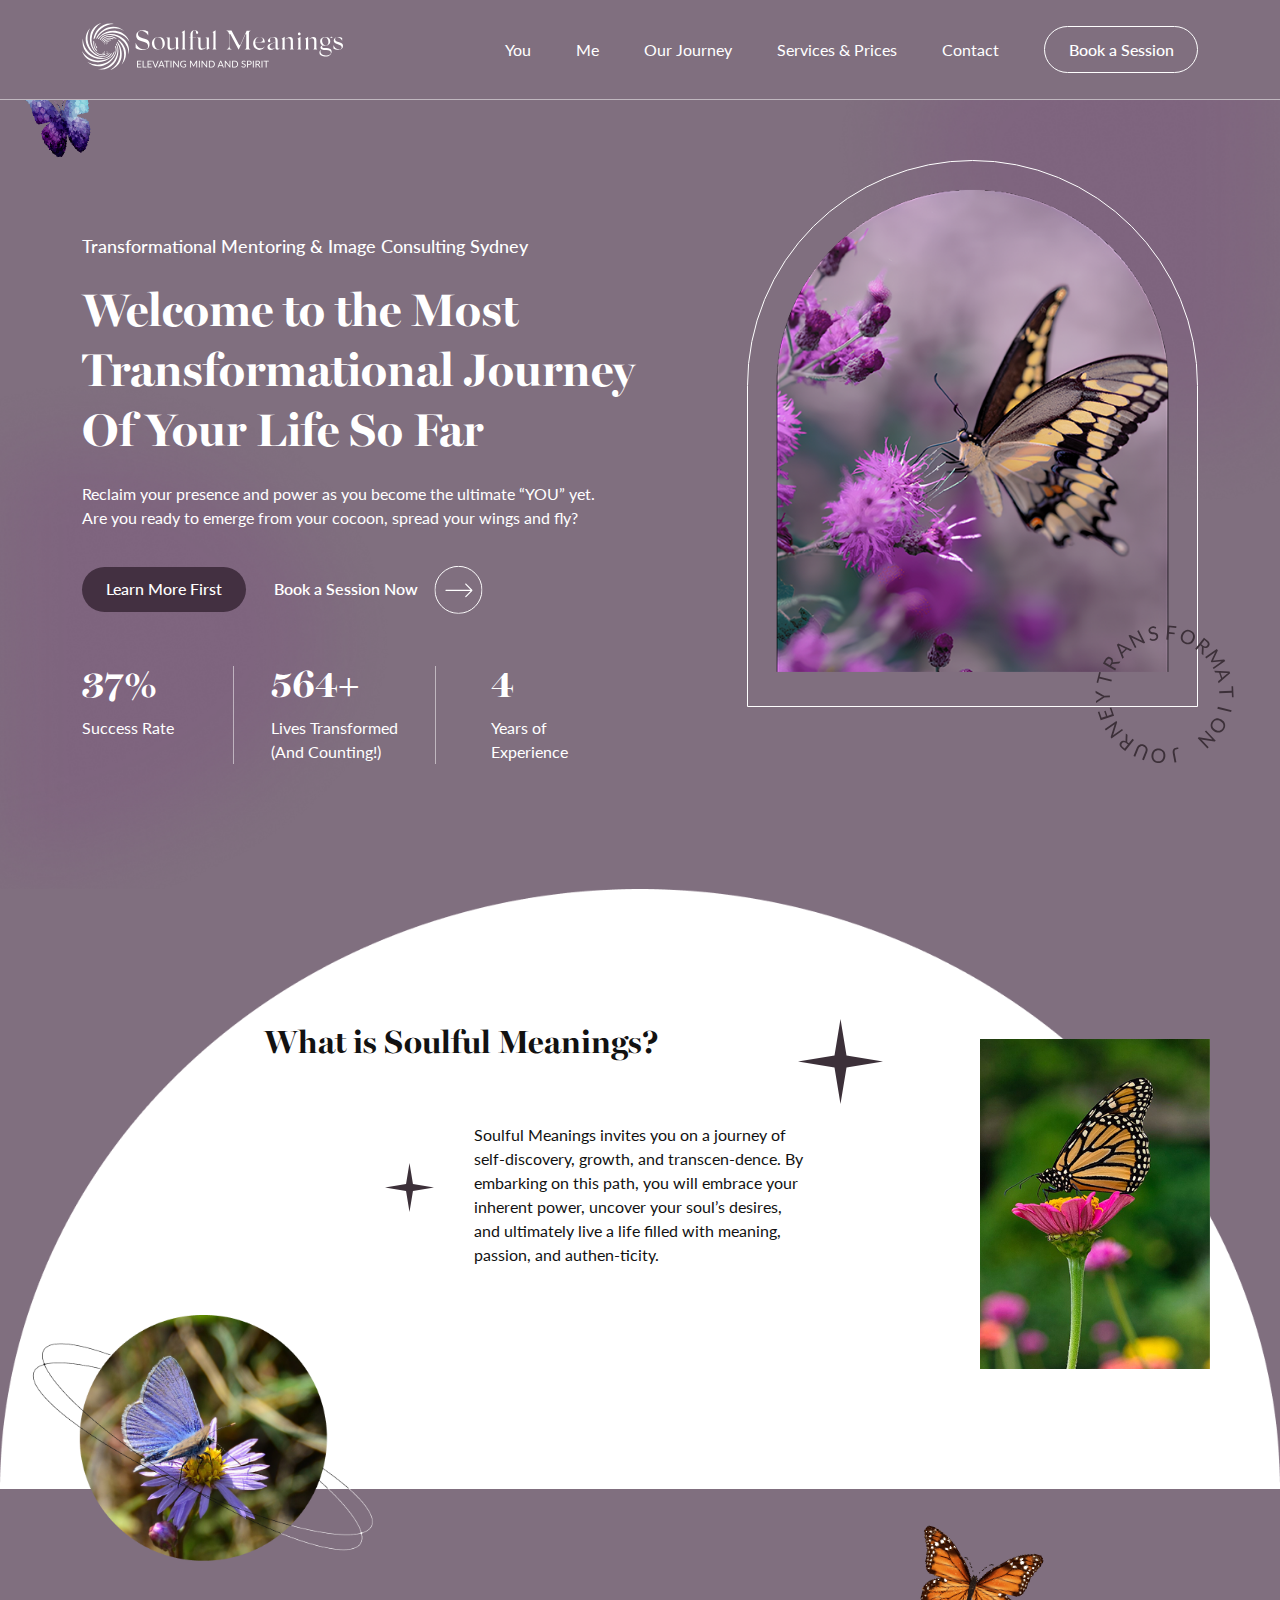
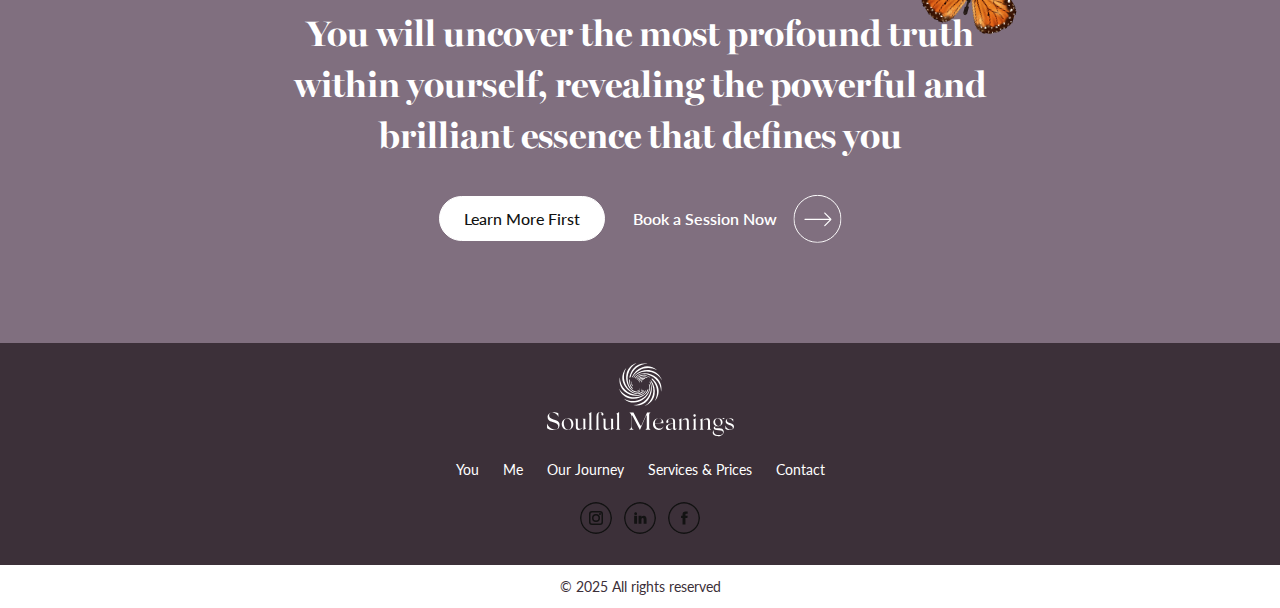
<file: index.html>
<!DOCTYPE html>
<html lang="en">

<head>
    <meta charset="UTF-8">
    <meta http-equiv="X-UA-Compatible" content="IE=edge">
    <meta name="viewport" content="width=device-width, initial-scale=1.0">
    <title>Main</title>
    <!-- <link rel="icon" type="image/x-icon" href="favicon.png"> -->
    <link rel="stylesheet" href="css/lib/bootstrap-grid.min.css">
    <link rel="stylesheet" href="css/style.css">
</head>

<body>
    <div class="pagewrapper">
        <header class="header">
            <div class="container">
                <div class="row align-items-center">
                    <div class="col-xl-3 col-lg-3">
                        <a href="index.html" class="header__logo">
                            <img src="img/general/logo.svg" alt="logo">
                        </a>
                    </div>
                    <div class="col-xl-9 col-lg-9 header__colmenu">
                        <div class="header__navwrap">
                            <nav>
                                <ul>
                                    <li><a href="#">You</a></li>
                                    <li><a href="#">Me</a></li>
                                    <li><a href="#">Our Journey</a></li>
                                    <li><a href="#">Services & Prices</a></li>
                                    <li><a href="#">Contact</a></li>
                                </ul>
                            </nav>
                            <a href="#" class="header__btn">Book a Session</a>
                        </div>
                    </div>
                    <div class="header__burger">
                        <button class="burger burger2"><span></span></button>
                    </div>
                </div>
            </div>
        </header>

        <main class="main">
            <div class="welcomesect">
                <div class="container">
                    <div class="row">
                        <div class="col-lg-7">
                            <div class="welcomesect__info">
                                <img class="butterfly-img" src="img/main/butterfly2.gif" alt="img">
                                <p class="subtitle">
                                    Transformational Mentoring & Image Consulting Sydney
                                </p>
                                <h1>
                                    Welcome to the Most Transformational Journey<br>
                                    Of Your Life So Far
                                </h1>
                                <p>
                                    Reclaim your presence and power as you become the ultimate “YOU” yet. Are you ready
                                    to emerge from your cocoon, spread your wings and fly?
                                </p>
                                <div class="btnsgroup">
                                    <a href="#" class="white-btn">
                                        Learn More First
                                    </a>
                                    <a href="#" class="link-arrow">
                                        <span>Book a Session Now</span>
                                        <img src="img/general/btn-arrow.svg" alt="arrow">
                                    </a>
                                </div>
                                <div class="countup">
                                    <div class="countup__box">
                                        <p class="maintext"><span class="countup__num">100</span>%</p>
                                        <p>
                                            Success
                                            Rate
                                        </p>
                                    </div>
                                    <div class="countup__box">
                                        <p class="maintext"><span class="countup__num">1500</span>+</p>
                                        <p>
                                            Lives Transformed
                                            (And Counting!)
                                        </p>
                                    </div>
                                    <div class="countup__box">
                                        <p class="maintext"><span class="countup__num">12</span></p>
                                        <p>
                                            Years of
                                            Experience
                                        </p>
                                    </div>
                                </div>
                            </div>
                        </div>
                        <div class="col-lg-5">
                            <div class="welcomesect__img">
                                <img class="mainpic" src="img/main/img1.png" alt="img">
                                <img src="img/main/decor-text.svg" alt="img" class="circlepic">
                            </div>
                        </div>
                    </div>
                </div>

                <img class="bgel1" src="img/main/bgel1.png" alt="img">
                <img class="bgel2" src="img/main/bgel2.png" alt="img">
            </div>

            <div class="whatismeaning">
                <img class="bgradius" src="img/main/bg-radius.png" alt="bg">
                <div class="container">
                    <div class="row">
                        <div class="col-xl-5 offset-xl-2 col-lg-6 offset-lg-2 col-md-6 offset-md-1">
                            <h3>What is Soulful Meanings?</h3>
                        </div>
                        <div class="col-xl-4 offset-xl-4 col-lg-5 offset-lg-4 col-md-8">
                            <div class="descr">
                                <p>
                                    Soulful Meanings invites you on a journey of self-discovery, growth, and
                                    transcen-dence.
                                    By embarking on this path, you will embrace your inherent power, uncover your soul’s
                                    desires, and ultimately live a life filled with meaning, passion, and authen-ticity.
                                </p>
                            </div>
                        </div>
                    </div>
                </div>
                <img class="whatismeaning__rightimg" src="img/main/img2.jpg" alt="img">
                <img class="whatismeaning__leftimg" src="img/main/img3.png" alt="img">
                <img class="starimg" src="img/main/star2.svg" alt="img">
            </div>

            <div class="infosection">
                <div class="container">
                    <div class="row justify-content-center">
                        <div class="col-xl-8 col-lg-10">
                            <div class="wrapper text-center">
                                <img class="butterfly-img" src="img/main/butterfly1.gif" alt="img">
                                <h2>
                                    You will uncover the most profound truth within yourself, revealing the powerful and
                                    brilliant
                                    essence that defines you
                                </h2>
                                <div class="btnsgroup">
                                    <a href="#" class="white-btn">
                                        Learn More First
                                    </a>
                                    <a href="#" class="link-arrow">
                                        <span>Book a Session Now</span>
                                        <img src="img/general/btn-arrow.svg" alt="arrow">
                                    </a>
                                </div>
                            </div>
                        </div>
                    </div>
                </div>
            </div>
        </main>

        <footer class="footer">
            <div class="footer__topsect text-center">
                <div class="container">
                    <a href="index.html" class="footer__logo"><img src="img/general/footer-logo.svg" alt="logo"></a>
                    <nav>
                        <ul>
                            <li><a href="#">You</a></li>
                            <li><a href="#">Me</a></li>
                            <li><a href="#">Our Journey</a></li>
                            <li><a href="#">Services & Prices</a></li>
                            <li><a href="#">Contact</a></li>
                        </ul>
                    </nav>
                    <ul class="sociallist">
                        <li><a href="#" target="_blank"><img src="img/general/instagram.svg" alt="icon"></a></li>
                        <li><a href="#" target="_blank"><img src="img/general/linkedin.svg" alt="icon"></a></li>
                        <li><a href="#" target="_blank"><img src="img/general/facebook.svg" alt="icon"></a></li>
                    </ul>
                </div>

            </div>
            <div class="footer__botsect text-center">
                <p>
                    © 2025 All rights reserved
                </p>
            </div>

        </footer>
    </div>


    <script src="js/lib/jquery.js"></script>
    <script src="js/main.js"></script>
</body>



</html>
</file>
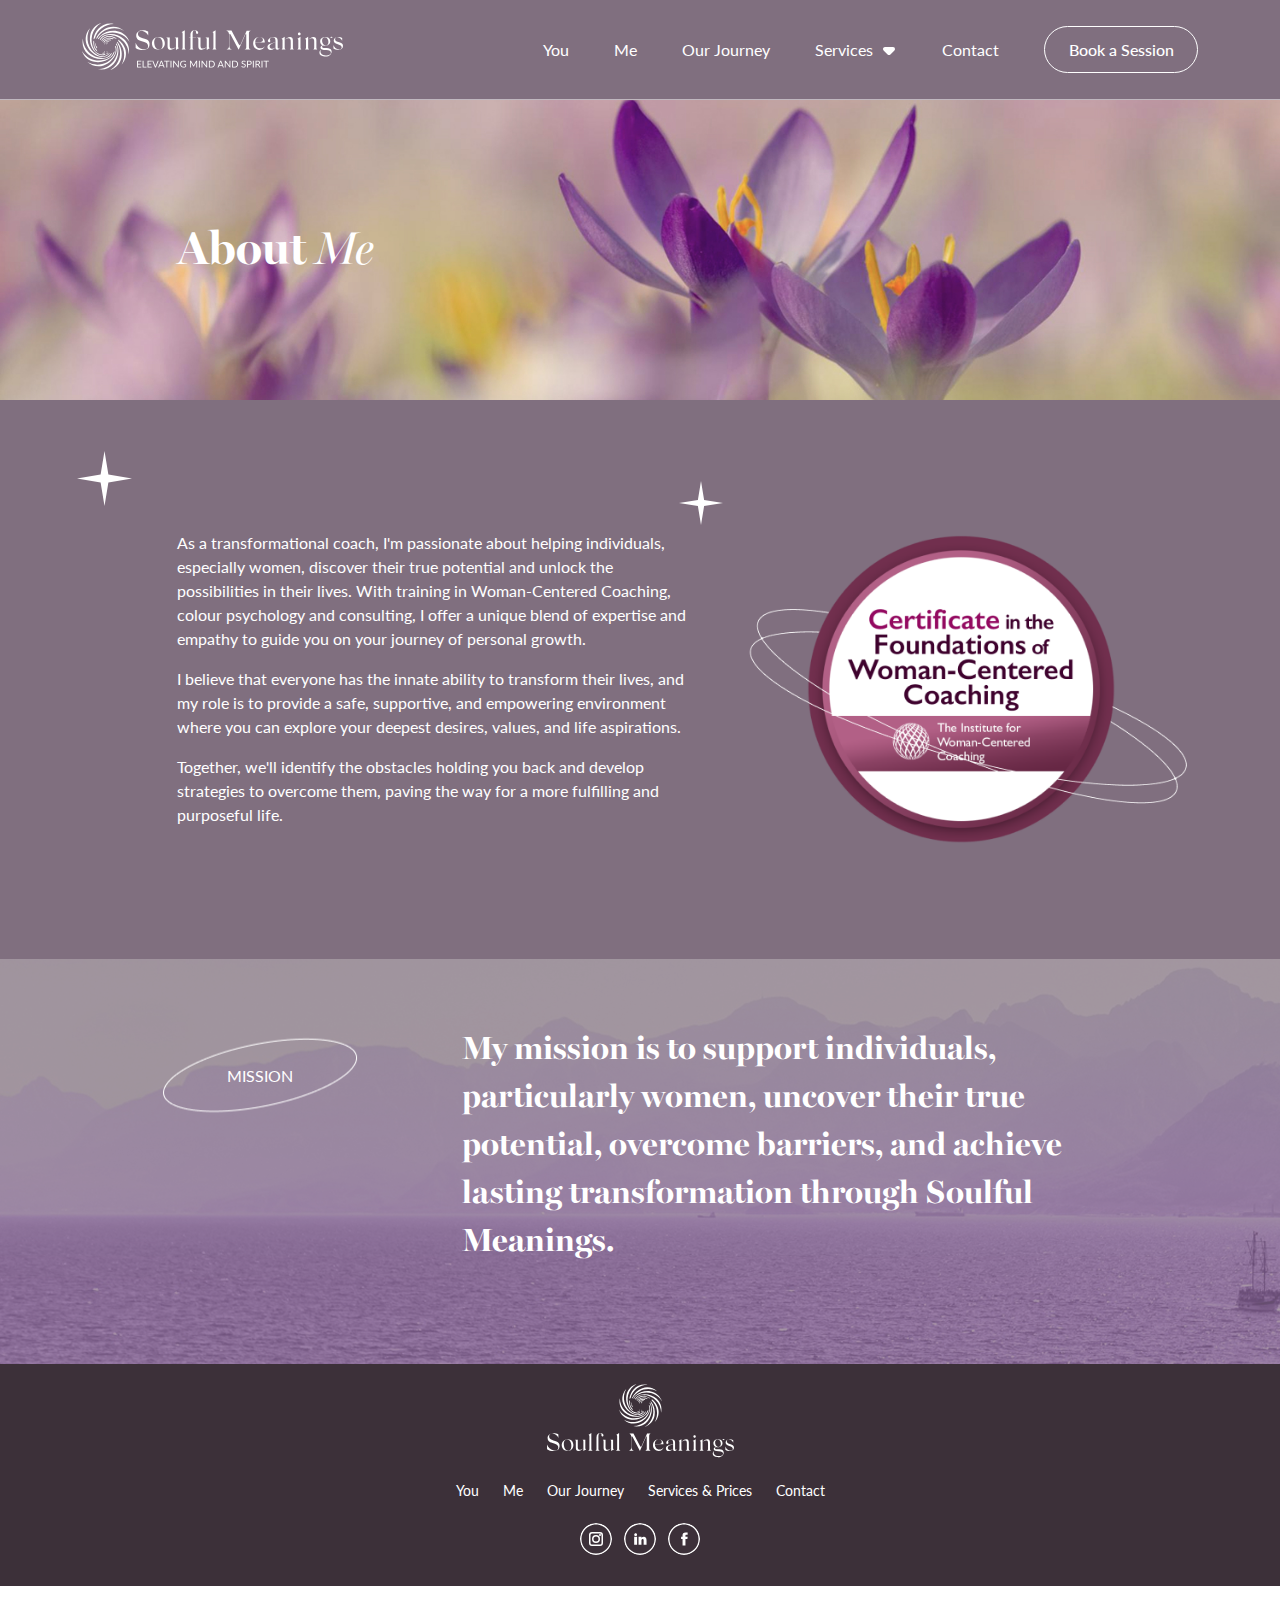
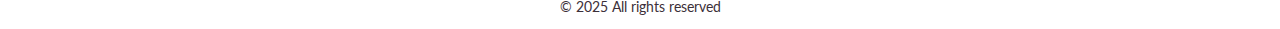
<file: about-me.html>
<!DOCTYPE html>
<html lang="en">

<head>
    <meta charset="UTF-8">
    <meta http-equiv="X-UA-Compatible" content="IE=edge">
    <meta name="viewport" content="width=device-width, initial-scale=1.0">
    <title>About Me</title>
    <!-- <link rel="icon" type="image/x-icon" href="favicon.png"> -->
    <link rel="stylesheet" href="css/lib/bootstrap-grid.min.css">
    <link rel="stylesheet" href="css/style.css">
</head>

<body>
    <div class="pagewrapper">
        <header class="header">
            <div class="container">
                <div class="row align-items-center">
                    <div class="col-xl-3 col-lg-3">
                        <a href="index.html" class="header__logo">
                            <img src="img/general/logo.svg" alt="logo">
                        </a>
                    </div>
                    <div class="col-xl-9 col-lg-9 header__colmenu">
                        <div class="header__navwrap">
                            <nav>
                                <ul>
                                    <li><a href="about-you.html">You</a></li>
                                    <li><a href="about-me.html">Me</a></li>
                                    <li>
                                        <a href="our-journey.html">
                                            Our Journey
                                        </a>
                                    </li>
                                    <li>
                                        <a href="services-prices.html">
                                            Services
                                        </a>
                                        <span>
                                            <img src="img/general/header-arrow.svg" alt="icon">
                                        </span>
                                        <ul>
                                            <li><a href="service-individual.html">Rapid Transformational Therapy ( RTT)</a></li>
                                            <li><a href="service-rtc.html">Rapid Transformation Coaching (RTC)</a></li>
                                            <li><a href="service-women-centered-coaching.html">Women Centred Coaching</a></li>
                                            <li><a href="service-fertility-coaching.html">Fertility Coaching</a></li>
                                            <li><a href="service-intuitive-coaching.html">Intuitive Coaching</a></li>
                                        </ul>
                                    </li>
                                    <li><a href="contacts.html">Contact</a></li>
                                </ul>
                            </nav>
                            <a href="#" class="header__btn">Book a Session</a>
                        </div>
                    </div>
                    <div class="header__burger">
                        <button class="burger burger2"><span></span></button>
                    </div>
                </div>
            </div>
        </header>

        <main class="main">
            <div class="herosection herosection__you">
                <img src="img/about/hero-me.jpg" alt="hero img">
                <div class="container">
                    <div class="row justify-content-center">
                        <div class="col-lg-10">
                            <h1 class="text-left">About <span>Me</span></h1>
                        </div>
                    </div>
                </div>
            </div>

            <div class="aboutsect aboutsect_me">
                <div class="container">
                    <div class="row align-items-center">
                        <div class="col-lg-6 offset-xl-1 col-md-7">
                            <div class="description">
                                <p>
                                    As a transformational coach, I'm passionate about helping individuals, especially
                                    women, discover their true potential and unlock the possibilities in their lives.
                                    With training in Woman-Centered Coaching, colour psychology and consulting, I offer
                                    a unique blend of expertise and empathy to guide you on your journey of personal
                                    growth.
                                </p>
                                <p>
                                    I believe that everyone has the innate ability to transform their lives, and my role
                                    is to provide a safe, supportive, and empowering environment where you can explore
                                    your deepest desires, values, and life aspirations.
                                </p>
                                <p>
                                    Together, we'll identify the obstacles holding you back and develop strategies to
                                    overcome them, paving the way for a more fulfilling and purposeful life.
                                </p>
                                <img src="img/about/star1.svg" alt="img" class="star1">
                                <img src="img/about/star2.svg" alt="img" class="star2">
                            </div>
                        </div>
                        <div class="col-xl-5 col-lg-6 col-md-5">
                            <div class="imgwrap">
                                <img src="img/about/img5.png" alt="img">
                            </div>
                        </div>
                    </div>
                </div>
            </div>

            <div class="transformation transformation_me">
                <img class="transformation__bg" src="img/about/img6.jpg" alt="img">
                <div class="container">
                    <div class="row">
                        <div class="col-lg-4">
                            <div class="text-center">
                                <div class="labeltext">
                                    <span>Mission</span>
                                </div>
                            </div>
                        </div>
                        <div class="col-xl-7 col-lg-8 text-left">
                            <h3>
                                My mission is to support individuals, particularly women, uncover their true potential,
                                overcome barriers, and achieve lasting transformation through Soulful Meanings.
                            </h3>
                        </div>
                    </div>
                </div>
            </div>

        </main>

        <footer class="footer">
            <div class="footer__topsect text-center">
                <div class="container">
                    <a href="index.html" class="footer__logo"><img src="img/general/footer-logo.svg" alt="logo"></a>
                    <nav>
                        <ul>
                            <li><a href="#">You</a></li>
                            <li><a href="#">Me</a></li>
                            <li><a href="#">Our Journey</a></li>
                            <li><a href="#">Services & Prices</a></li>
                            <li><a href="#">Contact</a></li>
                        </ul>
                    </nav>
                    <ul class="sociallist">
                        <li><a href="#" target="_blank"><img src="img/general/instagram-white.svg" alt="icon"></a></li>
                        <li><a href="#" target="_blank"><img src="img/general/linkedin-white.svg" alt="icon"></a></li>
                        <li><a href="#" target="_blank"><img src="img/general/facebook-white.svg" alt="icon"></a></li>
                    </ul>
                </div>

            </div>
            <div class="footer__botsect text-center">
                <p>
                    © 2025 All rights reserved
                </p>
            </div>

        </footer>
    </div>


    <script src="js/lib/jquery.js"></script>
    <script src="js/main.js"></script>
</body>

</html>
</file>
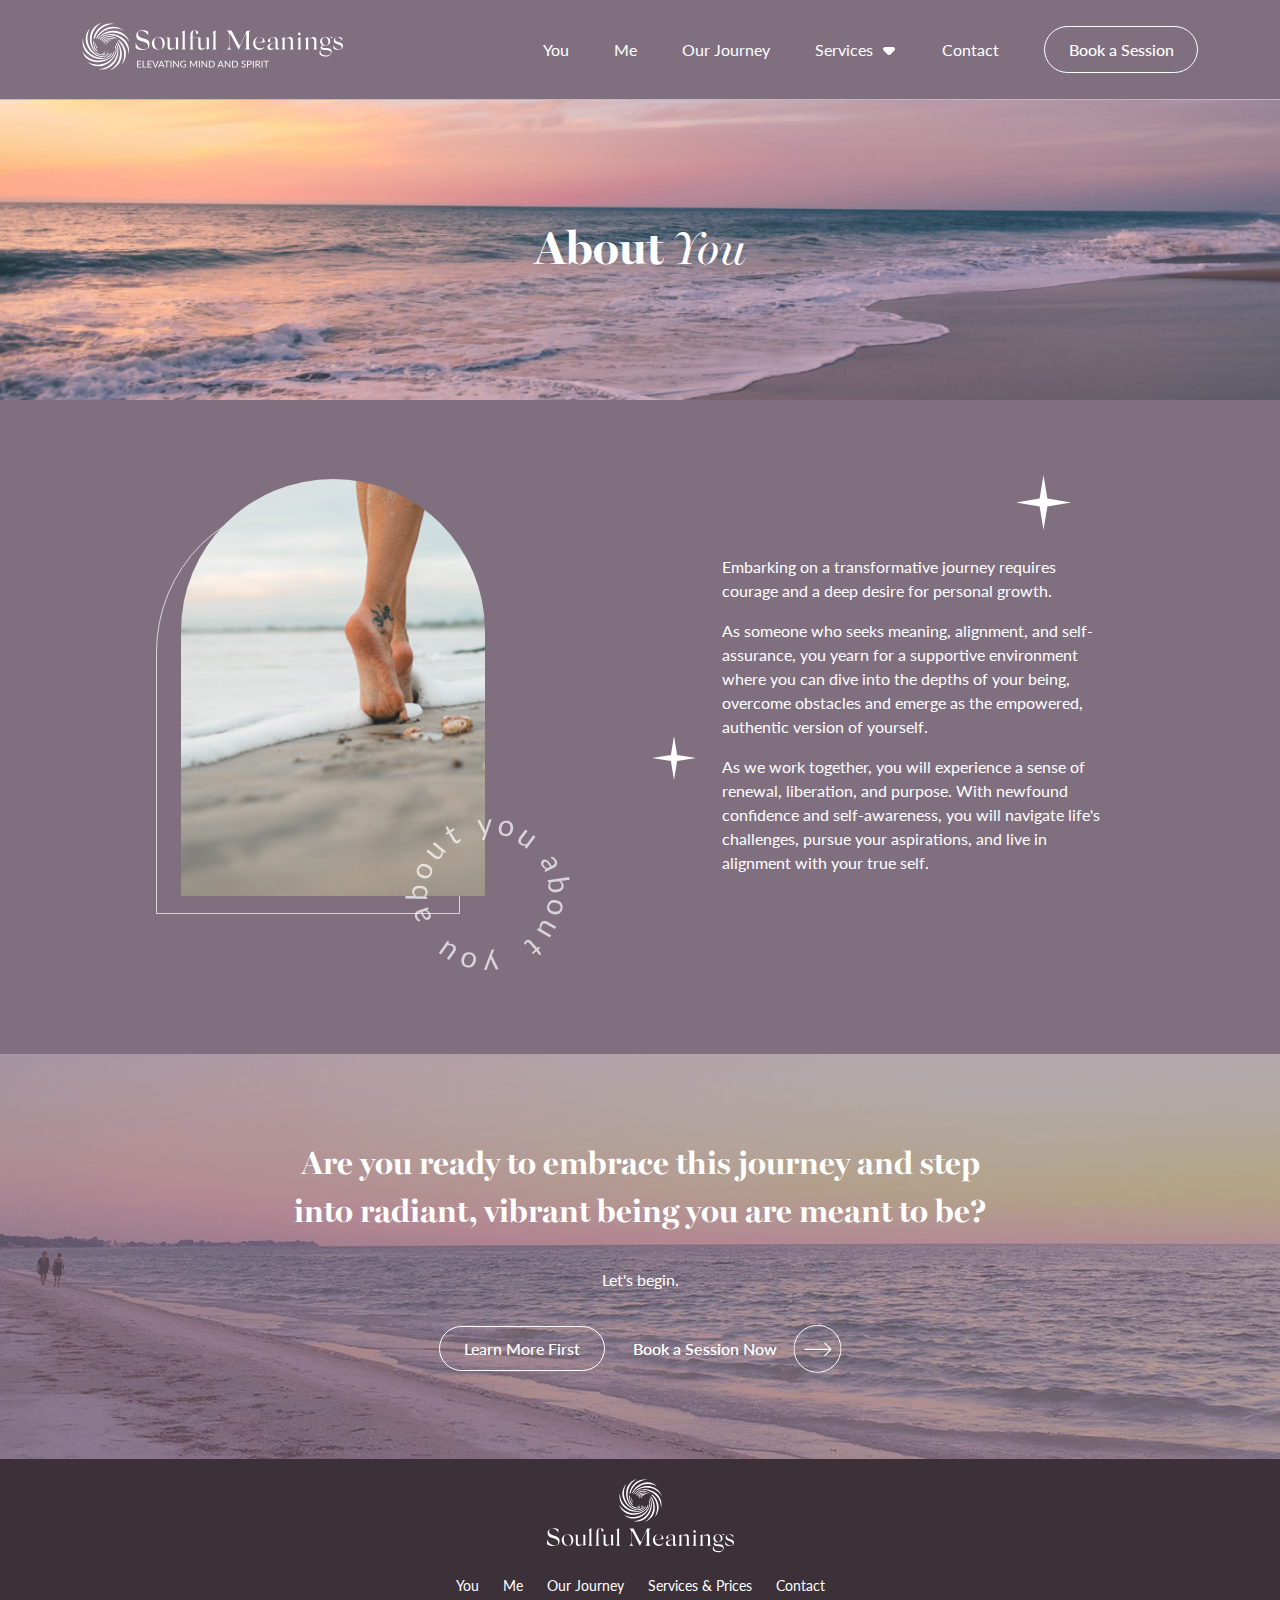
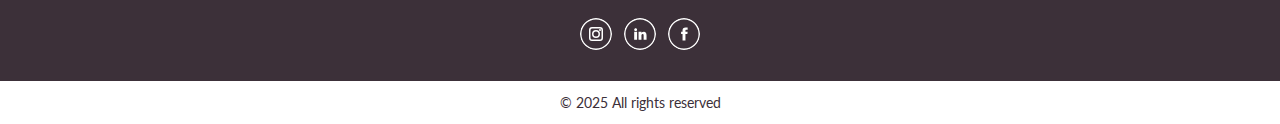
<file: about-you.html>
<!DOCTYPE html>
<html lang="en">

<head>
    <meta charset="UTF-8">
    <meta http-equiv="X-UA-Compatible" content="IE=edge">
    <meta name="viewport" content="width=device-width, initial-scale=1.0">
    <title>About You</title>
    <!-- <link rel="icon" type="image/x-icon" href="favicon.png"> -->
    <link rel="stylesheet" href="css/lib/bootstrap-grid.min.css">
    <link rel="stylesheet" href="css/style.css">
</head>

<body>
    <div class="pagewrapper">
        <header class="header">
            <div class="container">
                <div class="row align-items-center">
                    <div class="col-xl-3 col-lg-3">
                        <a href="index.html" class="header__logo">
                            <img src="img/general/logo.svg" alt="logo">
                        </a>
                    </div>
                    <div class="col-xl-9 col-lg-9 header__colmenu">
                        <div class="header__navwrap">
                            <nav>
                                <ul>
                                    <li><a href="#">You</a></li>
                                    <li><a href="#">Me</a></li>
                                    <li>
                                        <a href="#">
                                            Our Journey
                                        </a>
                                    </li>
                                    <li>
                                        <a href="#">
                                            Services
                                        </a>
                                        <span>
                                            <img src="img/general/header-arrow.svg" alt="icon">
                                        </span>
                                        <ul>
                                            <li><a href="#">Rapid Transformational Therapy ( RTT)</a></li>
                                            <li><a href="#">Rapid Transformation Coaching (RTC)</a></li>
                                            <li><a href="#">Women Centred Coaching</a></li>
                                            <li><a href="#">Fertility Coaching</a></li>
                                        </ul>
                                    </li>
                                    <li><a href="#">Contact</a></li>
                                </ul>
                            </nav>
                            <a href="#" class="header__btn">Book a Session</a>
                        </div>
                    </div>
                    <div class="header__burger">
                        <button class="burger burger2"><span></span></button>
                    </div>
                </div>
            </div>
        </header>

        <main class="main">
            <div class="herosection herosection__you">
                <img src="img/about/hero-you.png" alt="hero img">
                <div class="container">
                    <h1>About <span>You</span></h1>
                </div>
            </div>

            <div class="aboutsect">
                <div class="container">
                    <div class="row align-items-center">
                        <div class="col-xl-5 col-lg-6 col-md-5 acrcol">
                            <div class="aboutsect-radimgwrap">
                                <div class="imgwrap">
                                    <img src="img/about/img1.png" alt="img">
                                </div>
                                <img src="img/about/circle-text.svg" alt="img" class="circletext">
                            </div>
                        </div>
                        <div class="col-xl-5 col-lg-6 col-md-7 offset-xl-1">
                            <div class="description">
                                <div class="spaceleftbox">
                                    <p>
                                        Embarking on a transformative journey requires courage and a deep desire for
                                        personal growth.
                                    </p>
                                    <p>
                                        As someone who seeks meaning, alignment, and self-assurance, you yearn for a
                                        supportive environment where you can dive into the depths of your being,
                                        overcome obstacles and emerge as the empowered, authentic
                                        version of yourself.
                                    </p>
                                    <p>
                                        As we work together, you will experience a sense of renewal, liberation, and
                                        purpose. With newfound confidence and self-awareness, you will navigate life's
                                        challenges, pursue your aspirations, and live in alignment with your true self.
                                    </p>
                                </div>
                                <img src="img/about/star1.svg" alt="img" class="star1">
                                <img src="img/about/star2.svg" alt="img" class="star2">
                            </div>
                        </div>
                    </div>
                </div>
            </div>

            <div class="transformation">
                <img class="transformation__bg" src="img/about/img2.jpg" alt="img">
                <div class="container">
                    <div class="row justify-content-center">
                        <div class="col-xl-8">
                            <h3>
                                Are you ready to embrace this journey
                                and step into radiant, vibrant being
                                you are meant to be?
                            </h3>
                            <p>
                                Let's begin.
                            </p>
                            <div class="btnsgroup">
                                <a href="#" class="white-btn bordered">
                                    Learn More First
                                </a>
                                <a href="#" class="link-arrow">
                                    <span>Book a Session Now</span>
                                    <img src="img/general/btn-arrow.svg" alt="arrow">
                                </a>
                            </div>
                        </div>
                    </div>
                </div>
            </div>

        </main>

        <footer class="footer">
            <div class="footer__topsect text-center">
                <div class="container">
                    <a href="index.html" class="footer__logo"><img src="img/general/footer-logo.svg" alt="logo"></a>
                    <nav>
                        <ul>
                            <li><a href="#">You</a></li>
                            <li><a href="#">Me</a></li>
                            <li><a href="#">Our Journey</a></li>
                            <li><a href="#">Services & Prices</a></li>
                            <li><a href="#">Contact</a></li>
                        </ul>
                    </nav>
                    <ul class="sociallist">
                        <li><a href="#" target="_blank"><img src="img/general/instagram-white.svg" alt="icon"></a></li>
                        <li><a href="#" target="_blank"><img src="img/general/linkedin-white.svg" alt="icon"></a></li>
                        <li><a href="#" target="_blank"><img src="img/general/facebook-white.svg" alt="icon"></a></li>
                    </ul>
                </div>

            </div>
            <div class="footer__botsect text-center">
                <p>
                    © 2025 All rights reserved
                </p>
            </div>

        </footer>
    </div>

    <script src="js/lib/jquery.js"></script>
    <script src="js/main.js"></script>
</body>

</html>
</file>
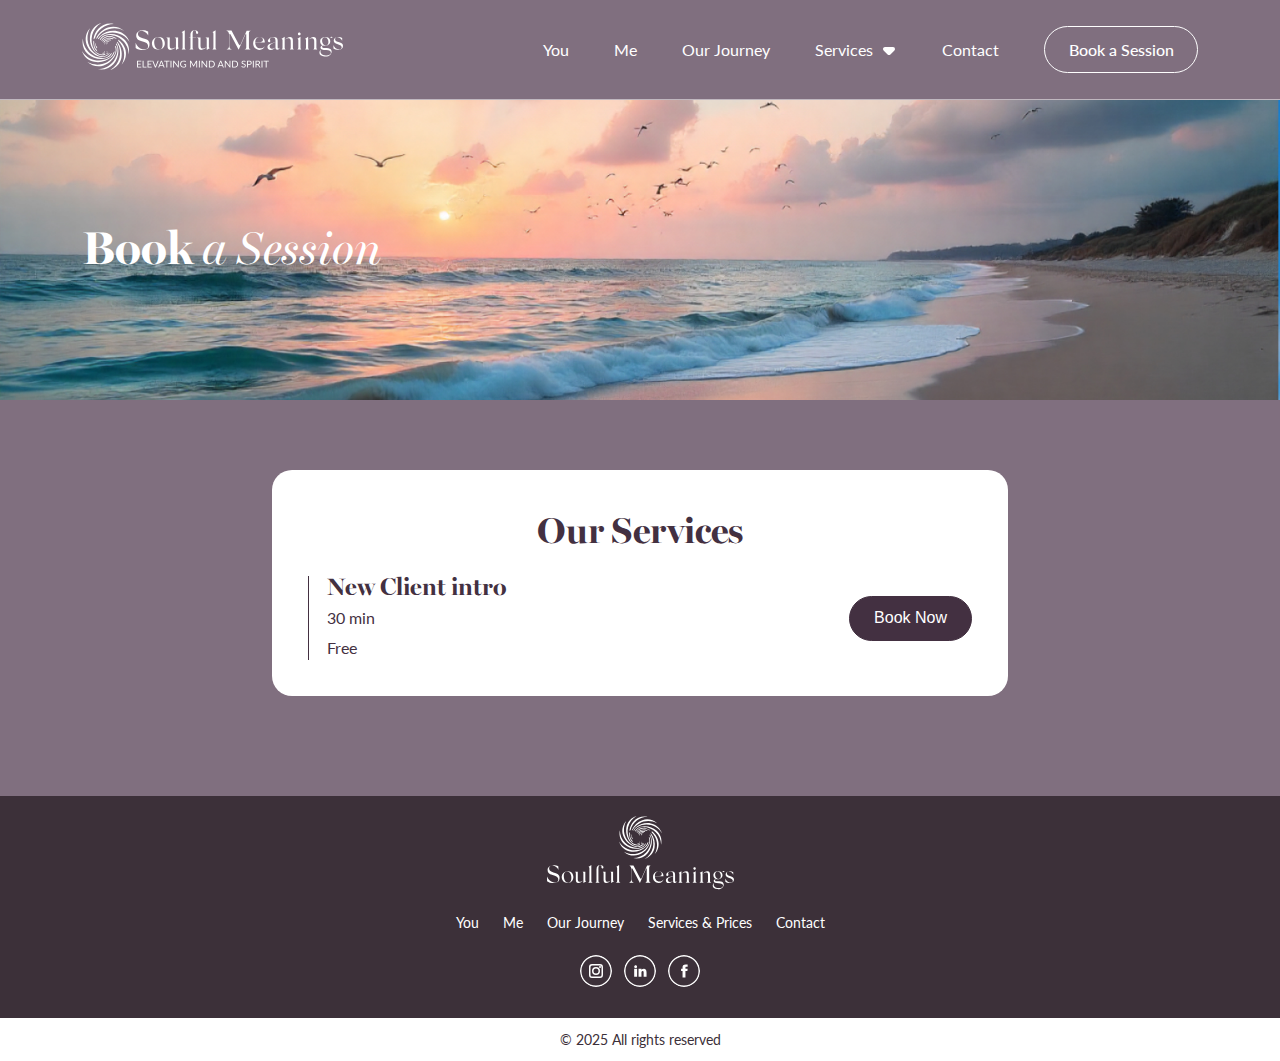
<file: booksession.html>
<!DOCTYPE html>
<html lang="en">

<head>
    <meta charset="UTF-8">
    <meta http-equiv="X-UA-Compatible" content="IE=edge">
    <meta name="viewport" content="width=device-width, initial-scale=1.0">
    <title>Book a session</title>
    <!-- <link rel="icon" type="image/x-icon" href="favicon.png"> -->
    <link rel="stylesheet" href="css/lib/bootstrap-grid.min.css">
    <link rel="stylesheet" href="css/style.css">
</head>

<body>
    <div class="pagewrapper">
        <header class="header">
            <div class="container">
                <div class="row align-items-center">
                    <div class="col-xl-3 col-lg-3">
                        <a href="index.html" class="header__logo">
                            <img src="img/general/logo.svg" alt="logo">
                        </a>
                    </div>
                    <div class="col-xl-9 col-lg-9 header__colmenu">
                        <div class="header__navwrap">
                            <nav>
                                <ul>
                                    <li><a href="#">You</a></li>
                                    <li><a href="#">Me</a></li>
                                    <li>
                                        <a href="#">
                                            Our Journey
                                        </a>
                                    </li>
                                    <li>
                                        <a href="#">
                                            Services
                                        </a>
                                        <span>
                                            <img src="img/general/header-arrow.svg" alt="icon">
                                        </span>
                                        <ul>
                                            <li><a href="#">Rapid Transformational Therapy ( RTT)</a></li>
                                            <li><a href="#">Rapid Transformation Coaching (RTC)</a></li>
                                            <li><a href="#">Women Centred Coaching</a></li>
                                            <li><a href="#">Fertility Coaching</a></li>
                                        </ul>
                                    </li>
                                    <li><a href="#">Contact</a></li>
                                </ul>
                            </nav>
                            <a href="#" class="header__btn">Book a Session</a>
                        </div>
                    </div>
                    <div class="header__burger">
                        <button class="burger burger2"><span></span></button>
                    </div>
                </div>
            </div>
        </header>

        <main class="main">
            <div class="herosection herosection__book">
                <img src="img/book/hero.jpg" alt="hero img">
                <div class="container">
                    <h1 class="white-color text-left">Book <span>a Session</span></h1>
                </div>
            </div>

            <div class="booksection">
                <div class="container">

                    <div class="row justify-content-center ourservicesrow">
                        <div class="col-xl-8">
                            <div class="bookserv">
                                <h2>Our Services </h2>
                                <div class="bookserv__infowrapper">
                                    <div class="bookserv__info">
                                        <div class="intro">
                                            <h4>New Client intro</h4>
                                            <p>30 min</p>
                                            <p>Free</p>
                                        </div>
                                        <div class="btnwrap">
                                            <button class="booknow">Book Now</button>
                                        </div>
                                    </div>


                                </div>
                            </div>
                        </div>
                    </div>

                    <div class="calendywrap">
                        <div class="back">
                            <a href="#">
                                <img src="img/book/back.svg" alt="back">
                                <span>Back</span>
                            </a>
                        </div>
                        <div class="calendywrap__header">
                            <h2>New Client Intro</h2>
                            <p>
                                Check out our availability and book the date and time that works for you
                            </p>
                        </div>
                    </div>
                </div>
            </div>


        </main>

        <footer class="footer">
            <div class="footer__topsect text-center">
                <div class="container">
                    <a href="index.html" class="footer__logo"><img src="img/general/footer-logo.svg" alt="logo"></a>
                    <nav>
                        <ul>
                            <li><a href="#">You</a></li>
                            <li><a href="#">Me</a></li>
                            <li><a href="#">Our Journey</a></li>
                            <li><a href="#">Services & Prices</a></li>
                            <li><a href="#">Contact</a></li>
                        </ul>
                    </nav>
                    <ul class="sociallist">
                        <li><a href="#" target="_blank"><img src="img/general/instagram-white.svg" alt="icon"></a></li>
                        <li><a href="#" target="_blank"><img src="img/general/linkedin-white.svg" alt="icon"></a></li>
                        <li><a href="#" target="_blank"><img src="img/general/facebook-white.svg" alt="icon"></a></li>
                    </ul>
                </div>

            </div>
            <div class="footer__botsect text-center">
                <p>
                    © 2025 All rights reserved
                </p>
            </div>

        </footer>
    </div>

    <script src="js/lib/jquery.js"></script>
    <script src="js/main.js"></script>
</body>



</html>
</file>
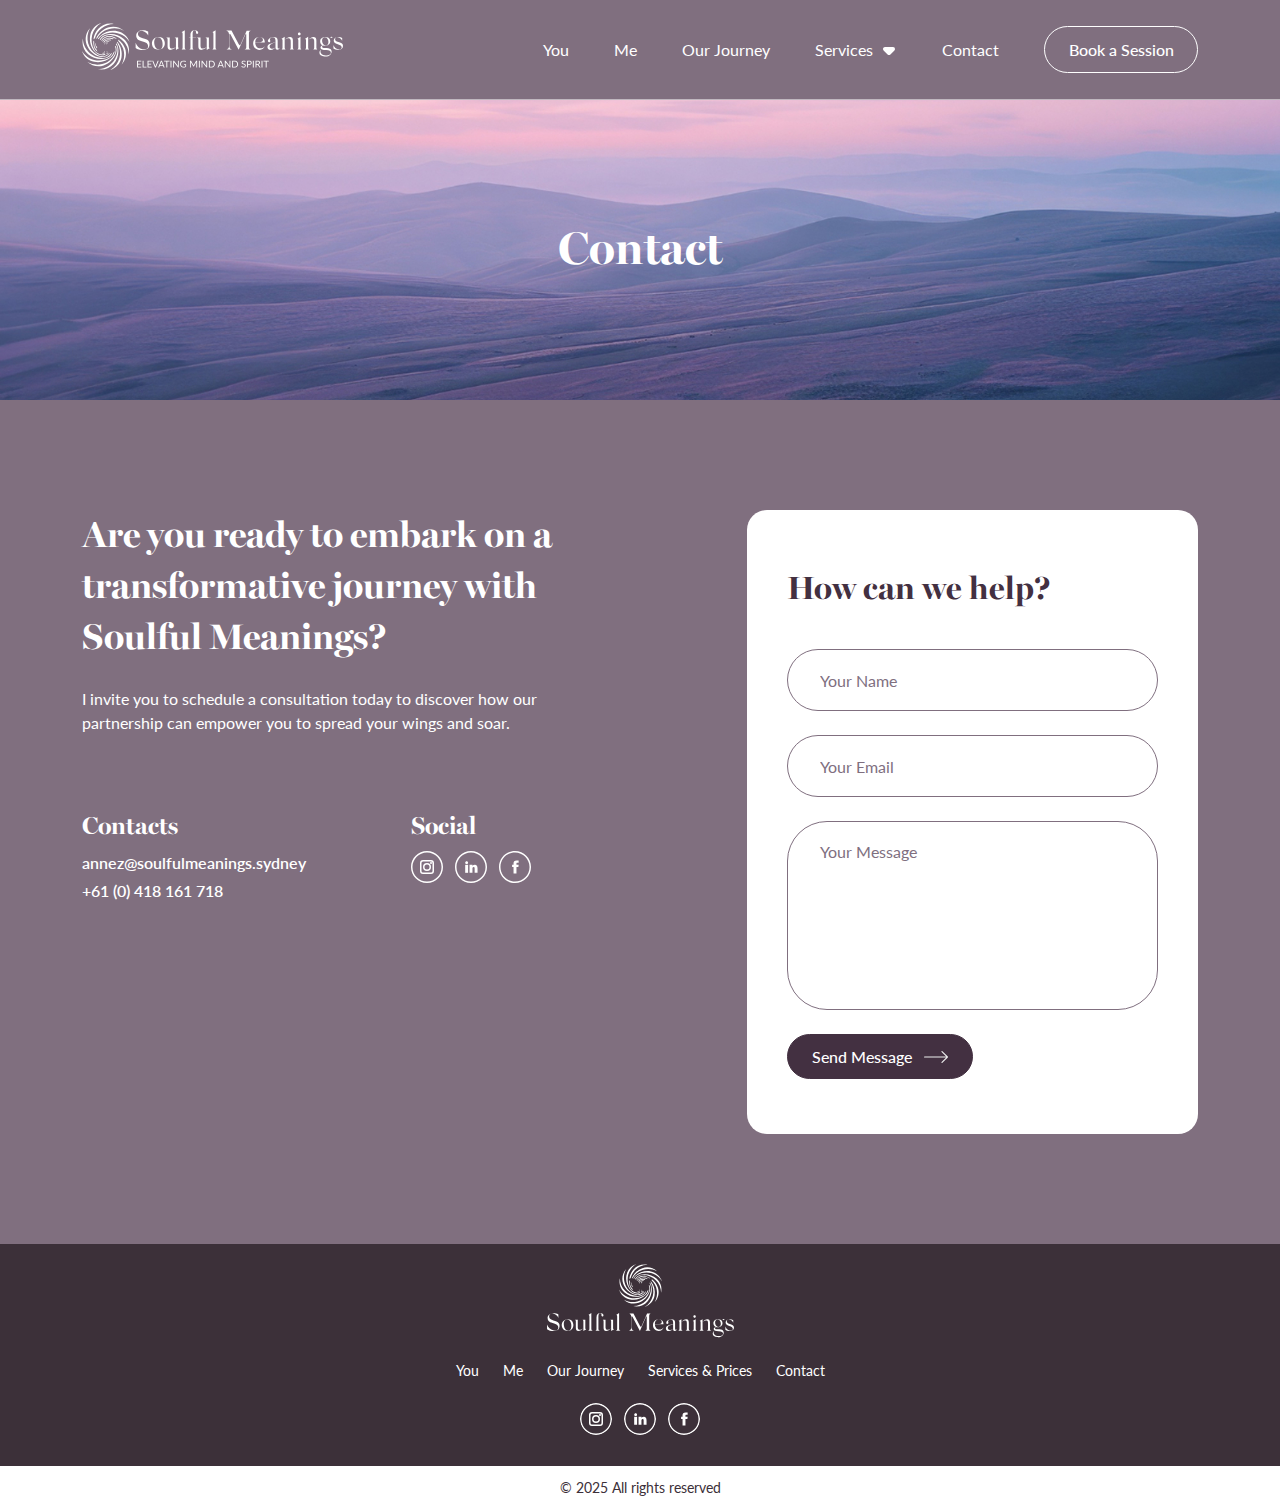
<file: contacts.html>
<!DOCTYPE html>
<html lang="en">

<head>
    <meta charset="UTF-8">
    <meta http-equiv="X-UA-Compatible" content="IE=edge">
    <meta name="viewport" content="width=device-width, initial-scale=1.0">
    <title>Contact Us</title>
    <!-- <link rel="icon" type="image/x-icon" href="favicon.png"> -->
    <link rel="stylesheet" href="css/lib/bootstrap-grid.min.css">
    <link rel="stylesheet" href="css/style.css">
</head>

<body>
    <div class="pagewrapper">
        <header class="header">
            <div class="container">
                <div class="row align-items-center">
                    <div class="col-xl-3 col-lg-3">
                        <a href="index.html" class="header__logo">
                            <img src="img/general/logo.svg" alt="logo">
                        </a>
                    </div>
                    <div class="col-xl-9 col-lg-9 header__colmenu">
                        <div class="header__navwrap">
                            <nav>
                                <ul>
                                    <li><a href="#">You</a></li>
                                    <li><a href="#">Me</a></li>
                                    <li>
                                        <a href="#">
                                            Our Journey
                                        </a>
                                    </li>
                                    <li>
                                        <a href="#">
                                            Services
                                        </a>
                                        <span>
                                            <img src="img/general/header-arrow.svg" alt="icon">
                                        </span>
                                        <ul>
                                            <li><a href="#">Rapid Transformational Therapy ( RTT)</a></li>
                                            <li><a href="#">Rapid Transformation Coaching (RTC)</a></li>
                                            <li><a href="#">Women Centred Coaching</a></li>
                                            <li><a href="#">Fertility Coaching</a></li>
                                        </ul>
                                    </li>
                                    <li><a href="#">Contact</a></li>
                                </ul>
                            </nav>
                            <a href="#" class="header__btn">Book a Session</a>
                        </div>
                    </div>
                    <div class="header__burger">
                        <button class="burger burger2"><span></span></button>
                    </div>
                </div>
            </div>
        </header>

        <main class="main">
            <div class="herosection herosection__servprices">
                <img src="img/contacts/hero.jpg" alt="hero img">
                <div class="container">
                    <h1>Contact</h1>
                </div>
            </div>

            <div class="contactinfo">
                <div class="container">
                    <div class="row">
                        <div class="col-xl-7 col-lg-6">
                            <div class="description">
                                <h2>
                                    Are you ready to embark on
                                    a transformative journey
                                    with Soulful Meanings?
                                </h2>
                                <p>
                                    I invite you to schedule a consultation today to discover how our partnership can
                                    empower you to spread your wings and soar.
                                </p>
                            </div>
                            <div class="contlistwrapper">
                                <div class="leftcl">
                                    <div class="contlist">
                                        <p class="title">Contacts</p>
                                        <ul>
                                            <li>
                                                <a
                                                    href="mailto:annez@soulfulmeanings.sydney">annez@soulfulmeanings.sydney</a>
                                            </li>
                                            <li>
                                                <a href="tel:+610418161718">+61 (0) 418 161 718</a>
                                            </li>
                                        </ul>
                                    </div>
                                </div>
                                <div class="rightcl">
                                    <div class="contlist">
                                        <p class="title">Social</p>
                                        <ul class="contsocial">
                                            <li>
                                                <a href="#" target="_blank">
                                                    <img src="img/contacts/instagram.svg" alt="instagram">
                                                </a>
                                            </li>
                                            <li>
                                                <a href="#" target="_blank">
                                                    <img src="img/contacts/linkedin.svg" alt="linkedin">
                                                </a>
                                            </li>
                                            <li>
                                                <a href="#" target="_blank">
                                                    <img src="img/contacts/facebook.svg" alt="facebook">
                                                </a>
                                            </li>
                                        </ul>
                                    </div>
                                </div>
                            </div>
                        </div>
                        <div class="col-xl-5 col-lg-6">
                            <div class="contformsect">
                                <div class="cform-wrapper">
                                    <h3>How can we help?</h3>
                                    <form action="#">
                                        <div class="inputfield">
                                            <input type="text" placeholder="Your Name">
                                        </div>
                                        <div class="inputfield">
                                            <input type="email" placeholder="Your Email">
                                        </div>
                                        <div class="inputfield">
                                            <textarea placeholder="Your Message"></textarea>
                                        </div>
                                        <div class="frmbtn">
                                            <!-- <a href="#" class="white-btn purple">
                                                Inquire Now
                                                <img src="img/general/btn-arrow-black.svg" alt="img">
                                            </a> -->
                                            <span class="white-btn purple" data-target="#modal">
                                                Send Message
                                                <img src="img/general/btn-arrow-black.svg" alt="img">
                                            </span>
                                        </div>
                                    </form>
                                </div>
                            </div>
                        </div>
                    </div>
                </div>
            </div>

        </main>

        <footer class="footer">
            <div class="footer__topsect text-center">
                <div class="container">
                    <a href="index.html" class="footer__logo"><img src="img/general/footer-logo.svg" alt="logo"></a>
                    <nav>
                        <ul>
                            <li><a href="#">You</a></li>
                            <li><a href="#">Me</a></li>
                            <li><a href="#">Our Journey</a></li>
                            <li><a href="#">Services & Prices</a></li>
                            <li><a href="#">Contact</a></li>
                        </ul>
                    </nav>
                    <ul class="sociallist">
                        <li><a href="#" target="_blank"><img src="img/general/instagram-white.svg" alt="icon"></a></li>
                        <li><a href="#" target="_blank"><img src="img/general/linkedin-white.svg" alt="icon"></a></li>
                        <li><a href="#" target="_blank"><img src="img/general/facebook-white.svg" alt="icon"></a></li>
                    </ul>
                </div>

            </div>
            <div class="footer__botsect text-center">
                <p>
                    © 2025 All rights reserved
                </p>
            </div>

        </footer>
    </div>

    <div class="modalwrapper modal" id="modal">
        <div class="moddail">
            <div class="modalbox">
                <button class="closemodal" data-close>
                    <img src="img/contacts/close-white.svg" alt="close">
                </button>
                <img class="butterfly-img" src="img/main/butterfly6.gif" alt="img">
                <h2>
                    Your message<br>
                    has been successfully sent!
                </h2>
                <p>
                    We’ve received your inquiry and will get back to you as soon as possible.
                </p>
                <a href="#">Home page</a>
            </div>
        </div>
    </div>


    <script src="js/lib/jquery.js"></script>
    <script src="js/main.js"></script>
</body>



</html>
</file>
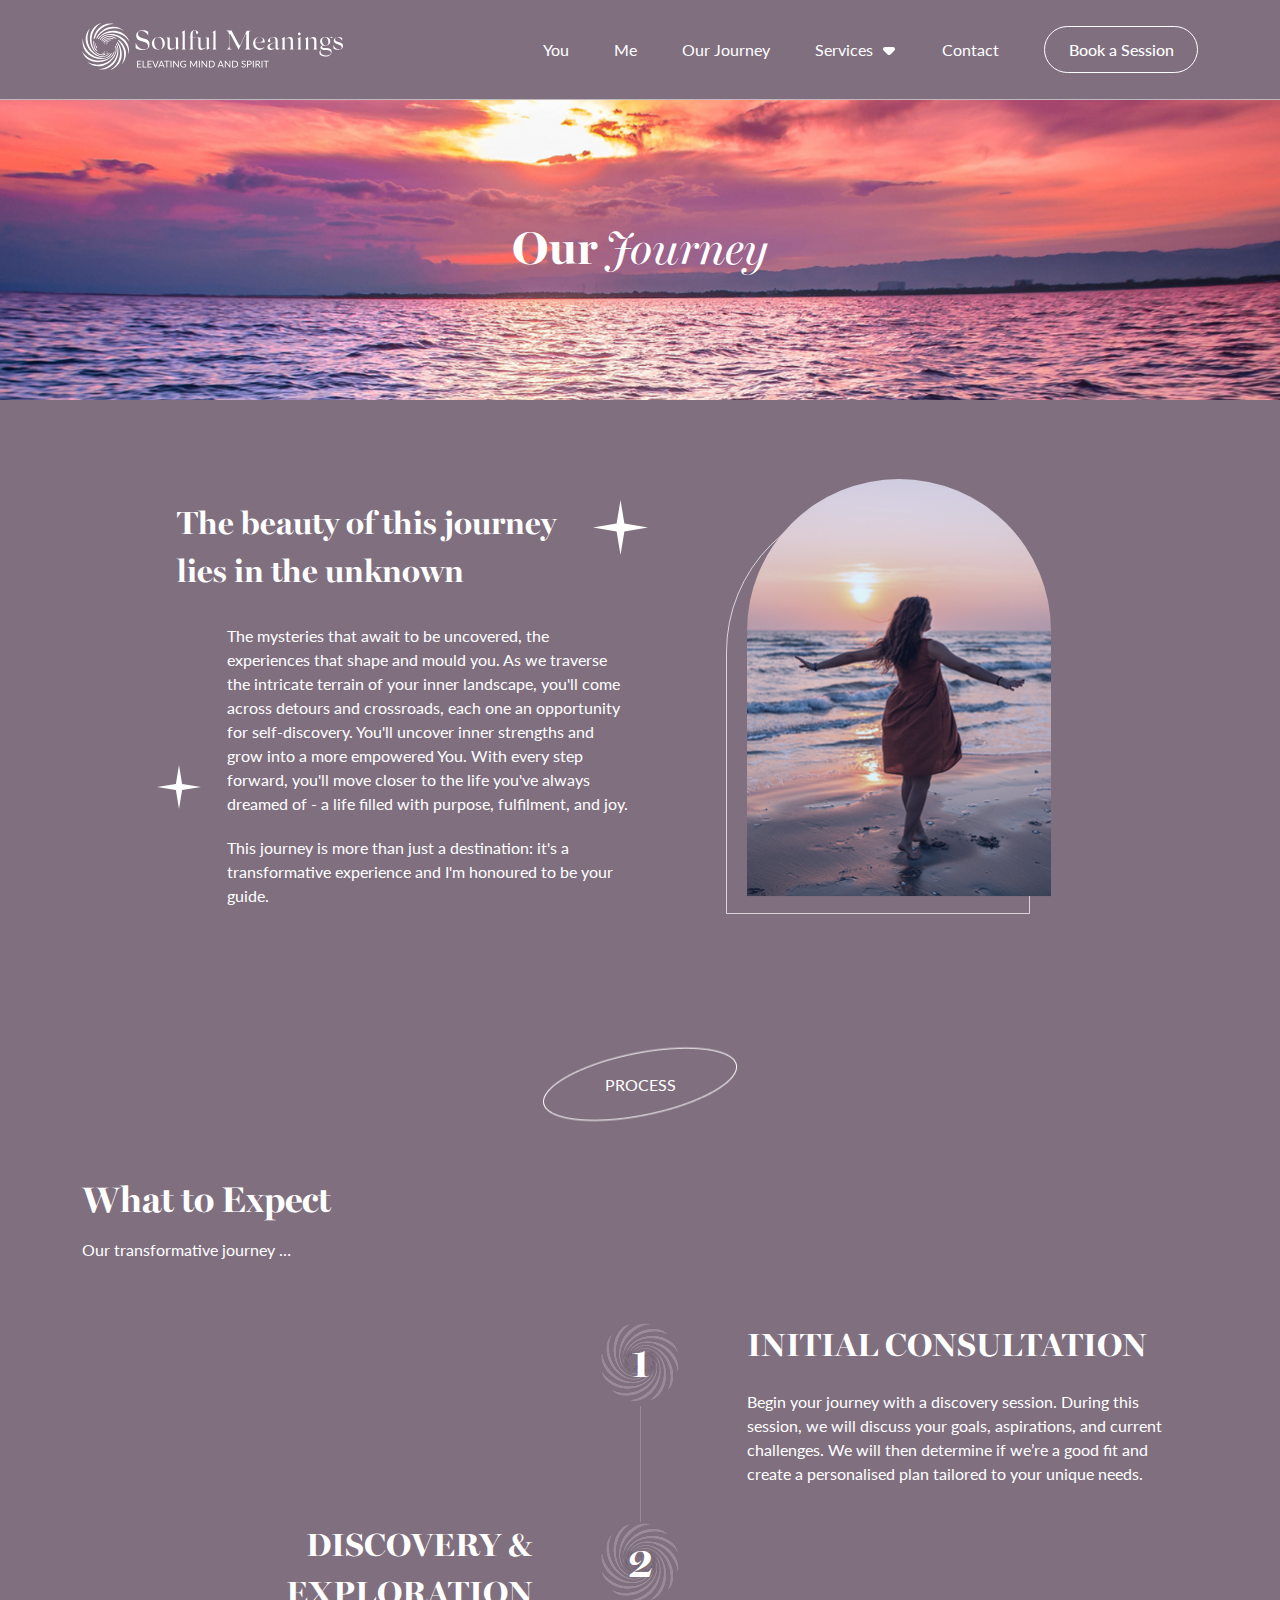
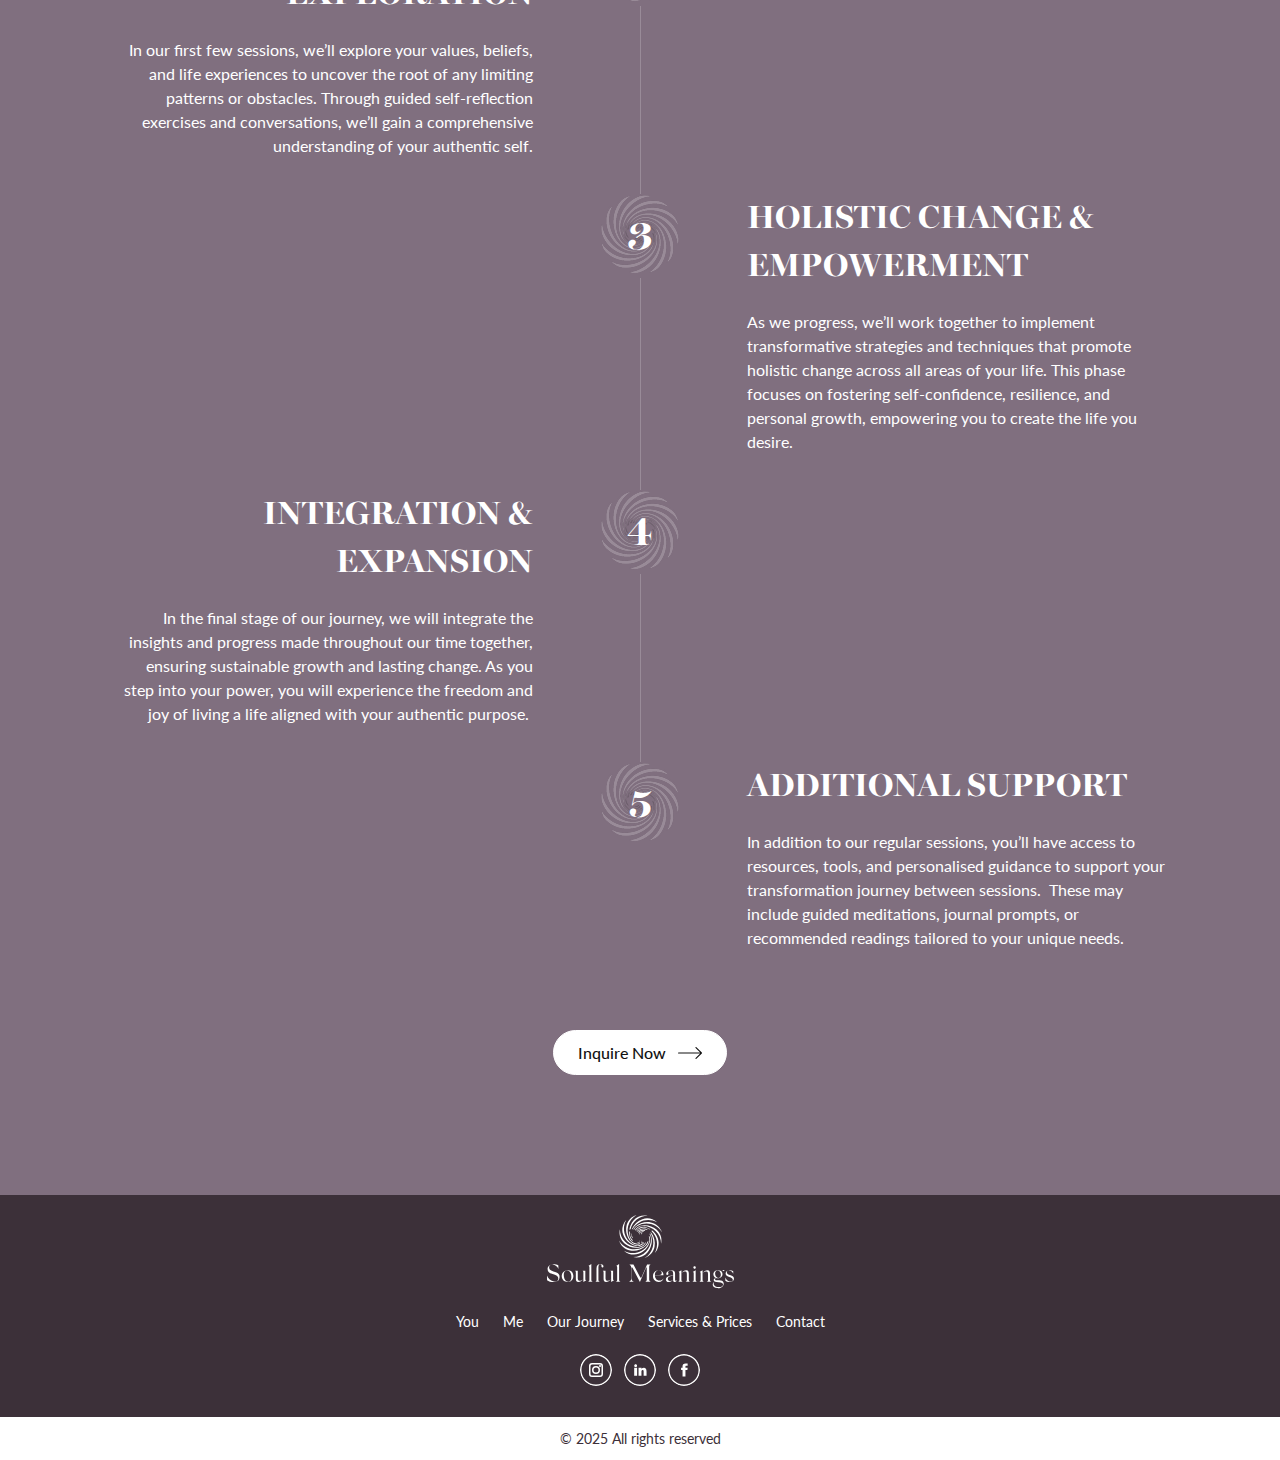
<file: our-journey.html>
<!DOCTYPE html>
<html lang="en">

<head>
    <meta charset="UTF-8">
    <meta http-equiv="X-UA-Compatible" content="IE=edge">
    <meta name="viewport" content="width=device-width, initial-scale=1.0">
    <title>Our journey</title>
    <!-- <link rel="icon" type="image/x-icon" href="favicon.png"> -->
    <link rel="stylesheet" href="css/lib/bootstrap-grid.min.css">
    <link rel="stylesheet" href="css/style.css">
</head>

<body>
    <div class="pagewrapper">
        <header class="header">
            <div class="container">
                <div class="row align-items-center">
                    <div class="col-xl-3 col-lg-3">
                        <a href="index.html" class="header__logo">
                            <img src="img/general/logo.svg" alt="logo">
                        </a>
                    </div>
                    <div class="col-xl-9 col-lg-9 header__colmenu">
                        <div class="header__navwrap">
                            <nav>
                                <ul>
                                    <li><a href="about-you.html">You</a></li>
                                    <li><a href="about-me.html">Me</a></li>
                                    <li>
                                        <a href="our-journey.html">
                                            Our Journey
                                        </a>
                                    </li>
                                    <li>
                                        <a href="services-prices.html">
                                            Services
                                        </a>
                                        <span>
                                            <img src="img/general/header-arrow.svg" alt="icon">
                                        </span>
                                        <ul>
                                            <li><a href="service-individual.html">Rapid Transformational Therapy ( RTT)</a></li>
                                            <li><a href="service-rtc.html">Rapid Transformation Coaching (RTC)</a></li>
                                            <li><a href="service-women-centered-coaching.html">Women Centred Coaching</a></li>
                                            <li><a href="service-fertility-coaching.html">Fertility Coaching</a></li>
                                            <li><a href="service-intuitive-coaching.html">Intuitive Coaching</a></li>
                                        </ul>
                                    </li>
                                    <li><a href="contacts.html">Contact</a></li>
                                </ul>
                            </nav>
                            <a href="#" class="header__btn">Book a Session</a>
                        </div>
                    </div>
                    <div class="header__burger">
                        <button class="burger burger2"><span></span></button>
                    </div>
                </div>
            </div>
        </header>

        <main class="main">
            <div class="herosection herosection__journey">
                <img src="img/ourjourney/hero.jpg" alt="hero img">
                <div class="container">
                    <h1 class="white-color text-center">Our <span>Journey</span></h1>
                </div>
            </div>

            <div class="journey__infosect">
                <div class="container">
                    <div class="row">
                        <div class="col-xl-5 offset-xl-1 col-md-6">
                            <div class="journey__infosect-descr">
                                <img src="img/about/star1.svg" alt="img" class="star1">
                                <img src="img/about/star2.svg" alt="img" class="star2">

                                <h3>The beauty of this journey lies in the unknown</h3>
                                <div class="descr">
                                    <p>
                                        The mysteries that await to be uncovered, the experiences that shape and mould
                                        you. As we traverse the intricate terrain of your inner landscape, you'll come
                                        across detours and crossroads, each one an opportunity for self-discovery.
                                        You'll uncover inner strengths and grow into a more empowered You. With every
                                        step forward, you'll move closer to the life you've always dreamed of - a life
                                        filled
                                        with purpose, fulfilment, and joy.
                                    </p>
                                    <p>
                                        This journey is more than just a destination: it's a transformative experience
                                        and I'm honoured to be
                                        your guide.
                                    </p>
                                </div>
                            </div>
                        </div>
                        <div class="col-xl-5 col-md-6">
                            <div class="text-center">
                                <div class="aboutsect-radimgwrap journey">
                                    <div class="imgwrap">
                                        <img src="img/ourjourney/img2.png" alt="img">
                                    </div>
                                </div>
                            </div>
                        </div>
                    </div>
                </div>
            </div>

            <div class="process">
                <div class="container">
                    <div class="process__header">
                        <div class="text-center">
                            <div class="labeltext">
                                <span>process</span>
                            </div>
                        </div>
                        <h2>
                            What to Expect
                        </h2>
                        <p>
                            Our transformative journey …
                        </p>
                    </div>
                    <div class="process__body">
                        <div class="row process__row justify-content-md-end">

                            <div class="col-md-2 text-center">
                                <div class="countbox">
                                    <img src="img/ourjourney/list-item-pic.png" alt="count">
                                    <span>1</span>
                                </div>
                            </div>
                            <div class="col-md-5">
                                <div class="process__descr">
                                    <h3>INITIAL CONSULTATION</h3>
                                    <p>
                                        Begin your journey with a discovery session. During this session, we will
                                        discuss your goals, aspirations, and current challenges. We will then determine
                                        if we’re a good fit and create a personalised plan tailored to your unique
                                        needs.
                                    </p>
                                </div>
                            </div>
                        </div>
                        <div class="row process__row">
                            <div class="col-md-5">
                                <div class="process__descr">
                                    <h3>DISCOVERY & EXPLORATION</h3>
                                    <p>
                                        In our first few sessions, we’ll explore your values, beliefs, and life
                                        experiences to uncover the root of any limiting patterns or obstacles. Through
                                        guided self-reflection exercises and conversations, we’ll gain a comprehensive
                                        understanding of your authentic self.
                                    </p>
                                </div>
                            </div>
                            <div class="col-md-2 text-center">
                                <div class="countbox">
                                    <img src="img/ourjourney/list-item-pic.png" alt="count">
                                    <span>2</span>
                                </div>
                            </div>
                        </div>
                        <div class="row process__row justify-content-md-end">
                            <div class="col-md-2 text-center">
                                <div class="countbox">
                                    <img src="img/ourjourney/list-item-pic.png" alt="count">
                                    <span>3</span>
                                </div>
                            </div>
                            <div class="col-md-5">
                                <div class="process__descr">
                                    <h3>HOLISTIC CHANGE & EMPOWERMENT </h3>
                                    <p>
                                        As we progress, we’ll work together to implement transformative strategies and
                                        techniques that promote holistic change across all areas of your life. This
                                        phase focuses on fostering self-confidence, resilience, and personal growth,
                                        empowering you to create the life you desire.
                                    </p>
                                </div>
                            </div>
                        </div>
                        <div class="row process__row">
                            <div class="col-md-5">
                                <div class="process__descr">
                                    <h3>INTEGRATION & EXPANSION</h3>
                                    <p>
                                        In the final stage of our journey, we will integrate the insights and progress
                                        made throughout our time together, ensuring sustainable growth and lasting
                                        change. As you step into your power, you will experience the freedom and joy of
                                        living a life aligned with your authentic purpose. 
                                    </p>
                                </div>
                            </div>
                            <div class="col-md-2 text-center">
                                <div class="countbox">
                                    <img src="img/ourjourney/list-item-pic.png" alt="count">
                                    <span>4</span>
                                </div>
                            </div>
                        </div>
                        <div class="row process__row justify-content-md-end">
                            <div class="col-md-2 text-center">
                                <div class="countbox">
                                    <img src="img/ourjourney/list-item-pic.png" alt="count">
                                    <span>5</span>
                                </div>
                            </div>
                            <div class="col-md-5">
                                <div class="process__descr">
                                    <h3>ADDITIONAL SUPPORT</h3>
                                    <p>
                                        In addition to our regular sessions, you’ll have access to resources, tools, and
                                        personalised guidance to support your transformation journey between sessions. 
                                        These may include guided meditations, journal prompts, or recommended readings
                                        tailored to your unique needs.
                                    </p>
                                </div>
                            </div>
                        </div>
                    </div>
                    <div class="process__footer">
                        <a href="#" class="white-btn">
                            Inquire Now
                            <img src="img/general/btn-arrow-black.svg" alt="img">
                        </a>
                    </div>
                </div>
            </div>

        </main>

        <footer class="footer">
            <div class="footer__topsect text-center">
                <div class="container">
                    <a href="index.html" class="footer__logo"><img src="img/general/footer-logo.svg" alt="logo"></a>
                    <nav>
                        <ul>
                            <li><a href="#">You</a></li>
                            <li><a href="#">Me</a></li>
                            <li><a href="#">Our Journey</a></li>
                            <li><a href="#">Services & Prices</a></li>
                            <li><a href="#">Contact</a></li>
                        </ul>
                    </nav>
                    <ul class="sociallist">
                        <li><a href="#" target="_blank"><img src="img/general/instagram-white.svg" alt="icon"></a></li>
                        <li><a href="#" target="_blank"><img src="img/general/linkedin-white.svg" alt="icon"></a></li>
                        <li><a href="#" target="_blank"><img src="img/general/facebook-white.svg" alt="icon"></a></li>
                    </ul>
                </div>

            </div>
            <div class="footer__botsect text-center">
                <p>
                    © 2025 All rights reserved
                </p>
            </div>

        </footer>
    </div>


    <script src="js/lib/jquery.js"></script>
    <script src="js/main.js"></script>
</body>



</html>
</file>
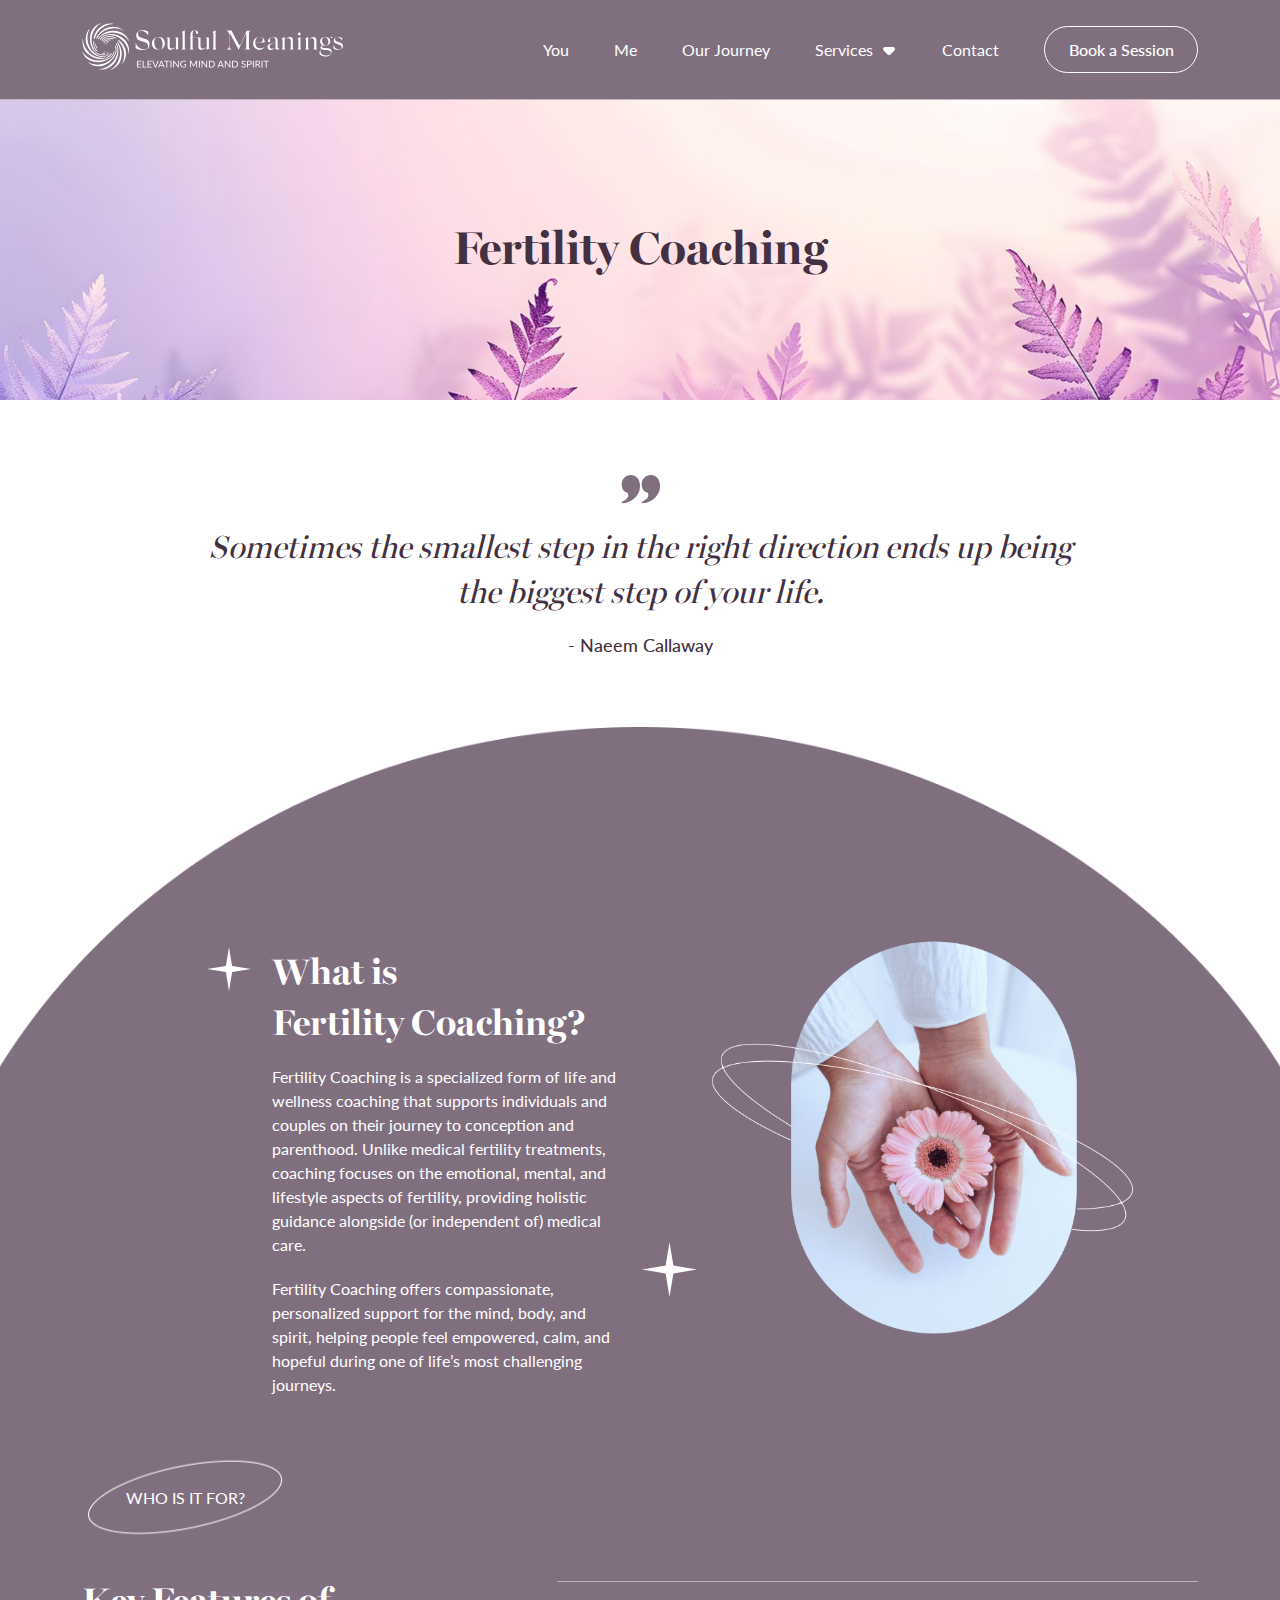
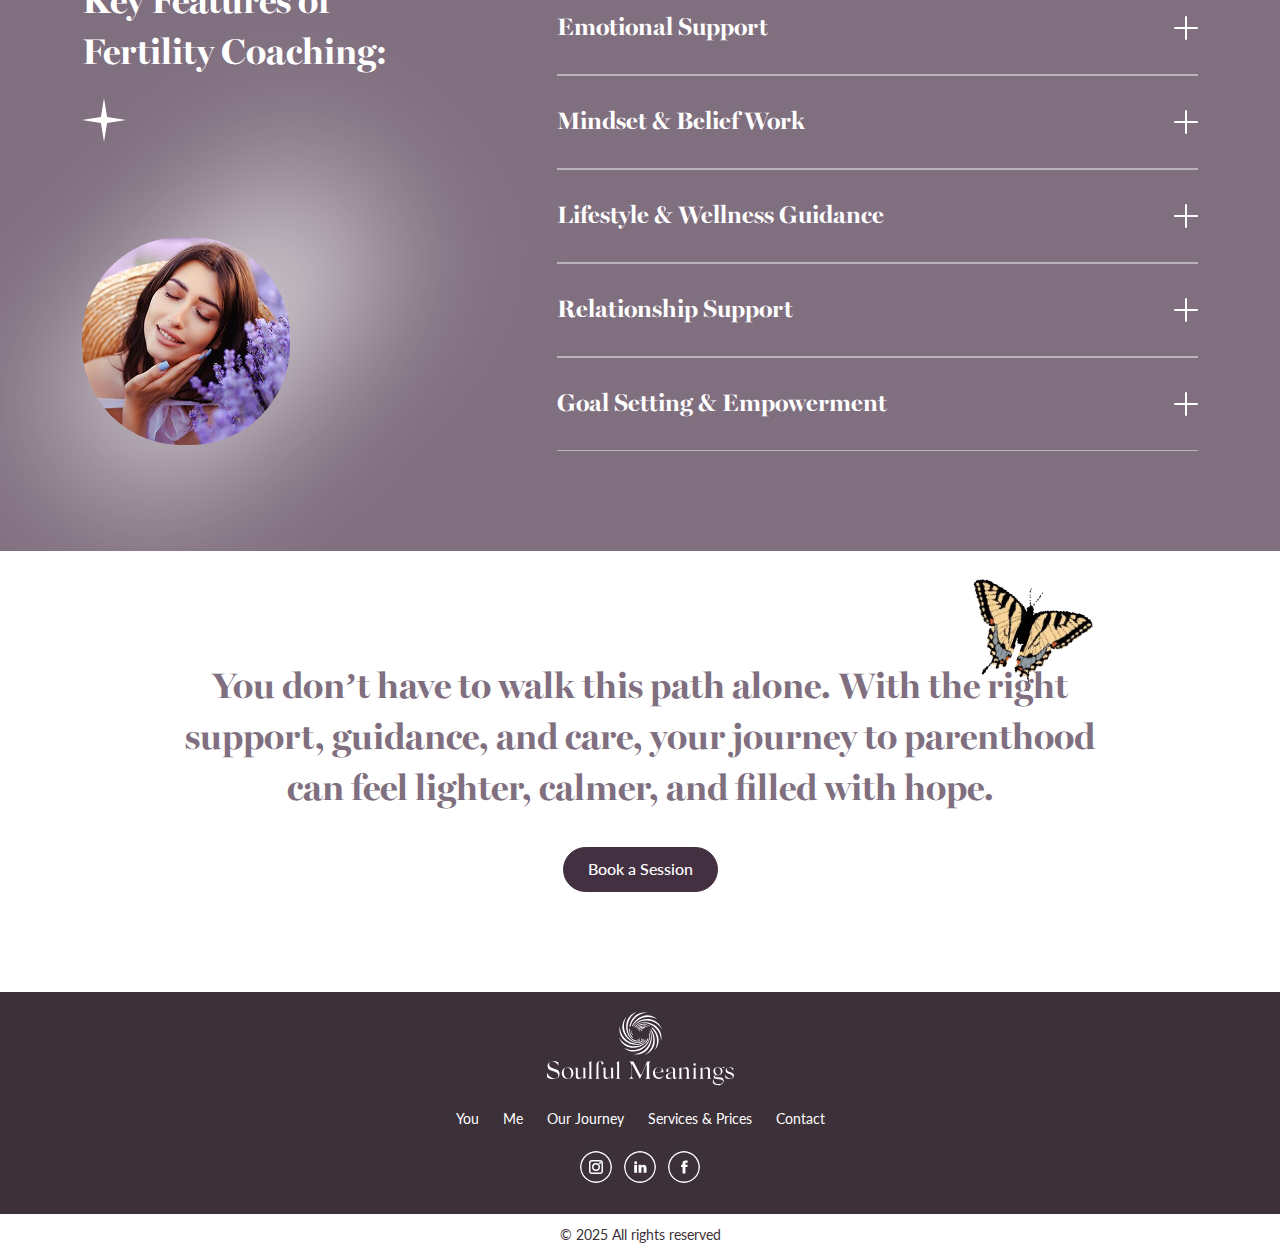
<file: service-fertility-coaching.html>
<!DOCTYPE html>
<html lang="en">

<head>
    <meta charset="UTF-8">
    <meta http-equiv="X-UA-Compatible" content="IE=edge">
    <meta name="viewport" content="width=device-width, initial-scale=1.0">
    <title>Service - Fertility Coaching</title>
    <!-- <link rel="icon" type="image/x-icon" href="favicon.png"> -->
    <link rel="stylesheet" href="css/lib/bootstrap-grid.min.css">
    <link rel="stylesheet" href="css/style.css">
</head>

<body>
    <div class="pagewrapper">
        <header class="header">
            <div class="container">
                <div class="row align-items-center">
                    <div class="col-xl-3 col-lg-3">
                        <a href="index.html" class="header__logo">
                            <img src="img/general/logo.svg" alt="logo">
                        </a>
                    </div>
                    <div class="col-xl-9 col-lg-9 header__colmenu">
                        <div class="header__navwrap">
                            <nav>
                                <ul>
                                    <li><a href="#">You</a></li>
                                    <li><a href="#">Me</a></li>
                                    <li>
                                        <a href="#">
                                            Our Journey
                                        </a>
                                    </li>
                                    <li>
                                        <a href="#">
                                            Services
                                        </a>
                                        <span>
                                            <img src="img/general/header-arrow.svg" alt="icon">
                                        </span>
                                        <ul>
                                            <li><a href="#">Rapid Transformational Therapy ( RTT)</a></li>
                                            <li><a href="#">Rapid Transformation Coaching (RTC)</a></li>
                                            <li><a href="#">Women Centred Coaching</a></li>
                                            <li><a href="#">Fertility Coaching</a></li>
                                        </ul>
                                    </li>
                                    <li><a href="#">Contact</a></li>
                                </ul>
                            </nav>
                            <a href="#" class="header__btn">Book a Session</a>
                        </div>
                    </div>
                    <div class="header__burger">
                        <button class="burger burger2"><span></span></button>
                    </div>
                </div>
            </div>
        </header>

        <main class="main">
            <div class="herosection herosection__service">
                <img src="img/services-prices/service-hero3.png" alt="hero img">
                <div class="container">
                    <h1>
                        Fertility Coaching
                    </h1>
                </div>
            </div>

            <div class="whitebg-wrapper">
                <div class="indserv-quote">
                    <div class="container">
                        <img src="img/services-prices/quote-icon.svg" alt="icon">
                        <h4>
                            Sometimes the smallest step in the right direction ends up being the biggest step of your
                            life.
                        </h4>
                        <p>- Naeem Callaway</p>
                    </div>
                </div>

                <div class="serviceinfo">
                    <div class="serviceinfo__header">
                        <img class="porpelipse" src="img/services-prices/ellipse-purp.png" alt="bg">
                        <div class="container">
                            <div class="row">
                                <div class="col-xl-4 offset-xl-2 col-lg-5">
                                    <div class="serviceinfo__header-descr">
                                        <h2>
                                            What is<br>
                                            Fertility Coaching?
                                        </h2>
                                        <p>
                                            Fertility Coaching is a specialized form of life and wellness coaching that
                                            supports individuals and couples on their journey to conception and
                                            parenthood. Unlike medical fertility treatments, coaching focuses on the
                                            emotional, mental, and lifestyle aspects of fertility, providing holistic
                                            guidance alongside (or independent of) medical care.
                                        </p>
                                        <p>
                                            Fertility Coaching offers compassionate, personalized support for the mind,
                                            body, and spirit, helping people feel empowered, calm, and hopeful during
                                            one of life’s most challenging journeys.
                                        </p>
                                    </div>
                                </div>
                                <div class="col-xl-6 col-lg-7">
                                    <div class="serviceinfo__header-img">
                                        <img src="img/services-prices/servind-img7.png" alt="img">
                                    </div>
                                </div>
                            </div>
                            <img src="img/about/star2.svg" alt="img" class="star1">
                            <img src="img/about/star1.svg" alt="img" class="star2">
                        </div>
                    </div>
                    <div class="serviceinfo__body">
                        <div class="container">
                            <div class="row">
                                <div class="col-lg-5 d-flex flex-column justify-content-between">
                                    <div class="servind-title">
                                        <div class="labeltext">
                                            <span>Who is it For?</span>
                                        </div>
                                        <h2>
                                            Key Features of <br>
                                            Fertility Coaching:
                                        </h2>
                                        <img src="img/about/star2.svg" alt="img" class="star1">
                                    </div>

                                    <div class="imgshine">
                                        <img src="img/services-prices/servind-img8.png" alt="img">
                                        <span class="shadowwhite"></span>
                                    </div>



                                </div>
                                <div class="col-lg-7">
                                    <div class="servind-faqs">
                                        <div class="servind-faqs__row">
                                            <div class="servind-faqs__header">
                                                <h4>
                                                    Emotional Support
                                                </h4>
                                                <span class="faqrow-status"></span>
                                            </div>
                                            <div class="servind-faqs__body">
                                                <p>
                                                    Navigating stress, grief, or anxiety linked to infertility.
                                                </p>
                                                <p>
                                                    Building resilience during IVF, IUI, or natural conception efforts.
                                                </p>
                                            </div>
                                        </div>
                                        <div class="servind-faqs__row">
                                            <div class="servind-faqs__header">
                                                <h4>
                                                    Mindset & Belief Work
                                                </h4>
                                                <span class="faqrow-status"></span>
                                            </div>
                                            <div class="servind-faqs__body">
                                                <p>
                                                    Lorem ipsum dolor sit amet consectetur adipisicing elit. Earum sed
                                                    iusto soluta rerum eaque optio dolore ullam excepturi facere magni?
                                                    Labore porro assumenda odit. Tenetur sint laudantium eaque
                                                    consequuntur fugit!
                                                </p>
                                            </div>
                                        </div>
                                        <div class="servind-faqs__row">
                                            <div class="servind-faqs__header">
                                                <h4>
                                                    Lifestyle & Wellness Guidance
                                                </h4>
                                                <span class="faqrow-status"></span>
                                            </div>
                                            <div class="servind-faqs__body">
                                                <p>
                                                    Lorem ipsum dolor sit amet consectetur adipisicing elit. Atque,
                                                    tenetur!
                                                </p>
                                            </div>
                                        </div>
                                        <div class="servind-faqs__row">
                                            <div class="servind-faqs__header">
                                                <h4>
                                                    Relationship Support
                                                </h4>
                                                <span class="faqrow-status"></span>
                                            </div>
                                            <div class="servind-faqs__body">
                                                <p>
                                                    Lorem ipsum dolor sit amet consectetur, adipisicing elit. Voluptatum
                                                    laboriosam ab ex recusandae quis saepe, at maxime sapiente ipsum
                                                    modi, tempore fugit enim debitis vero voluptatibus quae vitae ea
                                                    eligendi?
                                                </p>
                                            </div>
                                        </div>
                                        <div class="servind-faqs__row">
                                            <div class="servind-faqs__header">
                                                <h4>
                                                    Goal Setting & Empowerment
                                                </h4>
                                                <span class="faqrow-status"></span>
                                            </div>
                                            <div class="servind-faqs__body">
                                                <p>
                                                    Lorem ipsum dolor sit amet consectetur adipisicing elit. Aliquam id
                                                    reprehenderit velit nemo blanditiis fugiat autem quod debitis
                                                    facilis, molestiae nam assumenda maxime enim corrupti ea nobis quam
                                                    odio vero?
                                                </p>
                                            </div>
                                        </div>
                                    </div>
                                </div>
                            </div>
                        </div>
                    </div>
                </div>

                <div class="bookasession-section">
                    <div class="container">
                        <div class="row justify-content-center">
                            <div class="col-xl-10">
                                <h2>
                                    You don’t have to walk this path alone. With the right support, guidance, and care,
                                    your journey to parenthood can feel lighter, calmer, and filled with hope.
                                </h2>
                                <a href="#" class="white-btn purple">Book a Session</a>
                            </div>
                        </div>
                        <img class="butterfly" src="img/main/butterfly5.gif" alt="img">
                    </div>
                </div>
            </div>

        </main>

        <footer class="footer">
            <div class="footer__topsect text-center">
                <div class="container">
                    <a href="index.html" class="footer__logo"><img src="img/general/footer-logo.svg" alt="logo"></a>
                    <nav>
                        <ul>
                            <li><a href="#">You</a></li>
                            <li><a href="#">Me</a></li>
                            <li><a href="#">Our Journey</a></li>
                            <li><a href="#">Services & Prices</a></li>
                            <li><a href="#">Contact</a></li>
                        </ul>
                    </nav>
                    <ul class="sociallist">
                        <li><a href="#" target="_blank"><img src="img/general/instagram-white.svg" alt="icon"></a></li>
                        <li><a href="#" target="_blank"><img src="img/general/linkedin-white.svg" alt="icon"></a></li>
                        <li><a href="#" target="_blank"><img src="img/general/facebook-white.svg" alt="icon"></a></li>
                    </ul>
                </div>

            </div>
            <div class="footer__botsect text-center">
                <p>
                    © 2025 All rights reserved
                </p>
            </div>

        </footer>
    </div>


    <script src="js/lib/jquery.js"></script>
    <script src="js/main.js"></script>
</body>

</html>
</file>
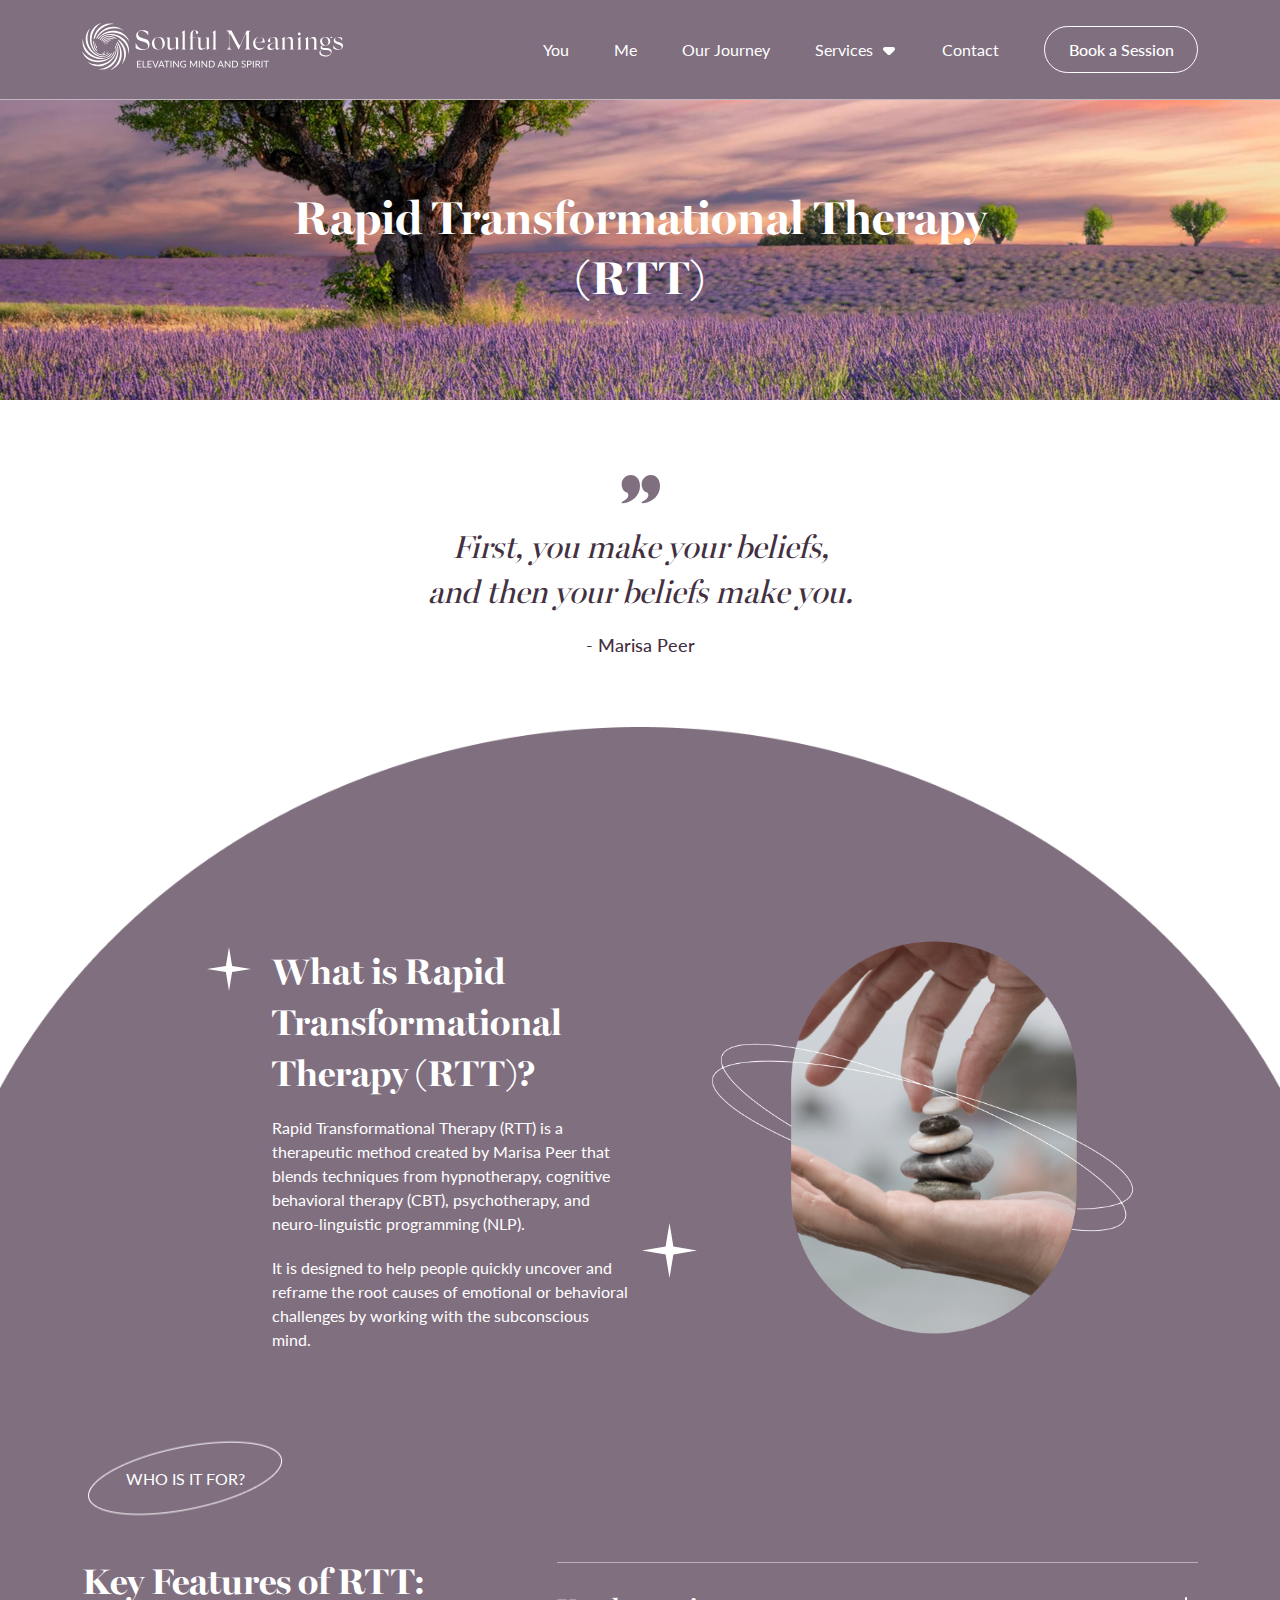
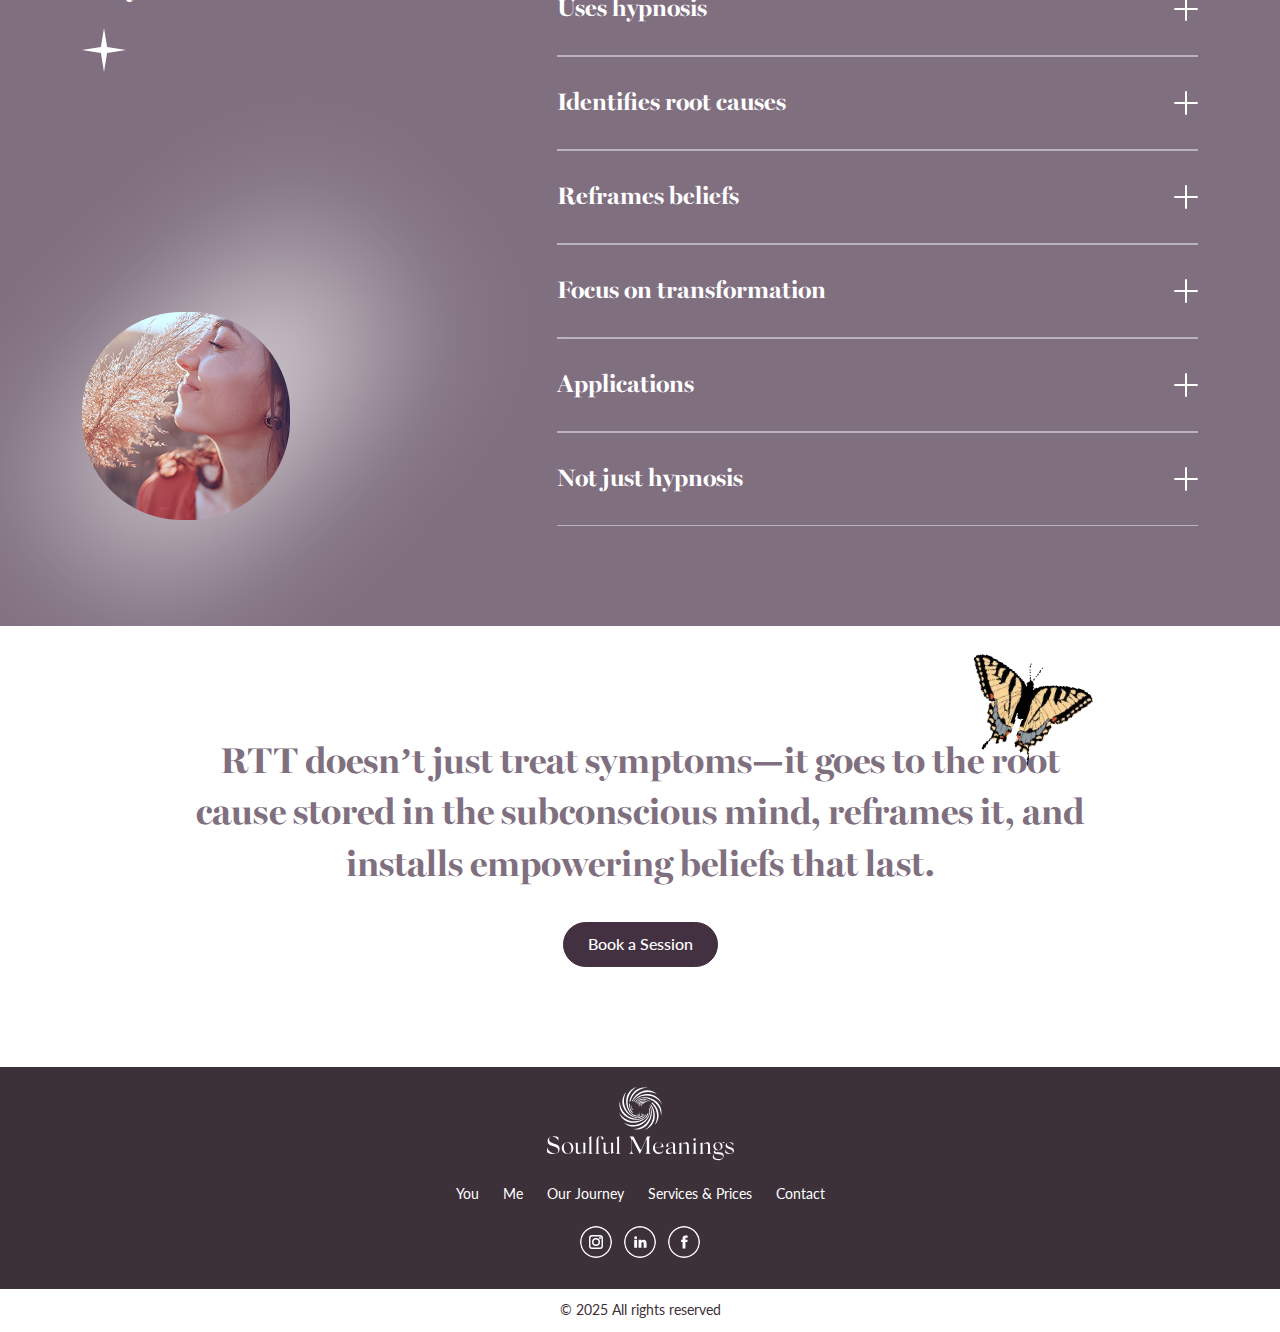
<file: service-individual.html>
<!DOCTYPE html>
<html lang="en">

<head>
    <meta charset="UTF-8">
    <meta http-equiv="X-UA-Compatible" content="IE=edge">
    <meta name="viewport" content="width=device-width, initial-scale=1.0">
    <title>Service - RTT</title>
    <!-- <link rel="icon" type="image/x-icon" href="favicon.png"> -->
    <link rel="stylesheet" href="css/lib/bootstrap-grid.min.css">
    <link rel="stylesheet" href="css/style.css">
</head>

<body>
    <div class="pagewrapper">
        <header class="header">
            <div class="container">
                <div class="row align-items-center">
                    <div class="col-xl-3 col-lg-3">
                        <a href="index.html" class="header__logo">
                            <img src="img/general/logo.svg" alt="logo">
                        </a>
                    </div>
                    <div class="col-xl-9 col-lg-9 header__colmenu">
                        <div class="header__navwrap">
                            <nav>
                                <ul>
                                    <li><a href="#">You</a></li>
                                    <li><a href="#">Me</a></li>
                                    <li>
                                        <a href="#">
                                            Our Journey
                                        </a>
                                    </li>
                                    <li>
                                        <a href="#">
                                            Services
                                        </a>
                                        <span>
                                            <img src="img/general/header-arrow.svg" alt="icon">
                                        </span>
                                        <ul>
                                            <li><a href="#">Rapid Transformational Therapy ( RTT)</a></li>
                                            <li><a href="#">Rapid Transformation Coaching (RTC)</a></li>
                                            <li><a href="#">Women Centred Coaching</a></li>
                                            <li><a href="#">Fertility Coaching</a></li>
                                        </ul>
                                    </li>
                                    <li><a href="#">Contact</a></li>
                                </ul>
                            </nav>
                            <a href="#" class="header__btn">Book a Session</a>
                        </div>
                    </div>
                    <div class="header__burger">
                        <button class="burger burger2"><span></span></button>
                    </div>
                </div>
            </div>
        </header>

        <main class="main">
            <div class="herosection herosection__service">
                <img src="img/services-prices/servind-hero.jpg" alt="hero img">
                <div class="container">
                    <h1 class="white-color">
                        Rapid Transformational Therapy<br>
                        (RTT)
                    </h1>
                </div>
            </div>

            <div class="whitebg-wrapper">
                <div class="indserv-quote">
                    <div class="container">
                        <img src="img/services-prices/quote-icon.svg" alt="icon">
                        <h4>
                            First, you make your beliefs,<br>
                            and then your beliefs make you.
                        </h4>
                        <p>- Marisa Peer</p>
                    </div>
                </div>

                <div class="serviceinfo">
                    <div class="serviceinfo__header">
                        <img class="porpelipse" src="img/services-prices/ellipse-purp.png" alt="bg">
                        <div class="container">
                            <div class="row">
                                <div class="col-xl-4 offset-xl-2 col-lg-5">
                                    <div class="serviceinfo__header-descr">
                                        <h2>
                                            What is Rapid Transformational Therapy (RTT)?
                                        </h2>
                                        <p>
                                            Rapid Transformational Therapy (RTT) is a therapeutic method created by
                                            Marisa
                                            Peer that blends techniques from hypnotherapy, cognitive behavioral therapy
                                            (CBT), psychotherapy, and neuro-linguistic programming (NLP).
                                        </p>
                                        <p>
                                            It is designed to help people quickly uncover and reframe the root causes of
                                            emotional or behavioral challenges by working with the subconscious mind.
                                        </p>
                                    </div>
                                </div>
                                <div class="col-xl-6 col-lg-7">
                                    <div class="serviceinfo__header-img">
                                        <img src="img/services-prices/servind-img1.png" alt="img">
                                    </div>
                                </div>
                            </div>
                            <img src="img/about/star2.svg" alt="img" class="star1">
                            <img src="img/about/star1.svg" alt="img" class="star2">
                        </div>
                    </div>
                    <div class="serviceinfo__body">
                        <div class="container">
                            <div class="row">
                                <div class="col-lg-5 d-flex flex-column justify-content-between">
                                    <div class="servind-title">
                                        <div class="labeltext">
                                            <span>Who is it For?</span>
                                        </div>
                                        <h2>
                                            Key Features of RTT:
                                        </h2>
                                        <img src="img/about/star2.svg" alt="img" class="star1">
                                    </div>

                                    <div class="imgshine">
                                        <img src="img/services-prices/servind-img2.png" alt="img">
                                        <span class="shadowwhite"></span>
                                    </div>

                                    

                                </div>
                                <div class="col-lg-7">
                                    <div class="servind-faqs">
                                        <div class="servind-faqs__row">
                                            <div class="servind-faqs__header">
                                                <h4>
                                                    Uses hypnosis
                                                </h4>
                                                <span class="faqrow-status"></span>
                                            </div>
                                            <div class="servind-faqs__body">
                                                <p>
                                                    RTT guides clients into a deeply relaxed state (hypnosis) where the
                                                    subconscious mind becomes more accessible. This allows exploration
                                                    of root causes behind limiting beliefs, behaviors, or emotional
                                                    patterns.
                                                </p>
                                            </div>
                                        </div>
                                        <div class="servind-faqs__row">
                                            <div class="servind-faqs__header">
                                                <h4>
                                                    Identifies root causes
                                                </h4>
                                                <span class="faqrow-status"></span>
                                            </div>
                                            <div class="servind-faqs__body">
                                                <p>
                                                    RTT guides clients into a deeply relaxed state (hypnosis) where the
                                                    subconscious mind becomes more accessible. This allows exploration
                                                    of root causes behind limiting beliefs, behaviors, or emotional
                                                    patterns.
                                                </p>
                                            </div>
                                        </div>
                                        <div class="servind-faqs__row">
                                            <div class="servind-faqs__header">
                                                <h4>
                                                    Reframes beliefs
                                                </h4>
                                                <span class="faqrow-status"></span>
                                            </div>
                                            <div class="servind-faqs__body">
                                                <p>
                                                    RTT guides clients into a deeply relaxed state (hypnosis) where the
                                                    subconscious mind becomes more accessible. This allows exploration
                                                    of root causes behind limiting beliefs, behaviors, or emotional
                                                    patterns.
                                                </p>
                                            </div>
                                        </div>
                                        <div class="servind-faqs__row">
                                            <div class="servind-faqs__header">
                                                <h4>
                                                    Focus on transformation
                                                </h4>
                                                <span class="faqrow-status"></span>
                                            </div>
                                            <div class="servind-faqs__body">
                                                <p>
                                                    RTT guides clients into a deeply relaxed state (hypnosis) where the
                                                    subconscious mind becomes more accessible. This allows exploration
                                                    of root causes behind limiting beliefs, behaviors, or emotional
                                                    patterns.
                                                </p>
                                            </div>
                                        </div>
                                        <div class="servind-faqs__row">
                                            <div class="servind-faqs__header">
                                                <h4>
                                                    Applications
                                                </h4>
                                                <span class="faqrow-status"></span>
                                            </div>
                                            <div class="servind-faqs__body">
                                                <p>
                                                    RTT guides clients into a deeply relaxed state (hypnosis) where the
                                                    subconscious mind becomes more accessible. This allows exploration
                                                    of root causes behind limiting beliefs, behaviors, or emotional
                                                    patterns.
                                                </p>
                                            </div>
                                        </div>
                                        <div class="servind-faqs__row">
                                            <div class="servind-faqs__header">
                                                <h4>
                                                    Not just hypnosis
                                                </h4>
                                                <span class="faqrow-status"></span>
                                            </div>
                                            <div class="servind-faqs__body">
                                                <p>
                                                    RTT guides clients into a deeply relaxed state (hypnosis) where the
                                                    subconscious mind becomes more accessible. This allows exploration
                                                    of root causes behind limiting beliefs, behaviors, or emotional
                                                    patterns.
                                                </p>
                                            </div>
                                        </div>
                                    </div>
                                </div>
                            </div>
                        </div>
                    </div>
                </div>

                <div class="bookasession-section">
                    <div class="container">
                        <div class="row justify-content-center">
                            <div class="col-xl-10">
                                <h2>
                                    RTT doesn’t just treat symptoms—it goes to the root cause stored in the subconscious
                                    mind,
                                    reframes it, and installs empowering beliefs that last.
                                </h2>
                                <a href="#" class="white-btn purple">Book a Session</a>
                            </div>
                        </div>
                        <img class="butterfly" src="img/main/butterfly5.gif" alt="img">
                    </div>
                </div>
            </div>
        </main>

        <footer class="footer">
            <div class="footer__topsect text-center">
                <div class="container">
                    <a href="index.html" class="footer__logo"><img src="img/general/footer-logo.svg" alt="logo"></a>
                    <nav>
                        <ul>
                            <li><a href="#">You</a></li>
                            <li><a href="#">Me</a></li>
                            <li><a href="#">Our Journey</a></li>
                            <li><a href="#">Services & Prices</a></li>
                            <li><a href="#">Contact</a></li>
                        </ul>
                    </nav>
                    <ul class="sociallist">
                        <li><a href="#" target="_blank"><img src="img/general/instagram-white.svg" alt="icon"></a></li>
                        <li><a href="#" target="_blank"><img src="img/general/linkedin-white.svg" alt="icon"></a></li>
                        <li><a href="#" target="_blank"><img src="img/general/facebook-white.svg" alt="icon"></a></li>
                    </ul>
                </div>

            </div>
            <div class="footer__botsect text-center">
                <p>
                    © 2025 All rights reserved
                </p>
            </div>

        </footer>
    </div>


    <script src="js/lib/jquery.js"></script>
    <script src="js/main.js"></script>
</body>

</html>
</file>
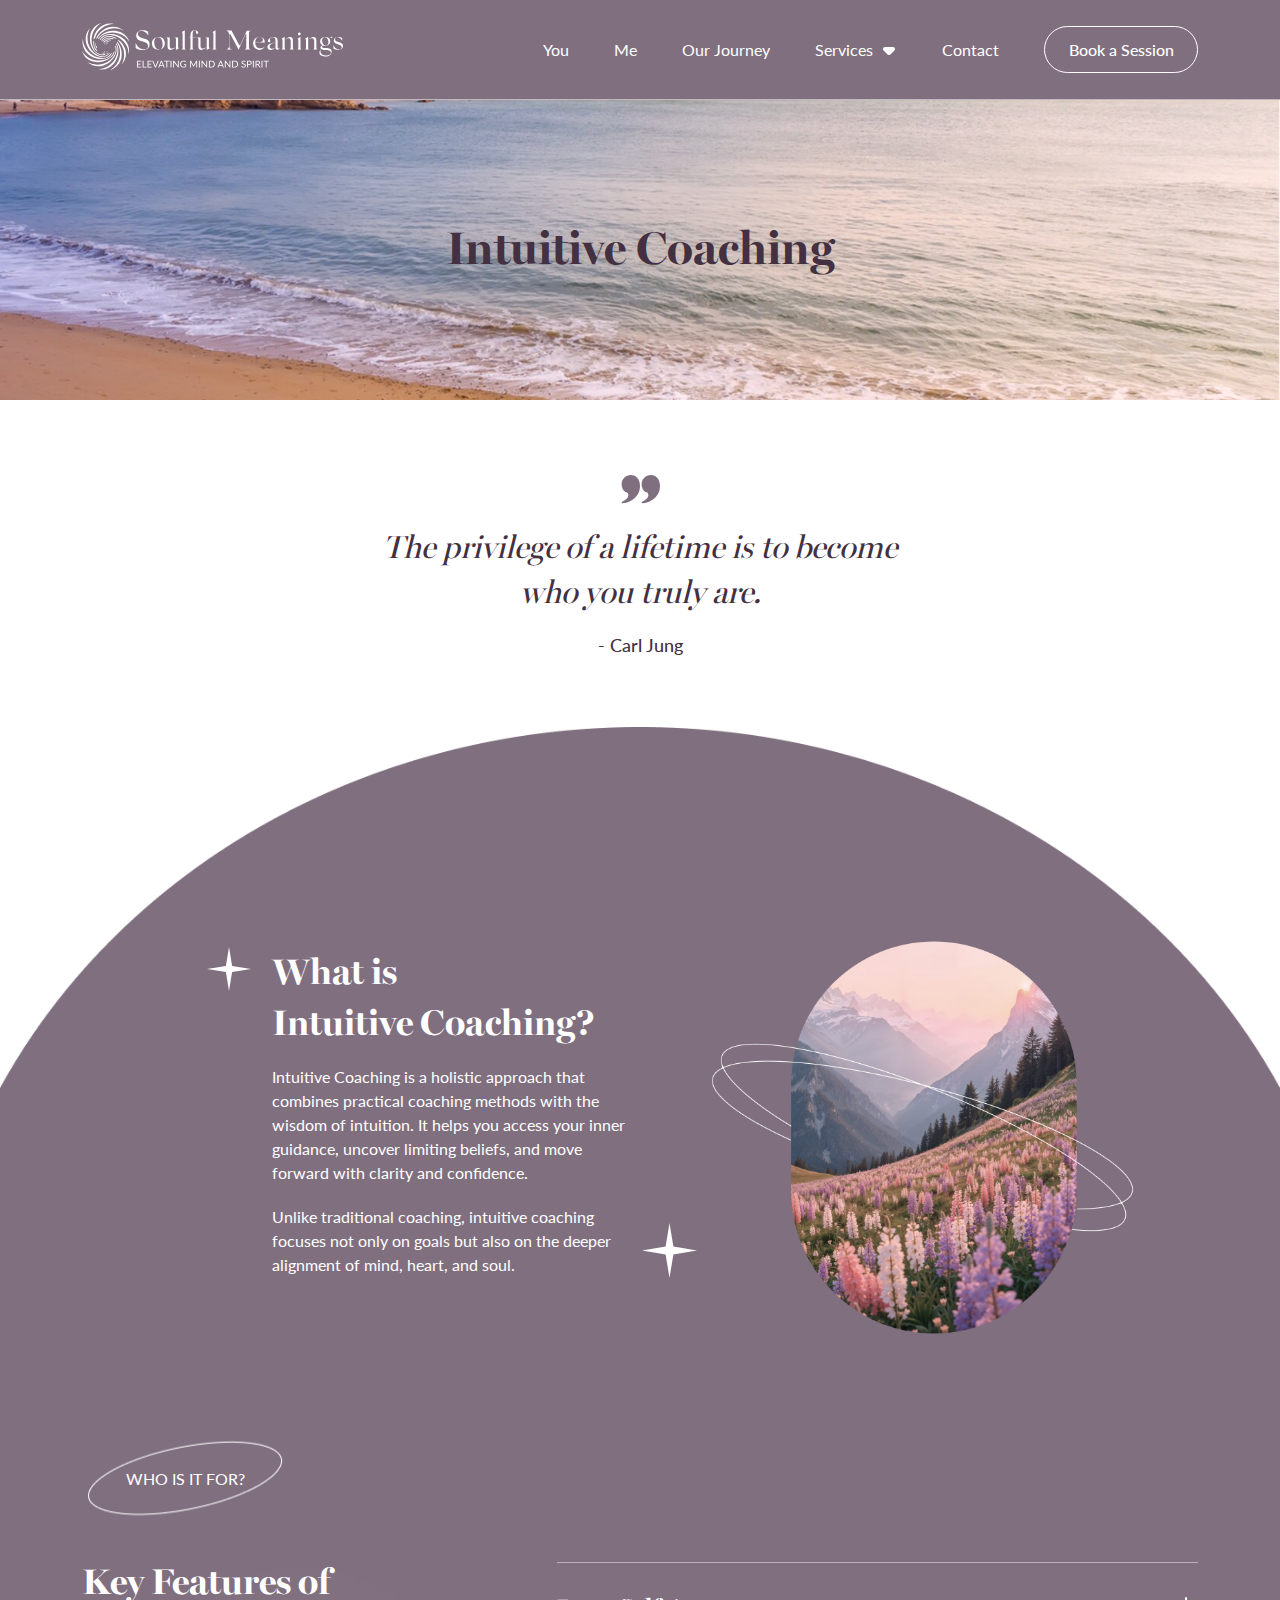
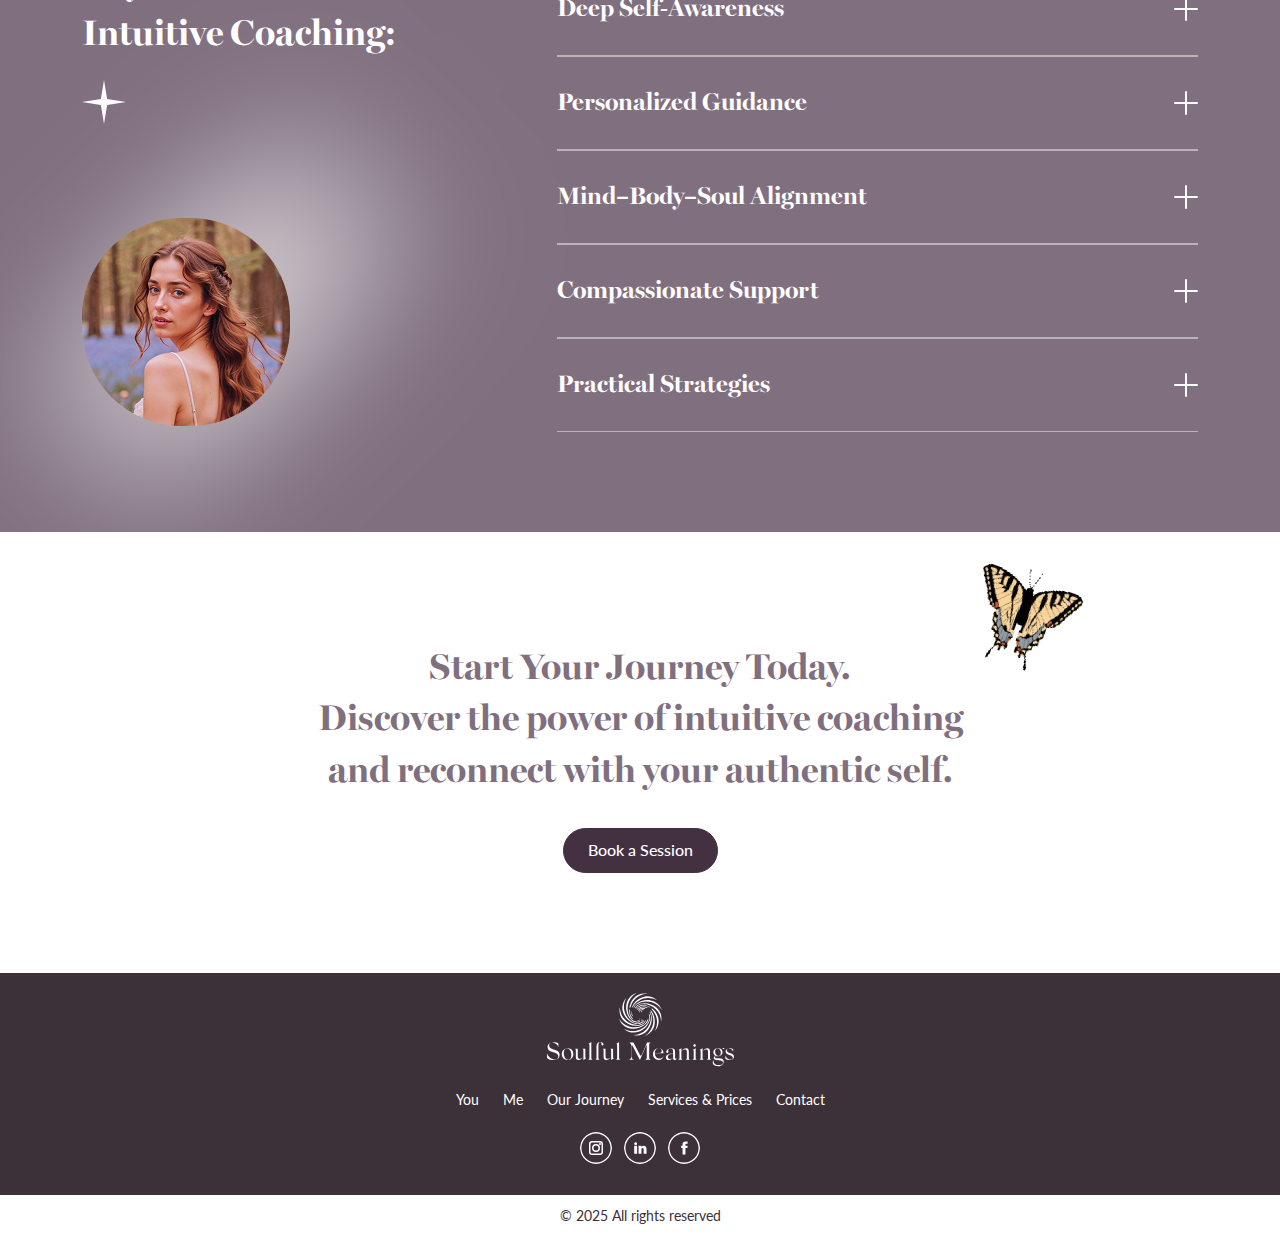
<file: service-intuitive-coaching.html>
<!DOCTYPE html>
<html lang="en">

<head>
    <meta charset="UTF-8">
    <meta http-equiv="X-UA-Compatible" content="IE=edge">
    <meta name="viewport" content="width=device-width, initial-scale=1.0">
    <title>Service - Intuitive Coaching</title>
    <!-- <link rel="icon" type="image/x-icon" href="favicon.png"> -->
    <link rel="stylesheet" href="css/lib/bootstrap-grid.min.css">
    <link rel="stylesheet" href="css/style.css">
</head>

<body>
    <div class="pagewrapper">
        <header class="header">
            <div class="container">
                <div class="row align-items-center">
                    <div class="col-xl-3 col-lg-3">
                        <a href="index.html" class="header__logo">
                            <img src="img/general/logo.svg" alt="logo">
                        </a>
                    </div>
                    <div class="col-xl-9 col-lg-9 header__colmenu">
                        <div class="header__navwrap">
                            <nav>
                                <ul>
                                    <li><a href="about-you.html">You</a></li>
                                    <li><a href="about-me.html">Me</a></li>
                                    <li>
                                        <a href="our-journey.html">
                                            Our Journey
                                        </a>
                                    </li>
                                    <li>
                                        <a href="services-prices.html">
                                            Services
                                        </a>
                                        <span>
                                            <img src="img/general/header-arrow.svg" alt="icon">
                                        </span>
                                        <ul>
                                            <li><a href="service-individual.html">Rapid Transformational Therapy ( RTT)</a></li>
                                            <li><a href="service-rtc.html">Rapid Transformation Coaching (RTC)</a></li>
                                            <li><a href="service-women-centered-coaching.html">Women Centred Coaching</a></li>
                                            <li><a href="service-fertility-coaching.html">Fertility Coaching</a></li>
                                            <li><a href="service-intuitive-coaching.html">Intuitive Coaching</a></li>
                                        </ul>
                                    </li>
                                    <li><a href="contacts.html">Contact</a></li>
                                </ul>
                            </nav>
                            <a href="#" class="header__btn">Book a Session</a>
                        </div>
                    </div>
                    <div class="header__burger">
                        <button class="burger burger2"><span></span></button>
                    </div>
                </div>
            </div>
        </header>

        <main class="main">
            <div class="herosection herosection__service">
                <img src="img/services-prices/service-hero4.png" alt="hero img">
                <div class="container">
                    <h1>
                        Intuitive Coaching
                    </h1>
                </div>
            </div>

            <div class="whitebg-wrapper">
                <div class="indserv-quote">
                    <div class="container">
                        <img src="img/services-prices/quote-icon.svg" alt="icon">
                        <h4>
                            The privilege of a lifetime is to become<br>
                            who you truly are.
                        </h4>
                        <p>- Carl Jung</p>
                    </div>
                </div>

                <div class="serviceinfo">
                    <div class="serviceinfo__header">
                        <img class="porpelipse" src="img/services-prices/ellipse-purp.png" alt="bg">
                        <div class="container">
                            <div class="row">
                                <div class="col-xl-4 offset-xl-2 col-lg-5">
                                    <div class="serviceinfo__header-descr">
                                        <h2>
                                            What is <br>
                                            Intuitive Coaching?
                                        </h2>
                                        <p>
                                            Intuitive Coaching is a holistic approach that combines practical coaching
                                            methods with the wisdom of intuition. It helps you access your inner
                                            guidance, uncover limiting beliefs, and move forward with clarity and
                                            confidence.
                                        </p>
                                        <p>
                                            Unlike traditional coaching, intuitive coaching focuses not only on goals
                                            but also on the deeper alignment of mind, heart, and soul.
                                        </p>
                                    </div>
                                </div>
                                <div class="col-xl-6 col-lg-7">
                                    <div class="serviceinfo__header-img">
                                        <img src="img/services-prices/servind-img9.png" alt="img">
                                    </div>
                                </div>
                            </div>
                            <img src="img/about/star2.svg" alt="img" class="star1">
                            <img src="img/about/star1.svg" alt="img" class="star2">
                        </div>
                    </div>
                    <div class="serviceinfo__body">
                        <div class="container">
                            <div class="row">
                                <div class="col-lg-5 d-flex flex-column justify-content-between">
                                    <div class="servind-title">
                                        <div class="labeltext">
                                            <span>Who is it For?</span>
                                        </div>
                                        <h2>
                                            Key Features of <br>
                                            Intuitive Coaching:
                                        </h2>
                                        <img src="img/about/star2.svg" alt="img" class="star1">
                                    </div>

                                    <div class="imgshine">
                                        <img src="img/services-prices/servind-img10.png" alt="img">
                                        <span class="shadowwhite"></span>
                                    </div>



                                </div>
                                <div class="col-lg-7">
                                    <div class="servind-faqs">
                                        <div class="servind-faqs__row">
                                            <div class="servind-faqs__header">
                                                <h4>
                                                    Deep Self-Awareness
                                                </h4>
                                                <span class="faqrow-status"></span>
                                            </div>
                                            <div class="servind-faqs__body">
                                                <p>
                                                    Uncover hidden patterns that hold you back
                                                </p>
                                            </div>
                                        </div>
                                        <div class="servind-faqs__row">
                                            <div class="servind-faqs__header">
                                                <h4>
                                                    Personalized Guidance
                                                </h4>
                                                <span class="faqrow-status"></span>
                                            </div>
                                            <div class="servind-faqs__body">
                                                <p>
                                                    Lorem ipsum dolor sit amet consectetur adipisicing elit. Earum sed
                                                    iusto soluta rerum eaque optio dolore ullam excepturi facere magni?
                                                    Labore porro assumenda odit. Tenetur sint laudantium eaque
                                                    consequuntur fugit!
                                                </p>
                                            </div>
                                        </div>
                                        <div class="servind-faqs__row">
                                            <div class="servind-faqs__header">
                                                <h4>
                                                    Mind–Body–Soul Alignment
                                                </h4>
                                                <span class="faqrow-status"></span>
                                            </div>
                                            <div class="servind-faqs__body">
                                                <p>
                                                    Lorem ipsum dolor sit amet consectetur adipisicing elit. Atque,
                                                    tenetur!
                                                </p>
                                            </div>
                                        </div>
                                        <div class="servind-faqs__row">
                                            <div class="servind-faqs__header">
                                                <h4>
                                                    Compassionate Support
                                                </h4>
                                                <span class="faqrow-status"></span>
                                            </div>
                                            <div class="servind-faqs__body">
                                                <p>
                                                    Lorem ipsum dolor sit amet consectetur, adipisicing elit. Voluptatum
                                                    laboriosam ab ex recusandae quis saepe, at maxime sapiente ipsum
                                                    modi, tempore fugit enim debitis vero voluptatibus quae vitae ea
                                                    eligendi?
                                                </p>
                                            </div>
                                        </div>
                                        <div class="servind-faqs__row">
                                            <div class="servind-faqs__header">
                                                <h4>
                                                    Practical Strategies
                                                </h4>
                                                <span class="faqrow-status"></span>
                                            </div>
                                            <div class="servind-faqs__body">
                                                <p>
                                                    Lorem ipsum dolor sit amet consectetur adipisicing elit. Aliquam id
                                                    reprehenderit velit nemo blanditiis fugiat autem quod debitis
                                                    facilis, molestiae nam assumenda maxime enim corrupti ea nobis quam
                                                    odio vero?
                                                </p>
                                            </div>
                                        </div>
                                    </div>
                                </div>
                            </div>
                        </div>
                    </div>
                </div>

                <div class="bookasession-section">
                    <div class="container">
                        <div class="row justify-content-center">
                            <div class="col-xl-10">
                                <h2>
                                    Start Your Journey Today.<br>
                                    Discover the power of intuitive coaching<br>
                                    and reconnect with your authentic self.
                                </h2>
                                <a href="#" class="white-btn purple">Book a Session</a>
                            </div>
                        </div>
                        <img class="butterfly" src="img/main/butterfly5.gif" alt="img">
                    </div>
                </div>
            </div>

        </main>

        <footer class="footer">
            <div class="footer__topsect text-center">
                <div class="container">
                    <a href="index.html" class="footer__logo"><img src="img/general/footer-logo.svg" alt="logo"></a>
                    <nav>
                        <ul>
                            <li><a href="#">You</a></li>
                            <li><a href="#">Me</a></li>
                            <li><a href="#">Our Journey</a></li>
                            <li><a href="#">Services & Prices</a></li>
                            <li><a href="#">Contact</a></li>
                        </ul>
                    </nav>
                    <ul class="sociallist">
                        <li><a href="#" target="_blank"><img src="img/general/instagram-white.svg" alt="icon"></a></li>
                        <li><a href="#" target="_blank"><img src="img/general/linkedin-white.svg" alt="icon"></a></li>
                        <li><a href="#" target="_blank"><img src="img/general/facebook-white.svg" alt="icon"></a></li>
                    </ul>
                </div>

            </div>
            <div class="footer__botsect text-center">
                <p>
                    © 2025 All rights reserved
                </p>
            </div>

        </footer>
    </div>


    <script src="js/lib/jquery.js"></script>
    <script src="js/main.js"></script>
</body>

</html>
</file>
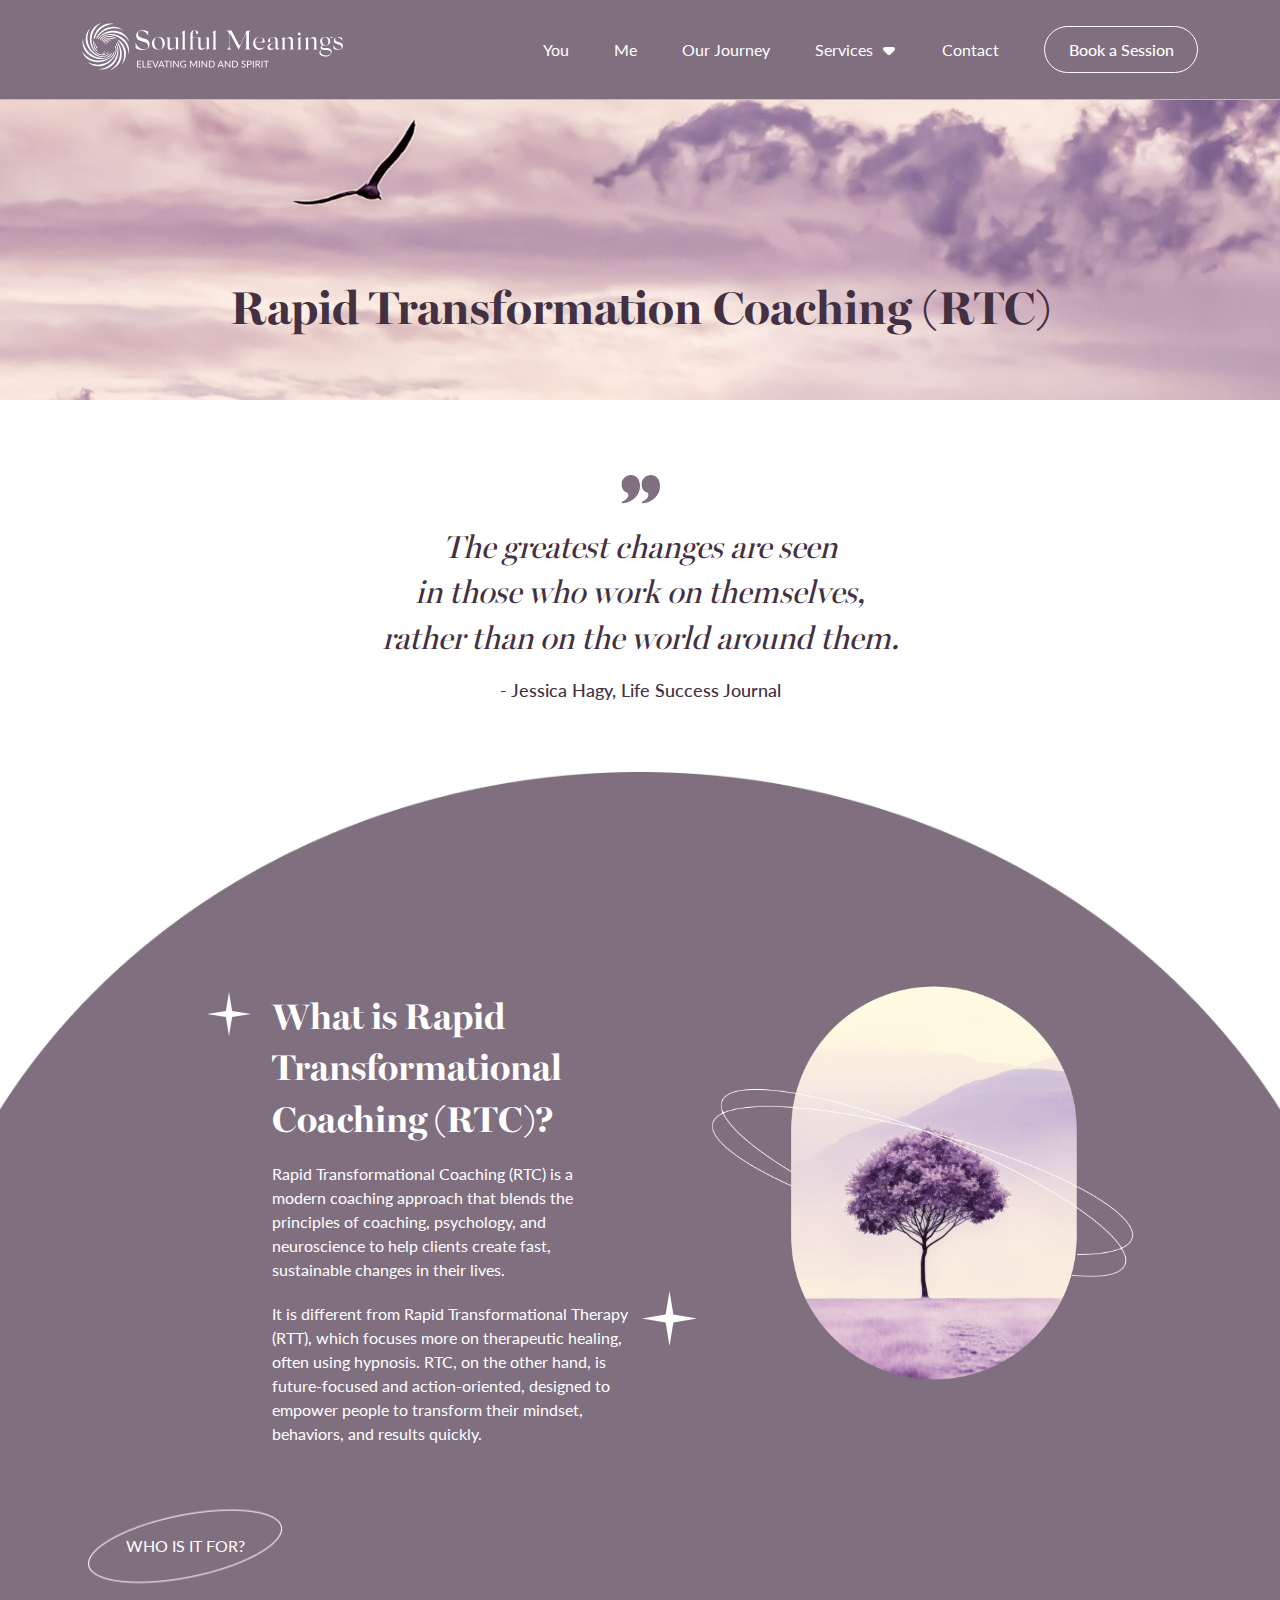
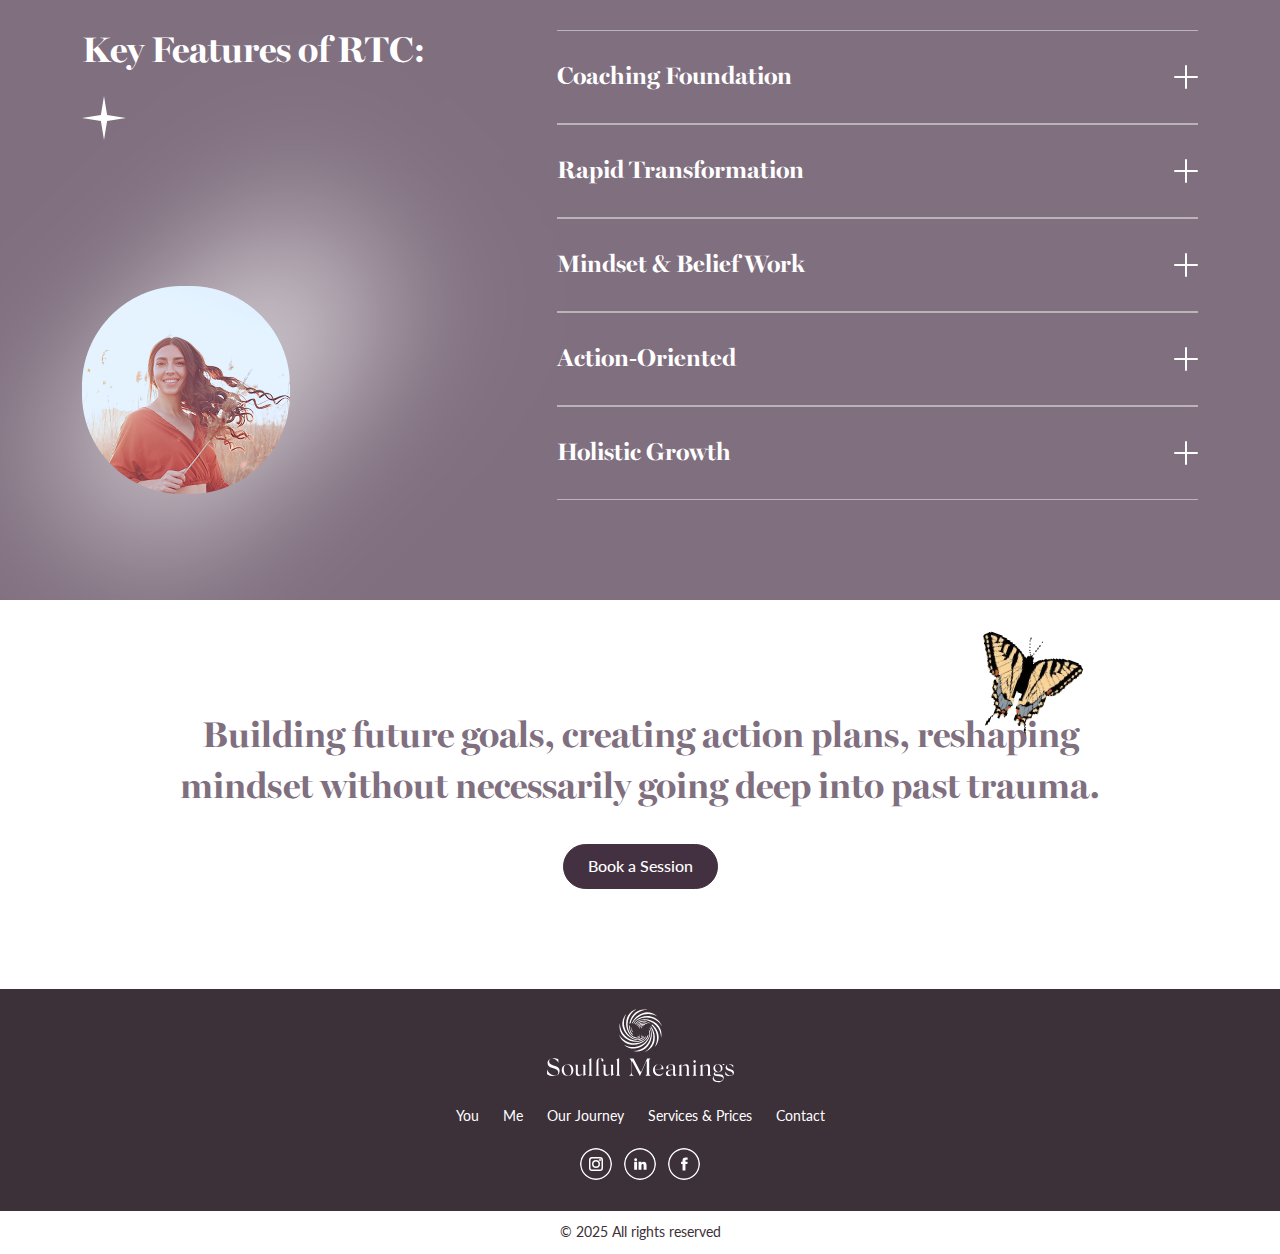
<file: service-rtc.html>
<!DOCTYPE html>
<html lang="en">

<head>
    <meta charset="UTF-8">
    <meta http-equiv="X-UA-Compatible" content="IE=edge">
    <meta name="viewport" content="width=device-width, initial-scale=1.0">
    <title>Service - RTC</title>
    <!-- <link rel="icon" type="image/x-icon" href="favicon.png"> -->
    <link rel="stylesheet" href="css/lib/bootstrap-grid.min.css">
    <link rel="stylesheet" href="css/style.css">
</head>

<body>
    <div class="pagewrapper">
        <header class="header">
            <div class="container">
                <div class="row align-items-center">
                    <div class="col-xl-3 col-lg-3">
                        <a href="index.html" class="header__logo">
                            <img src="img/general/logo.svg" alt="logo">
                        </a>
                    </div>
                    <div class="col-xl-9 col-lg-9 header__colmenu">
                        <div class="header__navwrap">
                            <nav>
                                <ul>
                                    <li><a href="about-you.html">You</a></li>
                                    <li><a href="about-me.html">Me</a></li>
                                    <li>
                                        <a href="our-journey.html">
                                            Our Journey
                                        </a>
                                    </li>
                                    <li>
                                        <a href="services-prices.html">
                                            Services
                                        </a>
                                        <span>
                                            <img src="img/general/header-arrow.svg" alt="icon">
                                        </span>
                                        <ul>
                                            <li><a href="service-individual.html">Rapid Transformational Therapy ( RTT)</a></li>
                                            <li><a href="service-rtc.html">Rapid Transformation Coaching (RTC)</a></li>
                                            <li><a href="service-women-centered-coaching.html">Women Centred Coaching</a></li>
                                            <li><a href="service-fertility-coaching.html">Fertility Coaching</a></li>
                                            <li><a href="service-intuitive-coaching.html">Intuitive Coaching</a></li>
                                        </ul>
                                    </li>
                                    <li><a href="contacts.html">Contact</a></li>
                                </ul>
                            </nav>
                            <a href="#" class="header__btn">Book a Session</a>
                        </div>
                    </div>
                    <div class="header__burger">
                        <button class="burger burger2"><span></span></button>
                    </div>
                </div>
            </div>
        </header>

        <main class="main">
            <div class="herosection herosection__service align-items-end">
                <img src="img/services-prices/service-hero1.png" alt="hero img">
                <div class="container">
                    <h1>
                        Rapid Transformation Coaching (RTC)
                    </h1>
                </div>
            </div>

            <div class="whitebg-wrapper">
                <div class="indserv-quote">
                    <div class="container">
                        <img src="img/services-prices/quote-icon.svg" alt="icon">
                        <h4>
                            The greatest changes are seen<br>
                            in those who work on themselves,<br>
                            rather than on the world around them.
                        </h4>
                        <p>- Jessica Hagy, Life Success Journal</p>
                    </div>
                </div>

                <div class="serviceinfo">
                    <div class="serviceinfo__header">
                        <img class="porpelipse" src="img/services-prices/ellipse-purp.png" alt="bg">
                        <div class="container">
                            <div class="row">
                                <div class="col-xl-4 offset-xl-2 col-lg-5">
                                    <div class="serviceinfo__header-descr">
                                        <h2>
                                            What is Rapid Transformational Coaching (RTC)?
                                        </h2>
                                        <p>
                                            Rapid Transformational Coaching (RTC) is a modern coaching approach that
                                            blends the principles of coaching, psychology, and neuroscience to help
                                            clients create fast, sustainable changes in their lives.
                                        </p>
                                        <p>
                                            It is different from Rapid Transformational Therapy (RTT), which focuses
                                            more on therapeutic healing, often using hypnosis. RTC, on the other hand,
                                            is future-focused and action-oriented, designed to empower people to
                                            transform their mindset, behaviors, and results quickly.
                                        </p>
                                    </div>
                                </div>
                                <div class="col-xl-6 col-lg-7">
                                    <div class="serviceinfo__header-img">
                                        <img src="img/services-prices/servind-img3.png" alt="img">
                                    </div>
                                </div>
                            </div>
                            <img src="img/about/star2.svg" alt="img" class="star1">
                            <img src="img/about/star1.svg" alt="img" class="star2">
                        </div>
                    </div>
                    <div class="serviceinfo__body">
                        <div class="container">
                            <div class="row">
                                <div class="col-lg-5 d-flex flex-column justify-content-between">
                                    <div class="servind-title">
                                        <div class="labeltext">
                                            <span>Who is it For?</span>
                                        </div>
                                        <h2>
                                            Key Features of RTC:
                                        </h2>
                                        <img src="img/about/star2.svg" alt="img" class="star1">
                                    </div>

                                    <div class="imgshine">
                                        <img src="img/services-prices/servind-img4.png" alt="img">
                                        <span class="shadowwhite"></span>
                                    </div>



                                </div>
                                <div class="col-lg-7">
                                    <div class="servind-faqs">
                                        <div class="servind-faqs__row">
                                            <div class="servind-faqs__header">
                                                <h4>
                                                    Coaching Foundation
                                                </h4>
                                                <span class="faqrow-status"></span>
                                            </div>
                                            <div class="servind-faqs__body">
                                                <p>
                                                    Helps clients identify goals, obstacles, and strategies for
                                                    success.<br>
                                                    Focuses on empowerment, accountability, and forward movement.
                                                </p>
                                            </div>
                                        </div>
                                        <div class="servind-faqs__row">
                                            <div class="servind-faqs__header">
                                                <h4>
                                                    Rapid Transformation
                                                </h4>
                                                <span class="faqrow-status"></span>
                                            </div>
                                            <div class="servind-faqs__body">
                                                <p>
                                                    Lorem ipsum dolor sit amet consectetur adipisicing elit. Earum sed
                                                    iusto soluta rerum eaque optio dolore ullam excepturi facere magni?
                                                    Labore porro assumenda odit. Tenetur sint laudantium eaque
                                                    consequuntur fugit!
                                                </p>
                                            </div>
                                        </div>
                                        <div class="servind-faqs__row">
                                            <div class="servind-faqs__header">
                                                <h4>
                                                    Mindset & Belief Work
                                                </h4>
                                                <span class="faqrow-status"></span>
                                            </div>
                                            <div class="servind-faqs__body">
                                                <p>
                                                    Lorem ipsum dolor sit amet consectetur adipisicing elit. Atque,
                                                    tenetur!
                                                </p>
                                            </div>
                                        </div>
                                        <div class="servind-faqs__row">
                                            <div class="servind-faqs__header">
                                                <h4>
                                                    Action-Oriented
                                                </h4>
                                                <span class="faqrow-status"></span>
                                            </div>
                                            <div class="servind-faqs__body">
                                                <p>
                                                    Lorem ipsum dolor sit amet consectetur, adipisicing elit. Voluptatum
                                                    laboriosam ab ex recusandae quis saepe, at maxime sapiente ipsum
                                                    modi, tempore fugit enim debitis vero voluptatibus quae vitae ea
                                                    eligendi?
                                                </p>
                                            </div>
                                        </div>
                                        <div class="servind-faqs__row">
                                            <div class="servind-faqs__header">
                                                <h4>
                                                    Holistic Growth
                                                </h4>
                                                <span class="faqrow-status"></span>
                                            </div>
                                            <div class="servind-faqs__body">
                                                <p>
                                                    Lorem ipsum dolor sit amet consectetur adipisicing elit. Aliquam id
                                                    reprehenderit velit nemo blanditiis fugiat autem quod debitis
                                                    facilis, molestiae nam assumenda maxime enim corrupti ea nobis quam
                                                    odio vero?
                                                </p>
                                            </div>
                                        </div>
                                    </div>
                                </div>
                            </div>
                        </div>
                    </div>
                </div>

                <div class="bookasession-section">
                    <div class="container">
                        <div class="row justify-content-center">
                            <div class="col-xl-10">
                                <h2>
                                    Building future goals, creating action plans,
                                    reshaping mindset without necessarily going deep
                                    into past trauma.
                                </h2>
                                <a href="#" class="white-btn purple">Book a Session</a>
                            </div>
                        </div>
                        <img class="butterfly" src="img/main/butterfly5.gif" alt="img">
                    </div>
                </div>
            </div>

        </main>

        <footer class="footer">
            <div class="footer__topsect text-center">
                <div class="container">
                    <a href="index.html" class="footer__logo"><img src="img/general/footer-logo.svg" alt="logo"></a>
                    <nav>
                        <ul>
                            <li><a href="#">You</a></li>
                            <li><a href="#">Me</a></li>
                            <li><a href="#">Our Journey</a></li>
                            <li><a href="#">Services & Prices</a></li>
                            <li><a href="#">Contact</a></li>
                        </ul>
                    </nav>
                    <ul class="sociallist">
                        <li><a href="#" target="_blank"><img src="img/general/instagram-white.svg" alt="icon"></a></li>
                        <li><a href="#" target="_blank"><img src="img/general/linkedin-white.svg" alt="icon"></a></li>
                        <li><a href="#" target="_blank"><img src="img/general/facebook-white.svg" alt="icon"></a></li>
                    </ul>
                </div>

            </div>
            <div class="footer__botsect text-center">
                <p>
                    © 2025 All rights reserved
                </p>
            </div>

        </footer>
    </div>


    <script src="js/lib/jquery.js"></script>
    <script src="js/main.js"></script>
</body>

</html>
</file>
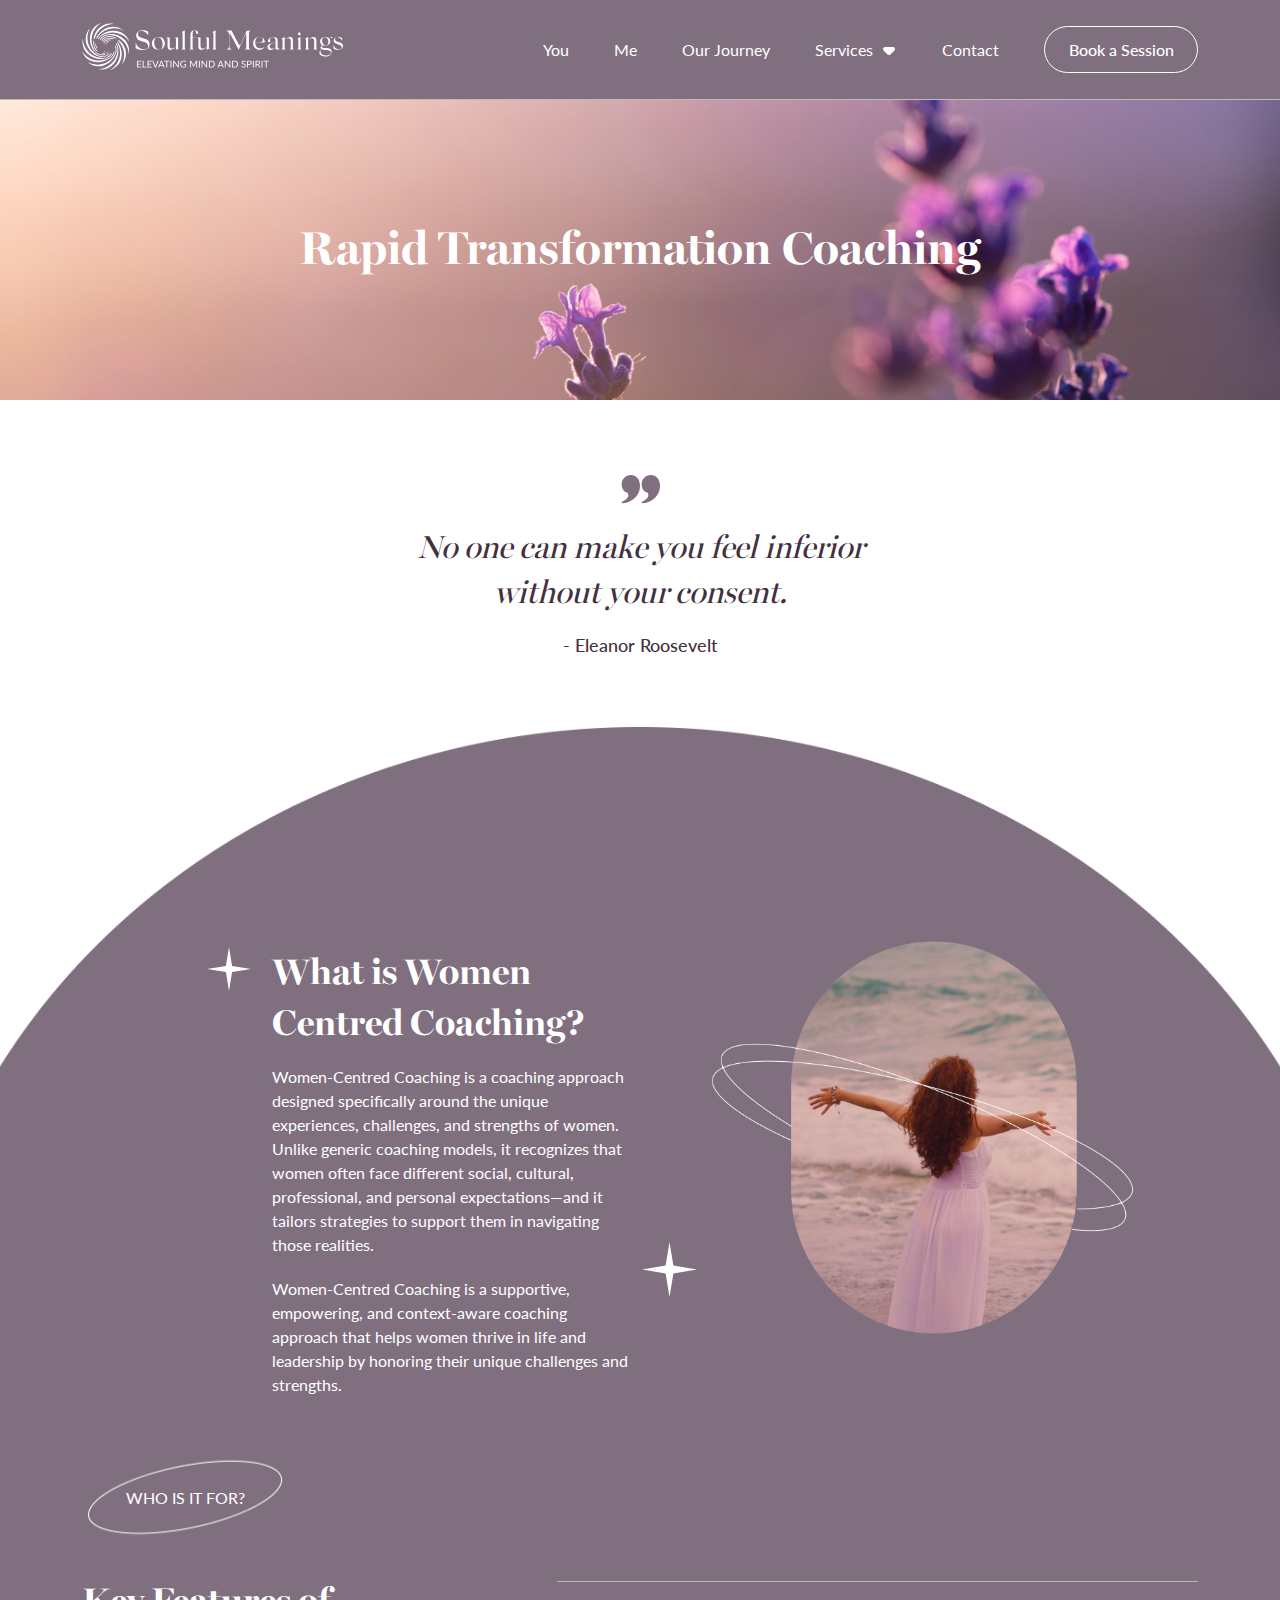
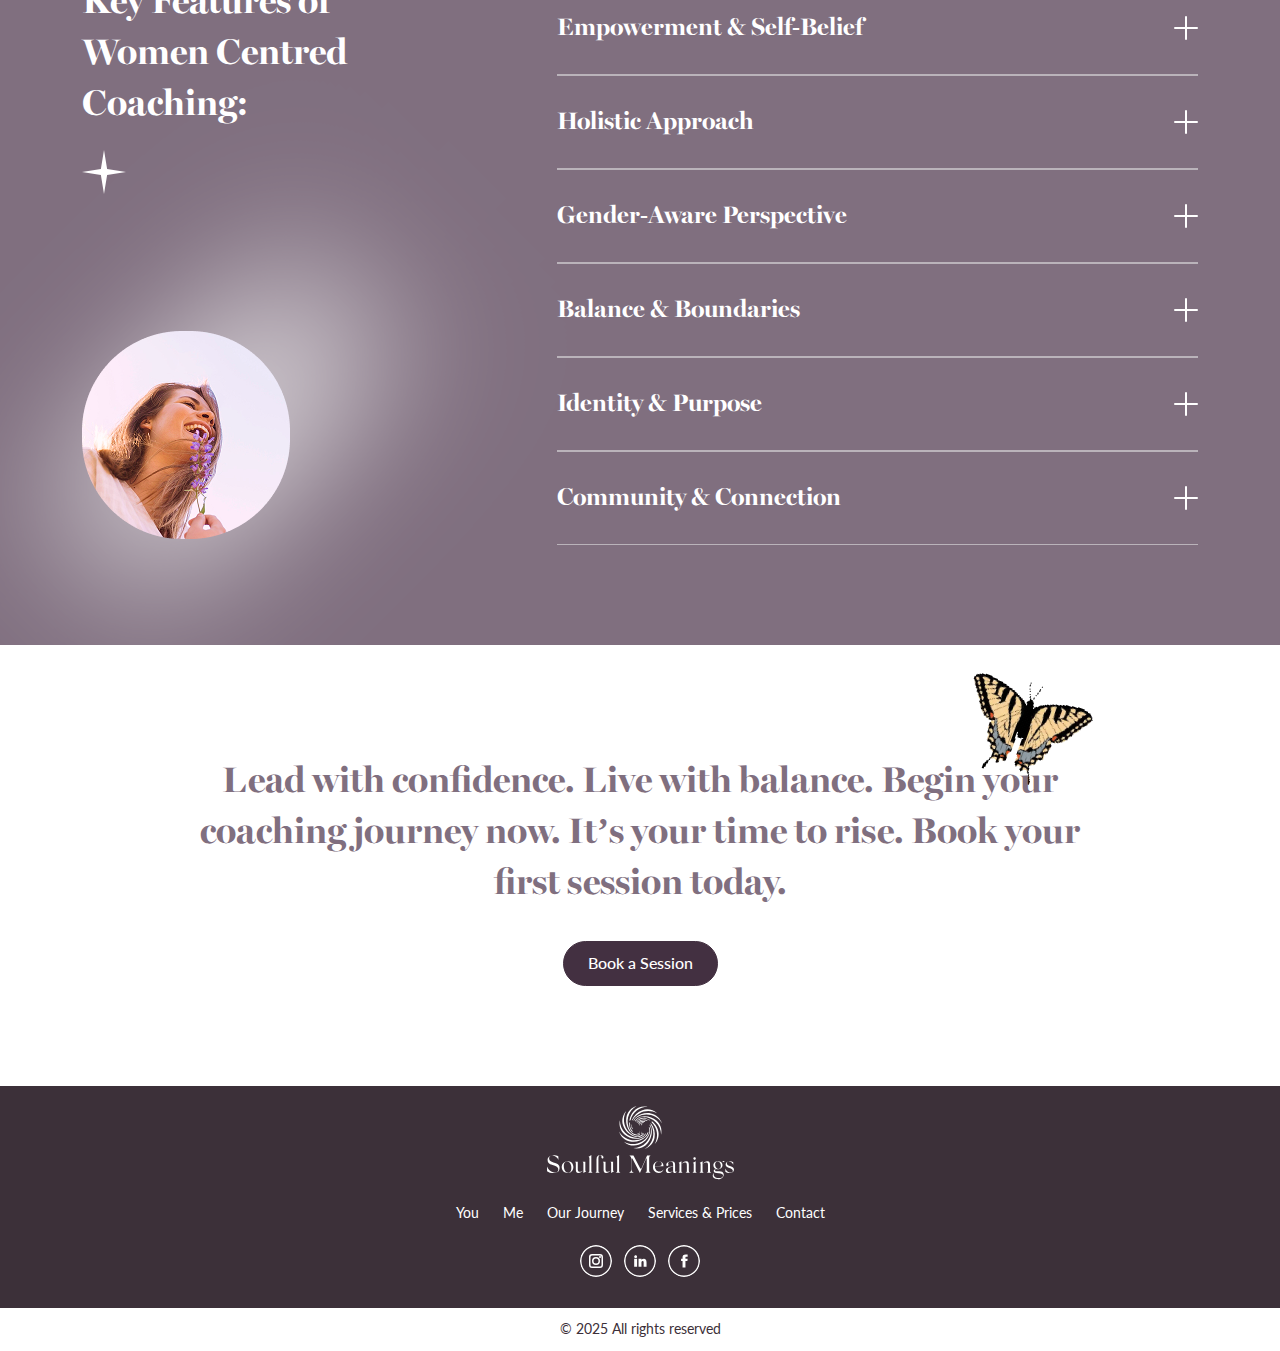
<file: service-women-centered-coaching.html>
<!DOCTYPE html>
<html lang="en">

<head>
    <meta charset="UTF-8">
    <meta http-equiv="X-UA-Compatible" content="IE=edge">
    <meta name="viewport" content="width=device-width, initial-scale=1.0">
    <title>Service - Women Centred Coaching</title>
    <!-- <link rel="icon" type="image/x-icon" href="favicon.png"> -->
    <link rel="stylesheet" href="css/lib/bootstrap-grid.min.css">
    <link rel="stylesheet" href="css/style.css">
</head>

<body>
    <div class="pagewrapper">
        <header class="header">
            <div class="container">
                <div class="row align-items-center">
                    <div class="col-xl-3 col-lg-3">
                        <a href="index.html" class="header__logo">
                            <img src="img/general/logo.svg" alt="logo">
                        </a>
                    </div>
                    <div class="col-xl-9 col-lg-9 header__colmenu">
                        <div class="header__navwrap">
                            <nav>
                                <ul>
                                    <li><a href="#">You</a></li>
                                    <li><a href="#">Me</a></li>
                                    <li>
                                        <a href="#">
                                            Our Journey
                                        </a>
                                    </li>
                                    <li>
                                        <a href="#">
                                            Services
                                        </a>
                                        <span>
                                            <img src="img/general/header-arrow.svg" alt="icon">
                                        </span>
                                        <ul>
                                            <li><a href="#">Rapid Transformational Therapy ( RTT)</a></li>
                                            <li><a href="#">Rapid Transformation Coaching (RTC)</a></li>
                                            <li><a href="#">Women Centred Coaching</a></li>
                                            <li><a href="#">Fertility Coaching</a></li>
                                        </ul>
                                    </li>
                                    <li><a href="#">Contact</a></li>
                                </ul>
                            </nav>
                            <a href="#" class="header__btn">Book a Session</a>
                        </div>
                    </div>
                    <div class="header__burger">
                        <button class="burger burger2"><span></span></button>
                    </div>
                </div>
            </div>
        </header>

        <main class="main">
            <div class="herosection herosection__service">
                <img src="img/services-prices/service-hero2.png" alt="hero img">
                <div class="container">
                    <h1 class="white-color">
                        Rapid Transformation Coaching
                    </h1>
                </div>
            </div>

            <div class="whitebg-wrapper">
                <div class="indserv-quote">
                    <div class="container">
                        <img src="img/services-prices/quote-icon.svg" alt="icon">
                        <h4>
                            No one can make you feel inferior<br>
                            without your consent.
                        </h4>
                        <p>- Eleanor Roosevelt</p>
                    </div>
                </div>

                <div class="serviceinfo">
                    <div class="serviceinfo__header">
                        <img class="porpelipse" src="img/services-prices/ellipse-purp.png" alt="bg">
                        <div class="container">
                            <div class="row">
                                <div class="col-xl-4 offset-xl-2 col-lg-5">
                                    <div class="serviceinfo__header-descr">
                                        <h2>
                                            What is Women Centred Coaching?
                                        </h2>
                                        <p>
                                            Women-Centred Coaching is a coaching approach designed specifically around
                                            the unique experiences, challenges, and strengths of women. Unlike generic
                                            coaching models, it recognizes that women often face different social,
                                            cultural, professional, and personal expectations—and it tailors strategies
                                            to support them in navigating those realities.
                                        </p>
                                        <p>
                                            Women-Centred Coaching is a supportive, empowering, and context-aware
                                            coaching approach that helps women thrive in life and leadership by honoring
                                            their unique challenges and strengths.
                                        </p>
                                    </div>
                                </div>
                                <div class="col-xl-6 col-lg-7">
                                    <div class="serviceinfo__header-img">
                                        <img src="img/services-prices/servind-img5.png" alt="img">
                                    </div>
                                </div>
                            </div>
                            <img src="img/about/star2.svg" alt="img" class="star1">
                            <img src="img/about/star1.svg" alt="img" class="star2">
                        </div>
                    </div>
                    <div class="serviceinfo__body">
                        <div class="container">
                            <div class="row">
                                <div class="col-lg-5 d-flex flex-column justify-content-between">
                                    <div class="servind-title">
                                        <div class="labeltext">
                                            <span>Who is it For?</span>
                                        </div>
                                        <h2>
                                            Key Features of<br> Women Centred<br> Coaching:
                                        </h2>
                                        <img src="img/about/star2.svg" alt="img" class="star1">
                                    </div>

                                    <div class="imgshine">
                                        <img src="img/services-prices/servind-img6.png" alt="img">
                                        <span class="shadowwhite"></span>
                                    </div>



                                </div>
                                <div class="col-lg-7">
                                    <div class="servind-faqs">
                                        <div class="servind-faqs__row">
                                            <div class="servind-faqs__header">
                                                <h4>
                                                    Empowerment & Self-Belief
                                                </h4>
                                                <span class="faqrow-status"></span>
                                            </div>
                                            <div class="servind-faqs__body">
                                                <p>
                                                    Builds confidence, self-worth, and authentic leadership.
                                                </p>
                                                <p> Helps women overcome imposter syndrome, self-doubt, or
                                                    people-pleasing tendencies.</p>
                                            </div>
                                        </div>
                                        <div class="servind-faqs__row">
                                            <div class="servind-faqs__header">
                                                <h4>
                                                    Holistic Approach
                                                </h4>
                                                <span class="faqrow-status"></span>
                                            </div>
                                            <div class="servind-faqs__body">
                                                <p>
                                                    Lorem ipsum dolor sit amet consectetur adipisicing elit. Earum sed
                                                    iusto soluta rerum eaque optio dolore ullam excepturi facere magni?
                                                    Labore porro assumenda odit. Tenetur sint laudantium eaque
                                                    consequuntur fugit!
                                                </p>
                                            </div>
                                        </div>
                                        <div class="servind-faqs__row">
                                            <div class="servind-faqs__header">
                                                <h4>
                                                    Gender-Aware Perspective
                                                </h4>
                                                <span class="faqrow-status"></span>
                                            </div>
                                            <div class="servind-faqs__body">
                                                <p>
                                                    Lorem ipsum dolor sit amet consectetur adipisicing elit. Atque,
                                                    tenetur!
                                                </p>
                                            </div>
                                        </div>
                                        <div class="servind-faqs__row">
                                            <div class="servind-faqs__header">
                                                <h4>
                                                    Balance & Boundaries
                                                </h4>
                                                <span class="faqrow-status"></span>
                                            </div>
                                            <div class="servind-faqs__body">
                                                <p>
                                                    Lorem ipsum dolor sit amet consectetur, adipisicing elit. Voluptatum
                                                    laboriosam ab ex recusandae quis saepe, at maxime sapiente ipsum
                                                    modi, tempore fugit enim debitis vero voluptatibus quae vitae ea
                                                    eligendi?
                                                </p>
                                            </div>
                                        </div>
                                        <div class="servind-faqs__row">
                                            <div class="servind-faqs__header">
                                                <h4>
                                                    Identity & Purpose
                                                </h4>
                                                <span class="faqrow-status"></span>
                                            </div>
                                            <div class="servind-faqs__body">
                                                <p>
                                                    Lorem ipsum dolor sit amet consectetur adipisicing elit. Aliquam id
                                                    reprehenderit velit nemo blanditiis fugiat autem quod debitis
                                                    facilis, molestiae nam assumenda maxime enim corrupti ea nobis quam
                                                    odio vero?
                                                </p>
                                            </div>
                                        </div>
                                        <div class="servind-faqs__row">
                                            <div class="servind-faqs__header">
                                                <h4>
                                                    Community & Connection
                                                </h4>
                                                <span class="faqrow-status"></span>
                                            </div>
                                            <div class="servind-faqs__body">
                                                <p>
                                                    Lorem ipsum dolor sit amet consectetur adipisicing elit. Aliquam id
                                                    reprehenderit velit nemo blanditiis fugiat autem quod debitis
                                                    facilis, molestiae nam assumenda maxime enim corrupti ea nobis quam
                                                    odio vero?
                                                </p>
                                            </div>
                                        </div>
                                    </div>
                                </div>
                            </div>
                        </div>
                    </div>
                </div>

                <div class="bookasession-section">
                    <div class="container">
                        <div class="row justify-content-center">
                            <div class="col-xl-10">
                                <h2>
                                    Lead with confidence. Live with balance. Begin your coaching journey now. It’s your
                                    time to rise. Book your first session today.
                                </h2>
                                <a href="#" class="white-btn purple">Book a Session</a>
                            </div>
                        </div>
                        <img class="butterfly" src="img/main/butterfly5.gif" alt="img">
                    </div>
                </div>
            </div>

        </main>

        <footer class="footer">
            <div class="footer__topsect text-center">
                <div class="container">
                    <a href="index.html" class="footer__logo"><img src="img/general/footer-logo.svg" alt="logo"></a>
                    <nav>
                        <ul>
                            <li><a href="#">You</a></li>
                            <li><a href="#">Me</a></li>
                            <li><a href="#">Our Journey</a></li>
                            <li><a href="#">Services & Prices</a></li>
                            <li><a href="#">Contact</a></li>
                        </ul>
                    </nav>
                    <ul class="sociallist">
                        <li><a href="#" target="_blank"><img src="img/general/instagram-white.svg" alt="icon"></a></li>
                        <li><a href="#" target="_blank"><img src="img/general/linkedin-white.svg" alt="icon"></a></li>
                        <li><a href="#" target="_blank"><img src="img/general/facebook-white.svg" alt="icon"></a></li>
                    </ul>
                </div>

            </div>
            <div class="footer__botsect text-center">
                <p>
                    © 2025 All rights reserved
                </p>
            </div>

        </footer>
    </div>

    <script src="js/lib/jquery.js"></script>
    <script src="js/main.js"></script>
</body>

</html>
</file>
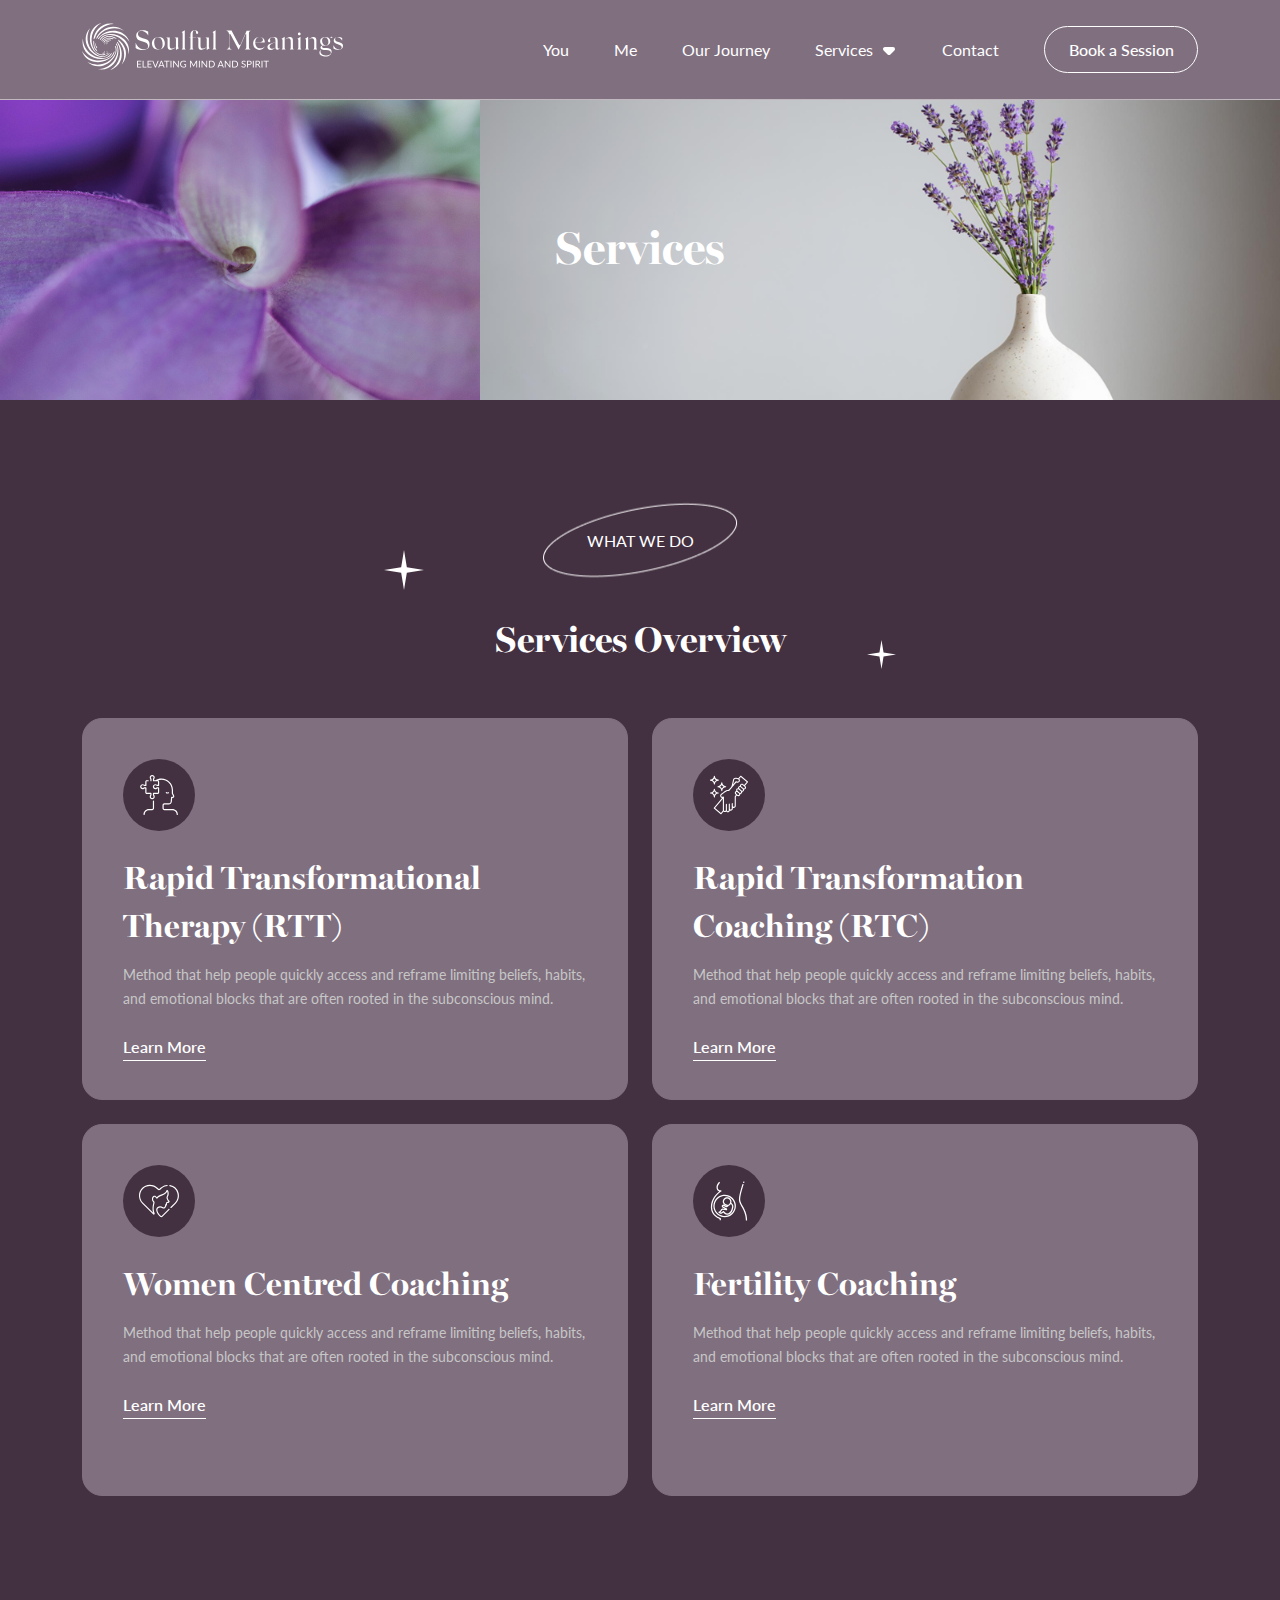
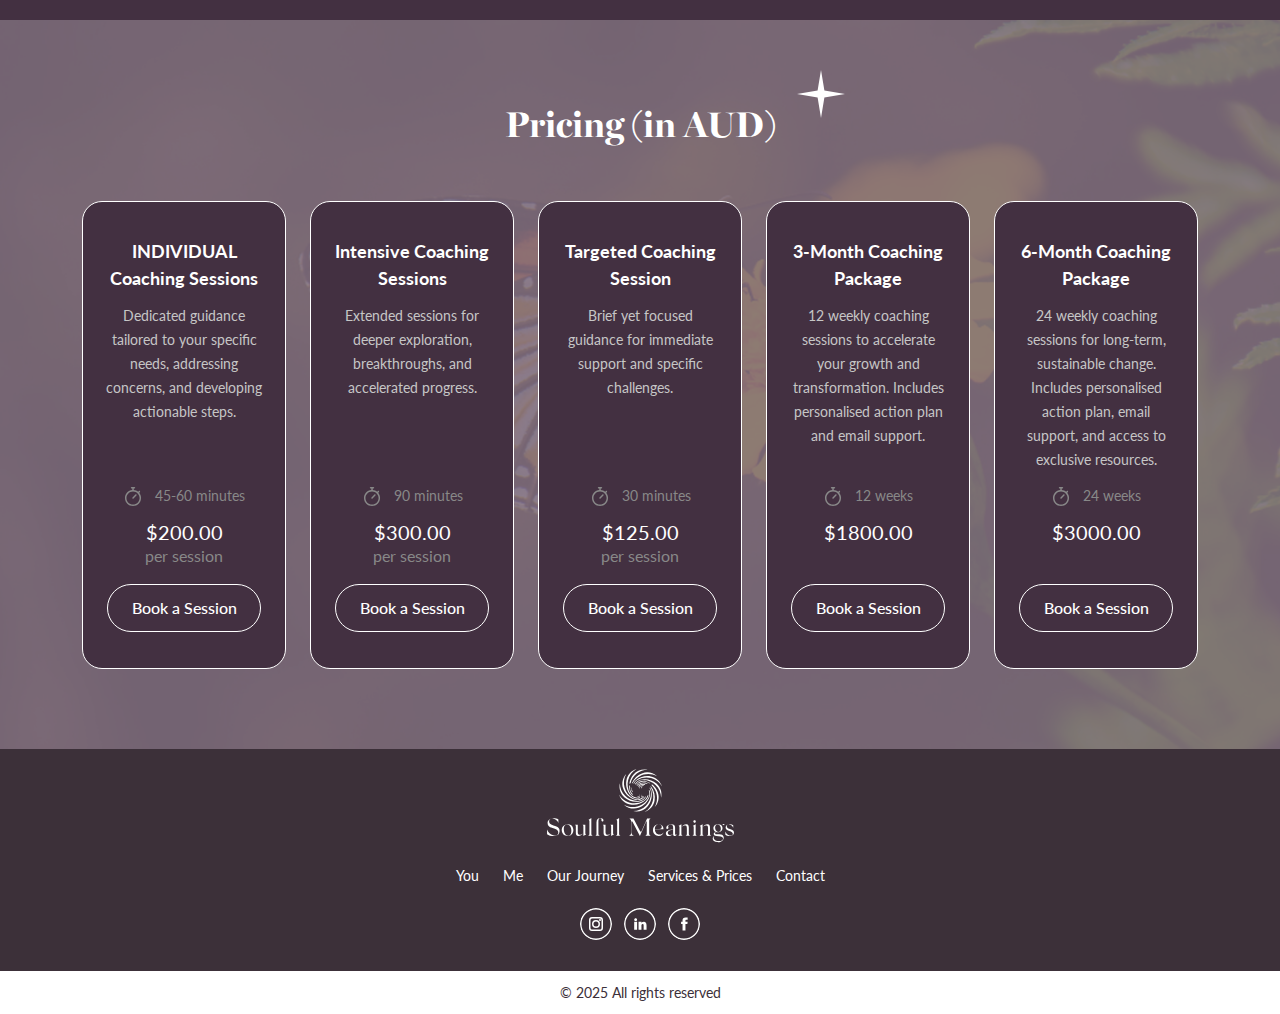
<file: services-prices.html>
<!DOCTYPE html>
<html lang="en">

<head>
    <meta charset="UTF-8">
    <meta http-equiv="X-UA-Compatible" content="IE=edge">
    <meta name="viewport" content="width=device-width, initial-scale=1.0">
    <title>Services & Prices</title>
    <!-- <link rel="icon" type="image/x-icon" href="favicon.png"> -->
    <link rel="stylesheet" href="css/lib/bootstrap-grid.min.css">
    <link rel="stylesheet" href="css/style.css">
</head>

<body>
    <div class="pagewrapper">
        <header class="header">
            <div class="container">
                <div class="row align-items-center">
                    <div class="col-xl-3 col-lg-3">
                        <a href="index.html" class="header__logo">
                            <img src="img/general/logo.svg" alt="logo">
                        </a>
                    </div>
                    <div class="col-xl-9 col-lg-9 header__colmenu">
                        <div class="header__navwrap">
                            <nav>
                                <ul>
                                    <li><a href="about-you.html">You</a></li>
                                    <li><a href="about-me.html">Me</a></li>
                                    <li>
                                        <a href="our-journey.html">
                                            Our Journey
                                        </a>
                                    </li>
                                    <li>
                                        <a href="services-prices.html">
                                            Services
                                        </a>
                                        <span>
                                            <img src="img/general/header-arrow.svg" alt="icon">
                                        </span>
                                        <ul>
                                            <li><a href="service-individual.html">Rapid Transformational Therapy ( RTT)</a></li>
                                            <li><a href="service-rtc.html">Rapid Transformation Coaching (RTC)</a></li>
                                            <li><a href="service-women-centered-coaching.html">Women Centred Coaching</a></li>
                                            <li><a href="service-fertility-coaching.html">Fertility Coaching</a></li>
                                            <li><a href="service-intuitive-coaching.html">Intuitive Coaching</a></li>
                                        </ul>
                                    </li>
                                    <li><a href="contacts.html">Contact</a></li>
                                </ul>
                            </nav>
                            <a href="#" class="header__btn">Book a Session</a>
                        </div>
                    </div>
                    <div class="header__burger">
                        <button class="burger burger2"><span></span></button>
                    </div>
                </div>
            </div>
        </header>

        <main class="main">
            <div class="herosection herosection__servprices">
                <img src="img/services-prices/hero.png" alt="hero img">
                <div class="container">
                    <h1 class="white-color">
                        Services
                    </h1>
                </div>
            </div>

            <div class="services-overview">
                <div class="container">
                    <div class="text-center">
                        <div class="labeltext">
                            <span>what we do</span>
                        </div>
                    </div>
                    <h2>Services Overview</h2>
                    <div class="row">
                        <div class="col-lg-6">
                            <a href="#" class="serviceoverview">
                                <img class="serviceoverview__icon" src="img/services-prices/ic1.svg" alt="icon">
                                <h3>
                                    Rapid Transformational Therapy
                                    (RTT) 
                                </h3>
                                <p>
                                    Method that help people quickly access and reframe limiting beliefs, habits, and
                                    emotional blocks that are often rooted in the subconscious mind.
                                </p>
                                <span class="serviceoverview__more">Learn More</span>
                            </a>
                        </div>
                        <div class="col-lg-6">
                            <a href="#" class="serviceoverview">
                                <img class="serviceoverview__icon" src="img/services-prices/ic2.svg" alt="icon">
                                <h3>
                                    Rapid Transformation Coaching (RTC)
                                </h3>
                                <p>
                                    Method that help people quickly access and reframe limiting beliefs, habits, and
                                    emotional blocks that are often rooted in the subconscious mind.
                                </p>
                                <span class="serviceoverview__more">Learn More</span>
                            </a>
                        </div>
                        <div class="col-lg-6">
                            <a href="#" class="serviceoverview">
                                <img class="serviceoverview__icon" src="img/services-prices/ic3.svg" alt="icon">
                                <h3>
                                    Women Centred Coaching
                                </h3>
                                <p>
                                    Method that help people quickly access and reframe limiting beliefs, habits, and
                                    emotional blocks that are often rooted in the subconscious mind.
                                </p>
                                <span class="serviceoverview__more">Learn More</span>
                            </a>
                        </div>
                        <div class="col-lg-6">
                            <a href="#" class="serviceoverview">
                                <img class="serviceoverview__icon" src="img/services-prices/ic4.svg" alt="icon">
                                <h3>
                                    Fertility Coaching
                                </h3>
                                <p>
                                    Method that help people quickly access and reframe limiting beliefs, habits, and
                                    emotional blocks that are often rooted in the subconscious mind.
                                </p>
                                <span class="serviceoverview__more">Learn More</span>
                            </a>
                        </div>
                    </div>
                </div>
                <img src="img/about/star1.svg" alt="img" class="star1">
                <img src="img/about/star2.svg" alt="img" class="star2">
            </div>

            <div class="pricing-section">
                <img class="pricing-section__bg" src="img/new/img-bg.png" alt="img">
                <div class="container">
                    <h2>Pricing (in AUD)</h2>
                    <div class="row justify-content-center">
                        <div class="col-xl col-lg-4 col-sm-6">
                            <div class="servpricingbox">
                                <div class="servpricingbox__top">
                                    <h3>
                                        INDIVIDUAL Coaching Sessions
                                    </h3>
                                    <p>
                                        Dedicated guidance tailored to your specific needs, addressing concerns, and
                                        developing actionable steps.
                                    </p>
                                </div>
                                <div class="servpricingbox__bott">
                                    <p class="time">
                                        <img src="img/services-prices/watch.svg" alt="icon">
                                        45-60 minutes
                                    </p>
                                    <p class="price">
                                        $200.00
                                        <span>per session</span>
                                    </p>
                                    <a href="#">
                                        Book a Session
                                    </a>
                                </div>
                            </div>
                        </div>
                        <div class="col-xl col-lg-4 col-sm-6">
                            <div class="servpricingbox">
                                <div class="servpricingbox__top">
                                    <h3>
                                        Intensive Coaching Sessions
                                    </h3>
                                    <p>
                                        Extended sessions for deeper exploration, breakthroughs,
                                        and accelerated progress.
                                    </p>
                                </div>
                                <div class="servpricingbox__bott">
                                    <p class="time">
                                        <img src="img/services-prices/watch.svg" alt="icon">
                                        90 minutes
                                    </p>
                                    <p class="price">
                                        $300.00
                                        <span>per session</span>
                                    </p>
                                    <a href="#">
                                        Book a Session
                                    </a>
                                </div>
                            </div>
                        </div>
                        <div class="col-xl col-lg-4 col-sm-6">
                            <div class="servpricingbox">
                                <div class="servpricingbox__top">
                                    <h3>
                                        Targeted Coaching Session
                                    </h3>
                                    <p>
                                        Brief yet focused guidance for immediate support and specific challenges.
                                    </p>
                                </div>
                                <div class="servpricingbox__bott">
                                    <p class="time">
                                        <img src="img/services-prices/watch.svg" alt="icon">
                                        30 minutes
                                    </p>
                                    <p class="price">
                                        $125.00
                                        <span>per session</span>
                                    </p>
                                    <a href="#">
                                        Book a Session
                                    </a>
                                </div>
                            </div>
                        </div>
                        <div class="col-xl col-lg-4 col-sm-6">
                            <div class="servpricingbox">
                                <div class="servpricingbox__top">
                                    <h3>
                                        3-Month Coaching Package
                                    </h3>
                                    <p>
                                        12 weekly coaching sessions to accelerate your growth and transformation.
                                        Includes personalised action plan and email support.
                                    </p>
                                </div>
                                <div class="servpricingbox__bott">
                                    <p class="time">
                                        <img src="img/services-prices/watch.svg" alt="icon">
                                        12 weeks
                                    </p>
                                    <p class="price">
                                        $1800.00
                                    </p>
                                    <a href="#">
                                        Book a Session
                                    </a>
                                </div>
                            </div>
                        </div>
                        <div class="col-xl col-lg-4 col-sm-6">
                            <div class="servpricingbox">
                                <div class="servpricingbox__top">
                                    <h3>
                                        6-Month Coaching Package
                                    </h3>
                                    <p>
                                        24 weekly coaching sessions for long-term, sustainable change. Includes
                                        personalised action plan, email support, and access to exclusive resources.
                                    </p>
                                </div>
                                <div class="servpricingbox__bott">
                                    <p class="time">
                                        <img src="img/services-prices/watch.svg" alt="icon">
                                        24 weeks
                                    </p>
                                    <p class="price">
                                        $3000.00
                                    </p>
                                    <a href="#">
                                        Book a Session
                                    </a>
                                </div>
                            </div>
                        </div>
                    </div>
                    <img src="img/about/star1.svg" alt="img" class="star1">
                </div>
            </div>

        </main>

        <footer class="footer">
            <div class="footer__topsect text-center">
                <div class="container">
                    <a href="index.html" class="footer__logo"><img src="img/general/footer-logo.svg" alt="logo"></a>
                    <nav>
                        <ul>
                            <li><a href="#">You</a></li>
                            <li><a href="#">Me</a></li>
                            <li><a href="#">Our Journey</a></li>
                            <li><a href="#">Services & Prices</a></li>
                            <li><a href="#">Contact</a></li>
                        </ul>
                    </nav>
                    <ul class="sociallist">
                        <li><a href="#" target="_blank"><img src="img/general/instagram-white.svg" alt="icon"></a></li>
                        <li><a href="#" target="_blank"><img src="img/general/linkedin-white.svg" alt="icon"></a></li>
                        <li><a href="#" target="_blank"><img src="img/general/facebook-white.svg" alt="icon"></a></li>
                    </ul>
                </div>

            </div>
            <div class="footer__botsect text-center">
                <p>
                    © 2025 All rights reserved
                </p>
            </div>

        </footer>
    </div>


    <script src="js/lib/jquery.js"></script>
    <script src="js/main.js"></script>
</body>



</html>
</file>
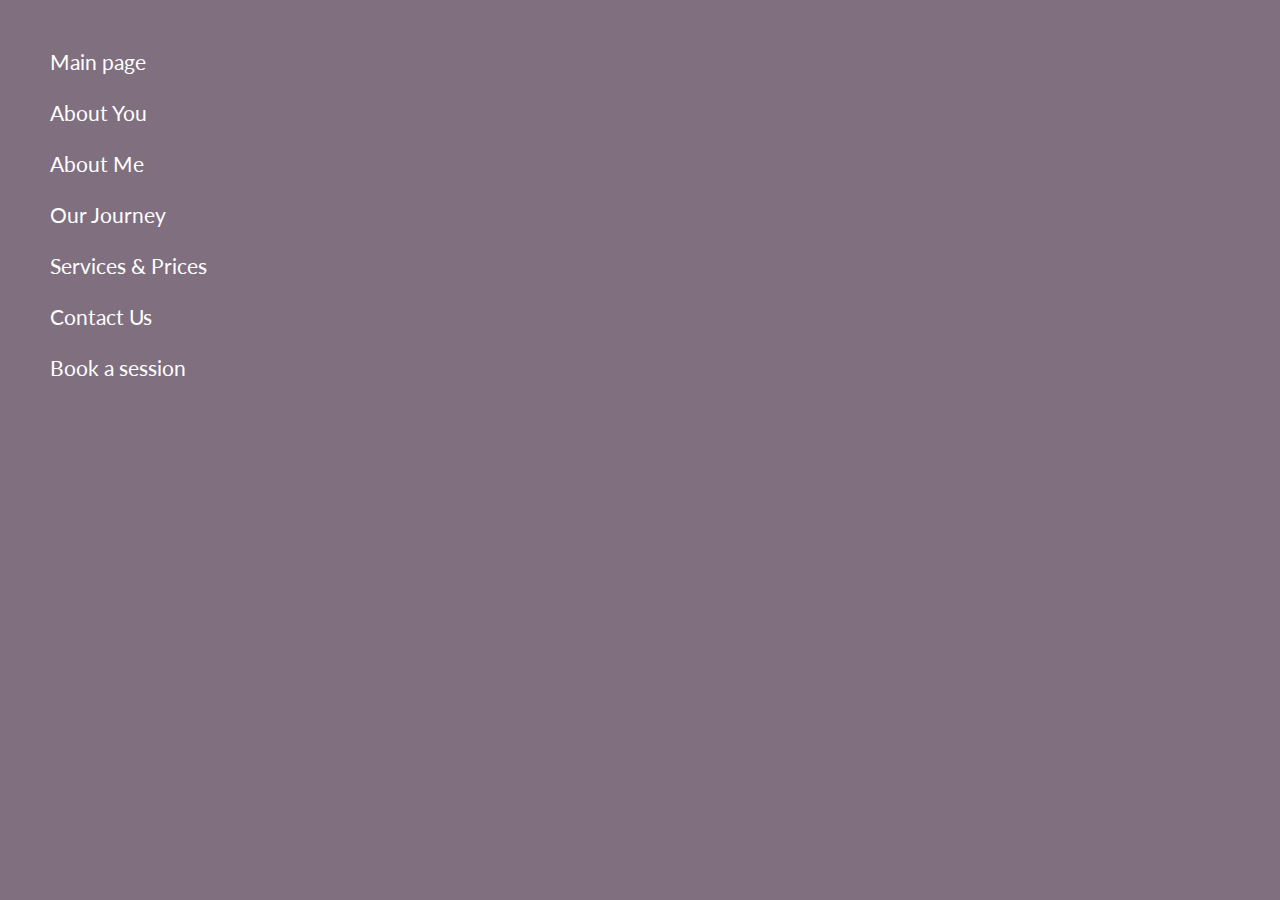
<file: sitemap.html>
<!DOCTYPE html>
<html lang="en">

<head>
    <meta charset="UTF-8">
    <meta http-equiv="X-UA-Compatible" content="IE=edge">
    <meta name="viewport" content="width=device-width, initial-scale=1.0">
    <title>Pages</title>
    <!-- <link rel="icon" type="image/x-icon" href="favicon.png"> -->
    <link rel="stylesheet" href="css/lib/bootstrap-grid.min.css">
    <link rel="stylesheet" href="css/style.css">
</head>

<body>
    <div class="sitemap">
        <ul>
            <li><a href="index.html" target="_blank">Main page</a></li>
            <li><a href="about-you.html" target="_blank">About You</a></li>
            <li><a href="about-me.html" target="_blank">About Me</a></li>
            <li><a href="our-journey.html" target="_blank">Our Journey</a></li>
            <li><a href="services-prices.html" target="_blank">Services & Prices</a></li>
            <li><a href="contacts.html" target="_blank">Contact Us</a></li>
            <li><a href="booksession.html" target="_blank">Book a session</a></li>
        </ul>
    </div>

    <style>
        .sitemap {
            padding: 50px;
        }

        ul {
            list-style-type: none;
            margin: 0;
            padding: 0;
        }

        li {
            margin-bottom: 25px;
        }

        a {
            color: #fff;
            font-size: 21px;
            text-decoration: none;
            transition: 0.3s;
        }

        a:hover {
            color: #6e3574;
        }
    </style>

    <script src="js/lib/jquery.js"></script>
    <script src="js/main.js"></script>
</body>



</html>
</file>
<file: css/style.css>
@import url("https://fonts.googleapis.com/css2?family=Lato:ital,wght@0,100;0,300;0,400;0,700;0,900;1,100;1,300;1,400;1,700;1,900&display=swap");@font-face{font-family:"Miller_Banner_Bold";src:url("../fonts/Miller_Banner_Bold.otf") format("opentype");font-weight:bold;font-style:normal}@font-face{font-family:"Miller_Banner_Regular";src:url("../fonts/Miller_Banner_Regular.otf") format("opentype");font-weight:400;font-style:normal}@font-face{font-family:"Miller_Banner_Regular_Italic";src:url("../fonts/Miller_Banner_Regular_Italic.otf") format("opentype");font-weight:400;font-style:italic}body,html{height:100%;margin:0;padding:0;line-height:150%;font-family:"Lato",sans-serif;font-size:16px}body{background:#806F7F}body.hidden{overflow:hidden}*,:after,:before{-webkit-box-sizing:border-box;box-sizing:border-box;margin:0;padding:0}.pagewrapper{min-height:100%;display:-webkit-box;display:-ms-flexbox;display:flex;-webkit-box-orient:vertical;-webkit-box-direction:normal;-ms-flex-direction:column;flex-direction:column;overflow:hidden}.pagewrapper .main{-webkit-box-flex:1;-ms-flex:1 1 auto;flex:1 1 auto}img{max-width:100%}@media (min-width:1400px){.container{max-width:1324px}}.white-btn{display:-webkit-inline-box;display:-ms-inline-flexbox;display:inline-flex;-webkit-box-align:center;-ms-flex-align:center;align-items:center;-webkit-box-pack:center;-ms-flex-pack:center;justify-content:center;text-align:center;min-height:45px;border-radius:30px;background:#fff;border:1px solid #fff;color:#121212;font-weight:500;text-decoration:none;padding:4px 24px;-webkit-transition:0.3s;transition:0.3s;cursor:pointer}.white-btn:hover{color:#fff;background:#121212}.white-btn.purple{background:#433041;color:#fff;border:#433041}.white-btn.purple:hover{background:#fff;color:#433041}.white-btn.bordered{background:transparent;color:#fff}.white-btn.bordered:hover{background:#fff;color:#433041}.link-arrow{display:-webkit-inline-box;display:-ms-inline-flexbox;display:inline-flex;-webkit-box-align:center;-ms-flex-align:center;align-items:center;color:#fff;font-weight:600;text-decoration:none;-webkit-transition:0.3s;transition:0.3s}.link-arrow span{display:inline-block;position:relative}.link-arrow span:after{content:"";display:block;width:0;height:1px;background:rgba(255,255,255,0.5);bottom:-4px;position:absolute;-webkit-transition:0.3s;transition:0.3s}.link-arrow img{margin-left:16px;width:49px;-webkit-transition:0.3s;transition:0.3s}.link-arrow:hover img{-webkit-transform:translateX(5px);transform:translateX(5px)}.link-arrow:hover span:after{width:100%}.link-arrow.purple span:after{background:#433041}h1{color:#fff;line-height:130%;font-size:52px;font-weight:700;font-family:"Miller_Banner_Bold";margin-bottom:32px}h2{color:#fff;line-height:142%;font-size:42px;font-weight:700;font-family:"Miller_Banner_Bold"}h3{color:#fff;font-weight:700;font-family:"Miller_Banner_Bold";line-height:150%;font-size:32px}.text-center{text-align:center}.text-left{text-align:left}@-webkit-keyframes rotatean{0%{-webkit-transform:rotate(0deg);transform:rotate(0deg)}to{-webkit-transform:rotate(360deg);transform:rotate(360deg)}}@-webkit-keyframes move{0%{-webkit-transform:translateY(0);transform:translateY(0)}50%{-webkit-transform:translateY(10px);transform:translateY(10px)}to{-webkit-transform:translateY(0);transform:translateY(0)}}@media (max-width:1399.8px){h1{font-size:46px}h2{font-size:36px}}@media (max-width:1199.8px){h1{font-size:42px}h2{font-size:36px}h3{font-size:28px}.text-lg-left{text-align:left}}@media (max-width:991.8px){h2{font-size:32px}h3{font-size:26px}}@media (max-width:767.8px){h1{font-size:36px}}@media (max-width:575.8px){h1{font-size:32px}h2{font-size:26px}h3{font-size:22px}}.welcomesect{padding:60px 0 125px 0;position:relative;overflow:hidden}.welcomesect .bgel1{position:absolute;right:0;top:-100px;max-width:462px;width:100%}.welcomesect .bgel2{position:absolute;left:0;bottom:-48px;max-width:405px;width:100%}.welcomesect .container{position:relative;z-index:2}.welcomesect__info{position:relative}.welcomesect__info .butterfly-img{position:absolute;left:-80px;top:-100px;-webkit-transform:rotate(-13deg);transform:rotate(-13deg);width:150px}.welcomesect__info .subtitle{margin-bottom:32px;color:#fff;font-weight:500;font-size:20px;line-height:180%;position:relative;z-index:2}.welcomesect__info p{margin-bottom:20px;color:#fff;max-width:526px;position:relative;z-index:2}.welcomesect__info h1{position:relative}.welcomesect__info h1 span{display:block;position:relative;z-index:2}.welcomesect__info .white-btn{background:#433041;color:#fff;border:#433041}.welcomesect__info .white-btn:hover{background:#fff;color:#433041}.welcomesect__info .link-arrow span:after{background:#433041}.btnsgroup{display:-webkit-box;display:-ms-flexbox;display:flex;-webkit-box-align:center;-ms-flex-align:center;align-items:center;margin:48px 0 64px}.btnsgroup a{margin-right:28px}.btnsgroup a:last-child{margin-right:0}.welcomesect__info .btnsgroup{margin-bottom:52px}.countup{display:-webkit-box;display:-ms-flexbox;display:flex;-ms-flex-wrap:wrap;flex-wrap:wrap;max-width:491px;width:100%}.countup .countup__box{width:100%;border-right:1px solid rgba(255,255,255,0.5)}.countup .countup__box:last-child{border:none}.countup .countup__box:first-child{max-width:31%;-webkit-box-flex:0;-ms-flex:0 0 31%;flex:0 0 31%}.countup .countup__box:nth-child(2){max-width:41%;-webkit-box-flex:0;-ms-flex:0 0 41%;flex:0 0 41%;padding-left:37px}.countup .countup__box:nth-child(3){max-width:28%;-webkit-box-flex:0;-ms-flex:0 0 28%;flex:0 0 28%;padding-left:55px}.countup .countup__box p{color:#fff;margin:0}.countup .countup__box .maintext{line-height:142%;font-size:42px;font-weight:700;font-family:"Miller_Banner_Bold";margin-bottom:12px}.welcomesect__img{position:relative;padding:28px;border-radius:500px 500px 0 0;border:1px solid #fff}.welcomesect__img .mainpic{border-radius:500px 500px 0 0}.welcomesect__img .circlepic{width:165px;position:absolute;right:-83px;bottom:-71px;-webkit-animation:rotatean 12s linear infinite;animation:rotatean 12s linear infinite}.whatismeaning{position:relative;min-height:730px}.whatismeaning .bgradius{position:absolute;bottom:0;width:100%;height:100%}.whatismeaning .container{position:relative;z-index:2;padding:233px 0 50px}.whatismeaning h3{color:#121212;margin-bottom:56px}.whatismeaning p{color:#121212;margin:16px}.whatismeaning p:last-child{margin-bottom:0}.whatismeaning .descr{position:relative}.whatismeaning .descr:before{content:"";display:inline-block;width:49px;height:49px;background:url("../img/main/star1.svg") no-repeat center/100%;position:absolute;left:-73px;top:40px;-webkit-animation:move 3s infinite;animation:move 3s infinite}.whatismeaning .starimg{position:absolute;width:85px;top:130px;right:37%;-webkit-animation:move 3s infinite;animation:move 3s infinite;-webkit-animation-delay:0.5s;animation-delay:0.5s}.whatismeaning__rightimg{position:absolute;right:0;top:150px;max-width:306px;width:100%;right:calc((100vw - 1324px) / 2)}.whatismeaning__leftimg{position:absolute;left:calc((100vw - 1324px) / 2);margin-left:-46px;width:100%;max-width:465px;bottom:-112px}.infosection{padding:160px 0 140px}.infosection h2{margin-bottom:32px;position:relative;z-index:2}.infosection .btnsgroup{margin:0;-webkit-box-pack:center;-ms-flex-pack:center;justify-content:center}.infosection .wrapper{position:relative}.infosection .wrapper .butterfly-img{position:absolute;right:-40px;top:-100px;-webkit-transform:rotate(15deg);transform:rotate(15deg);width:150px}@media (max-width:1399.8px){.welcomesect__info .subtitle{margin-bottom:20px}.welcomesect__info .butterfly-img{width:120px}.welcomesect__info h1{margin-bottom:20px}.welcomesect__info p{margin-bottom:15px}.btnsgroup{margin:35px 0 45px}.countup .countup__box .maintext{font-size:38px;line-height:100%}.welcomesect__img .circlepic{right:-50px}.whatismeaning__rightimg{right:calc((100vw - 1140px) / 2);width:230px}.whatismeaning__leftimg{left:calc((100vw - 1140px) / 2);width:350px;bottom:-84px}.whatismeaning{height:auto;min-height:600px}.whatismeaning .container{padding-top:130px}.whatismeaning h3{margin-bottom:40px}.infosection{padding:120px 0 100px}.welcomesect__info .subtitle{font-size:18px}.welcomesect__info{padding-top:70px}.whatismeaning .starimg{right:31%}}@media (max-width:1199.8px){.welcomesect__info h1 br{display:none}.whatismeaning__rightimg{right:calc((100vw - 960px) / 2);width:180px}.whatismeaning__leftimg{left:calc((100vw - 960px) / 2);width:280px;bottom:-60px;margin-left:-30px}.whatismeaning{min-height:550px}.whatismeaning .starimg{width:60px}.whatismeaning .starimg{right:24%}}@media (max-width:991.8px){.welcomesect__img{max-width:500px;margin:40px auto 0}.whatismeaning .bgradius{-o-object-fit:cover;object-fit:cover;-o-object-position:50% 0;object-position:50% 0}.whatismeaning__rightimg{right:12px}.whatismeaning__leftimg{left:12px;bottom:-67px}.whatismeaning h3{margin-bottom:25px}.whatismeaning .starimg{right:30%;top:80px}.whatismeaning .container{padding:130px 0 150px}.welcomesect__info .butterfly-img{left:-40px}}@media (max-width:767.8px){.whatismeaning__rightimg{top:-60px;width:150px}.whatismeaning .starimg{top:80px}.welcomesect{padding-bottom:150px}.whatismeaning h3{margin-bottom:15px}.whatismeaning{min-height:initial}.whatismeaning .container{padding:160px 0 160px}}@media (max-width:575.8px){.welcomesect{padding:70px 0 120px}.welcomesect__info .subtitle{margin-bottom:15px;max-width:250px}.welcomesect__info .butterfly-img{width:100px;top:-80px;left:-20px}.welcomesect__info h1{margin-bottom:15px}.btnsgroup{-ms-flex-wrap:wrap;flex-wrap:wrap}.btnsgroup a{margin-bottom:15px}.btnsgroup a:last-child{margin-bottom:0}.countup .countup__box .maintext{font-size:30px;margin-bottom:6px}.countup .countup__box p{font-size:14px}.countup .countup__box:nth-child(2){padding-left:15px;padding-right:15px}.countup .countup__box:nth-child(3){padding-left:20px}.welcomesect__img{padding:15px}.welcomesect__img img{vertical-align:top}.welcomesect__img .circlepic{right:-20px}.whatismeaning__rightimg{display:none}.whatismeaning .container{padding:70px 12px 120px}.whatismeaning__leftimg{width:200px;bottom:-49px;left:0;margin-left:0}.whatismeaning .starimg{top:10px;right:20%}.infosection .wrapper .butterfly-img{width:120px;right:20px}.infosection a{margin-right:0}.infosection{padding:120px 0 60px}.welcomesect__info .subtitle{font-size:16px}.welcomesect__info .btnsgroup{margin-bottom:20px}.welcomesect__info{padding-top:30px}.welcomesect__info .btnsgroup{margin-top:20px}}.herosection{position:relative;overflow:hidden;height:400px;display:-webkit-box;display:-ms-flexbox;display:flex;-webkit-box-align:center;-ms-flex-align:center;align-items:center;-webkit-box-pack:center;-ms-flex-pack:center;justify-content:center}.herosection img{width:100%;height:100%;-o-object-fit:cover;object-fit:cover;-o-object-position:50% 50%;object-position:50% 50%;position:absolute;left:0;top:0}.herosection .container{position:relative;z-index:2}.herosection h1{text-align:center;color:#433041;font-family:"Miller_Banner_Bold";font-weight:700}.herosection h1:last-child{margin-bottom:0}.herosection h1 span{font-family:"Miller_Banner_Regular_Italic";font-style:italic;font-weight:400}.herosection.herosection__you h1{color:#fff}.aboutsect{padding:100px 0 188px}.aboutsect h3{max-width:418px;margin-bottom:28px}.aboutsect .spaceleftbox{padding-left:110px}.aboutsect p{color:#fff;margin-bottom:16px}.aboutsect p:last-child{margin-bottom:0}.aboutsect .description{padding-bottom:15px;position:relative;padding-top:30px}.aboutsect .description .star1{position:absolute;right:32px;top:0;-webkit-animation:move 3s infinite;animation:move 3s infinite;-webkit-animation-delay:0.5s;animation-delay:0.5s;width:55px;top:-50px}.aboutsect .description .star2{position:absolute;left:0;bottom:30%;-webkit-animation:move 3s infinite;animation:move 3s infinite}.aboutsect-radimgwrap{border-radius:500px 500px 0 0;border:1px solid rgba(255,255,255,0.7);height:414px;width:304px;position:relative;display:inline-block}.aboutsect-radimgwrap .imgwrap{border-radius:500px 500px 0 0;width:304px;overflow:hidden;position:relative;margin-left:24px;margin-top:-22px}.aboutsect-radimgwrap .imgwrap img{width:100%;height:100%;-o-object-fit:cover;object-fit:cover;-o-object-position:50% 50%;object-position:50% 50%}.aboutsect-radimgwrap .circletext{width:215px;position:absolute;right:-137px;bottom:-88px;-webkit-animation:rotatean 12s linear infinite;animation:rotatean 12s linear infinite}.transformation{min-height:405px;position:relative;overflow:hidden;padding:62px 0;text-align:center;display:-webkit-box;display:-ms-flexbox;display:flex;-webkit-box-align:center;-ms-flex-align:center;align-items:center}.transformation .container{position:relative;z-index:1}.transformation h2{margin-bottom:32px}.transformation h3{margin-bottom:32px}.transformation p{color:#fff}.transformation .btnsgroup{margin-top:32px;margin-bottom:0;-webkit-box-pack:center;-ms-flex-pack:center;justify-content:center}.transformation__bg{opacity:0.4;width:100%;height:100%;-o-object-fit:cover;object-fit:cover;-o-object-position:50% 50%;object-position:50% 50%;position:absolute;left:0;top:0}.acrcol{text-align:center}.aboutsect h2{margin-bottom:23px;max-width:430px}.aboutsect.aboutsect_me{padding:70px 0}.aboutsect.aboutsect_me .description .star1{top:-50px;right:initial;left:-100px}.aboutsect.aboutsect_me .description .star2{top:0;right:10%;left:initial}.aboutsect.aboutsect_me p{max-width:520px}.aboutsect.aboutsect_me .imgwrap img{vertical-align:top}.transformation.transformation_me{display:-webkit-box;display:-ms-flexbox;display:flex;-webkit-box-align:center;-ms-flex-align:center;align-items:center}.transformation.transformation_me .transformation__bg{opacity:1}.transformation.transformation_me:after{content:"";display:block;position:absolute;left:0;top:0;width:100%;height:100%;background:#806F7F;opacity:0.7}.transformation.transformation_me .container{position:relative;z-index:2}.labeltext{width:207px;height:101px;background:url("../img/about/elipse.png") no-repeat center/100%;display:-webkit-inline-box;display:-ms-inline-flexbox;display:inline-flex;-webkit-box-align:center;-ms-flex-align:center;align-items:center;-webkit-box-pack:center;-ms-flex-pack:center;justify-content:center}.labeltext span{text-transform:uppercase;color:#fff;font-size:16px}@media (max-width:1399.8px){.herosection{height:auto;padding:30px 0;min-height:300px}.aboutsect .spaceleftbox{padding-left:70px}.aboutsect{padding:100px 0 140px}.aboutsect.aboutsect_me{padding:50px 0}.aboutsect.aboutsect_me .description .star2{right:0;top:-20px}}@media (max-width:1199.8px){.aboutsect{padding:70px 0 100px}.acrcol{text-align:left}.aboutsect.aboutsect_me .description .star2{right:0}.aboutsect h2{max-width:100%;padding-right:50px}.aboutsect.aboutsect_me{padding:50px 0 30px}}@media (max-width:991.8px){.aboutsect{padding:70px 0 100px}.aboutsect-radimgwrap{width:270px;height:370px}.aboutsect-radimgwrap .imgwrap{width:100%;margin-left:10px;margin-top:-10px}.aboutsect-radimgwrap .imgwrap img{vertical-align:top}.aboutsect .description .star2{bottom:40%}.aboutsect-radimgwrap .circletext{width:200px;right:-100px}.transformation{min-height:300px}.labeltext{margin-bottom:20px}.transformation.transformation_me .text-left{text-align:center}}@media (max-width:767.8px){.transformation h3{font-size:26px}.herosection{min-height:220px}.aboutsect-radimgwrap{width:60%;height:400px;margin-bottom:70px}.acrcol{text-align:center}.aboutsect .description{padding-bottom:0}.aboutsect{padding:70px 0}.transformation__bg{-o-object-position:70% 50%;object-position:70% 50%}.aboutsect-radimgwrap .imgwrap{height:100%}.aboutsect.aboutsect_me p{max-width:100%}.labeltext{height:80px}.transformation.transformation_me h3{text-align:center}.aboutsect .description .star1{right:0}}@media (max-width:575.8px){.herosection.herosection__you img{-o-object-position:60% 50%;object-position:60% 50%}.herosection{min-height:200px}.aboutsect-radimgwrap{height:300px}.aboutsect-radimgwrap .circletext{width:140px;right:-40px;bottom:-60px}.aboutsect{padding:60px 0 50px}.aboutsect .description .star1{width:40px;right:0;top:-25px}.aboutsect .description .star2{display:none}.aboutsect .spaceleftbox{padding-left:0}.transformation{padding:60px 0}.transformation h2{margin-bottom:20px}.aboutsect-radimgwrap{width:100%;max-width:300px}.aboutsect-radimgwrap{height:380px}.aboutsect.aboutsect_me .description .star1{top:-20px;right:0;left:initial}}.process{padding:100px 0 120px;position:relative;overflow:hidden}.process__header{margin-bottom:60px}.process__header .labeltext{margin-bottom:40px}.process__header h2{margin-bottom:12px}.process__header p{color:#fff}.process__header p:last-child{margin-bottom:0}.countbox{display:-webkit-inline-box;display:-ms-inline-flexbox;display:inline-flex;-webkit-box-align:center;-ms-flex-align:center;align-items:center;-webkit-box-pack:center;-ms-flex-pack:center;justify-content:center;width:84px;height:84px}.countbox img{width:100%}.countbox span{font-size:42px;font-weight:700;font-family:"Miller_Banner_Bold";color:#fff;display:inline-block;position:absolute}.process__row{padding-bottom:36px}.process__row:nth-child(2n) .col-md-5:first-child{text-align:right}.process__row:nth-child(2) .process__img img{left:0;top:64px}.process__row:nth-child(3) .process__img img{left:0;top:29px}.process__row:nth-child(4) .process__img img{right:180px;left:initial;top:29px}.process__row .col-md-2{position:relative}.process__row .col-md-2:after{content:"";display:inline-block;width:1px;height:calc(100% - 84px + 36px);background:rgba(255,255,255,0.2);left:50%;top:84px;z-index:1;position:absolute}.process__row:last-child .col-md-2:after{display:none}.process__descr{max-width:418px;display:inline-block}.process__descr h3{margin-bottom:20px}.process__descr p{color:#fff;font-size:16px}.process__descr p:last-child{margin-bottom:0}.process__img{position:relative;height:100%;min-height:180px}.process__img img{position:absolute;left:110px;bottom:27px}.process__footer{text-align:center;margin-top:44px;position:relative;z-index:2}.process__footer .white-btn img{width:24px;margin-left:12px;-webkit-transition:0.3s;transition:0.3s}.process__footer .white-btn:hover{background-color:#3C3039}.process__footer .white-btn:hover img{-webkit-filter:invert(1);filter:invert(1)}.process__bottompic{position:absolute;bottom:0;left:calc((100vw - 1324px) / 2 + 130px);width:260px}.herosection h1.text-right{text-align:right}.journey__infosect{padding:100px 0 20px}.journey__infosect-descr{position:relative}.journey__infosect-descr .star1{position:absolute;right:20px;-webkit-animation:move 3s infinite;animation:move 3s infinite;-webkit-animation-delay:0.5s;animation-delay:0.5s}.journey__infosect-descr .star2{position:absolute;-webkit-animation:move 3s infinite;animation:move 3s infinite;top:65%}.journey__infosect-descr .descr{padding-left:100px}.journey__infosect-descr h3{max-width:418px;margin-bottom:28px}.journey__infosect-descr p{color:#fff;margin-bottom:20px;max-width:418px}.journey__infosect-descr p:last-child{margin-bottom:0}.aboutsect-radimgwrap.journey .imgwrap{margin-left:20px}@media (max-width:1399.8px){.journey__infosect-descr .descr{padding-left:50px}.journey__infosect-descr .star1{right:-20px}.journey__infosect-descr .star2{left:-20px}}@media (max-width:1199.8px){.process{padding-top:70px}.process__header .labeltext{margin-bottom:20px}.process__header{margin-bottom:40px}.process__bottompic{left:calc((100vw - 960px) / 2 + 70px);width:240px}.journey__infosect-descr h3{max-width:370px}}@media (max-width:991.8px){.process__row:nth-child(4) .process__img img{right:10%}.process__img img{left:10%}.herosection.herosection__journey img{-o-object-position:30% 50%;object-position:30% 50%}.herosection__journey h1{padding-right:20px}.journey__infosect-descr .descr{padding-left:0}.journey__infosect-descr .star2{display:none}.journey__infosect-descr .star1{top:-50px;right:-30px}}@media (max-width:767.8px){.process__row .col-md-2{-webkit-box-ordinal-group:2;-ms-flex-order:1;order:1}.process__row .col-md-5{-webkit-box-ordinal-group:3;-ms-flex-order:2;order:2}.process__row .col-md-2:after{display:none}.process__row:nth-child(2) .process__img img{right:0;left:initial}.process__row:nth-child(2n) .col-md-5:first-child{text-align:left}.process__descr{max-width:100%;text-align:center}.process__bottompic{display:none}.process{padding-bottom:70px}.process__header{text-align:center}.journey__infosect-descr h3,.journey__infosect-descr p{max-width:100%}.journey__infosect-descr{margin-bottom:40px}.journey__infosect-descr .star1{right:0;top:-60px}.journey__infosect{padding-top:70px}.journey__infosect .aboutsect-radimgwrap{margin-bottom:0}}@media (max-width:575.8px){.process{padding-top:50px}.process__header{text-align:center}.process__img{min-height:initial;margin-bottom:20px}.process__img img{position:relative;left:initial;right:initial;top:initial;bottom:initial;margin:0 auto;display:block}.process__descr{text-align:center}.process__descr h2{margin-bottom:5px}.process__row .col-md-5.col-sm-4{display:none}.process__bottompic{left:0;width:150px}.journey__infosect-descr .star1{width:40px}.journey__infosect-descr h3{margin-bottom:20px}}.herosection h1.white-color{color:#fff}.herosection h1.text-left{text-align:left}.services-overview{padding:90px 0 100px;position:relative;background:#433041}.services-overview .labeltext{margin-bottom:24px}.services-overview h2{margin-bottom:52px;text-align:center}.services-overview .star1{position:absolute;left:30%;top:150px;-webkit-animation:move 3s infinite;animation:move 3s infinite;width:40px;-webkit-animation-delay:0.5s;animation-delay:0.5s}.services-overview .star2{position:absolute;right:30%;top:240px;-webkit-animation:move 3s infinite;animation:move 3s infinite;width:29px}.pricing-section{position:relative;overflow:hidden;padding:130px 0 110px}.pricing-section h2{text-align:center;margin-bottom:42px}.pricing-section .container{position:relative;z-index:1}.pricing-section .star1{position:absolute;top:-30px;right:0;width:48px;-webkit-animation:move 3s infinite;animation:move 3s infinite;right:32%}.pricingrow{margin-left:-40px;margin-right:-40px}.pricingrow .col-md-4{padding-left:40px;padding-right:40px}.pricing-section__bottomsect{text-align:center;margin-top:40px}.pricing-section__bg{position:absolute;left:0;top:0;width:100%;height:100%;-o-object-fit:cover;object-fit:cover;-o-object-position:50% 50%;object-position:50% 50%;opacity:0.1}.herosection.herosection__servprices .cont-butterfly{width:138px;height:auto;-webkit-transform:rotate(-12deg);transform:rotate(-12deg);position:absolute;left:-50px;top:-85px}.pricing-section .pricing-section__bottomsect{margin-top:50px}.services-overview .col-lg-6{margin-bottom:24px}.serviceoverview{background:#806F7F;border:1px solid #806F7F;border-radius:20px;padding:40px;display:block;text-decoration:none;-webkit-transition:0.3s;transition:0.3s;min-height:372px;height:100%}.serviceoverview:hover{background:transparent;border-color:#fff}.serviceoverview h3{margin-bottom:12px}.serviceoverview p{color:#C6C6C6;font-size:14px;margin-bottom:24px}.serviceoverview .serviceoverview__more{display:inline-block;color:#fff;font-weight:600;text-decoration:none;position:relative}.serviceoverview .serviceoverview__more:after{content:"";display:block;width:100%;height:1px;background:#fff;position:absolute;left:0;right:0;margin:0 auto;bottom:-2px;-webkit-transition:0.3s;transition:0.3s}.serviceoverview__icon{height:72px;margin-bottom:24px;vertical-align:top}.servpricingbox{background:#433041;border-radius:20px;padding:36px 20px;border:1px solid #fff;text-align:center;min-height:468px;display:-webkit-box;display:-ms-flexbox;display:flex;-webkit-box-orient:vertical;-webkit-box-direction:normal;-ms-flex-direction:column;flex-direction:column;-webkit-box-pack:justify;-ms-flex-pack:justify;justify-content:space-between}.servpricingbox h3{font-size:24px;margin-bottom:12px;font-weight:700;font-family:"Lato",sans-serif}.servpricingbox p{color:#C6C6C6}.servpricingbox .time{color:#888888;margin-bottom:12px}.servpricingbox .time img{width:20px;vertical-align:middle;margin-right:8px;margin-top:-3px}.servpricingbox .price{margin-bottom:16px;font-size:20px;line-height:120%;color:#fff;min-height:48px}.servpricingbox .price span{display:block;color:#888888;font-size:16px}.servpricingbox a{display:-webkit-inline-box;display:-ms-inline-flexbox;display:inline-flex;-webkit-box-align:center;-ms-flex-align:center;align-items:center;-webkit-box-pack:center;-ms-flex-pack:center;justify-content:center;border-radius:30px;max-width:154px;width:100%;min-height:48px;border:1px solid #fff;color:#fff;font-weight:500;text-decoration:none;-webkit-transition:0.3s;transition:0.3s}.servpricingbox a:hover{background:#fff;color:#433041}@media (max-width:1399.8px){.pricing-section{padding:80px 0}.pricing-section h2{margin-bottom:50px}.servpricingbox h3{font-size:18px}.servpricingbox p{font-size:14px}}@media (max-width:1199.8px){.services-overview{padding:70px 0;position:relative}.services-overview .star2{top:200px;right:20%}.services-overview .star1{left:20%}.pricingrow{margin-left:-15px;margin-right:-15px}.pricingrow .col-md-4{padding-left:15px;padding-right:15px}.servpricingbox h3{font-size:24px}.servpricingbox p{font-size:16px}.servpricingbox{margin-bottom:24px}.pricing-section .star1{right:27%}}@media (max-width:991.8px){.serviceoverview{min-height:initial}.serviceoverview p{font-size:16px}.servpricingbox h3{font-size:28px}.pricing-section .star1{right:22%}}@media (max-width:767.8px){.services-overview .star2{right:10%}.services-overview .star1{left:10%}.services-overview{padding:70px 0 50px;position:relative}.pricing-section{padding:70px 0}.pricing-section__bottomsect{margin-top:0}.pricing-section h2{margin-bottom:30px}.serviceoverview__icon{margin-bottom:16px}.serviceoverview h3{font-size:24px}.pricing-section .star1{right:12%}.servpricingbox h3{font-size:24px}}@media (max-width:575.8px){.services-overview{padding:50px 0 30px}.services-overview .star1{left:10px;top:100px}.services-overview .star2{right:10px;top:150px}.pricing-section{padding:70px 0 50px}.herosection.herosection__servprices .cont-butterfly{width:120px;left:0}.herosection.herosection__servprices h1{text-align:center}.pricing-section .pricing-section__bottomsect{margin-top:30px}.serviceoverview{padding:30px 20px}.serviceoverview__icon{height:60px;margin-bottom:8px}.serviceoverview h3{font-size:21px;margin-bottom:8px}.serviceoverview p{margin-bottom:16px}.pricing-section .star1{right:10px;width:40px}.servpricingbox{min-height:420px;padding:36px}}.contactinfo{padding:110px 0;position:relative;overflow:hidden}.contactinfo .description{max-width:535px;position:relative;margin-bottom:80px}.contactinfo .description h2,.contactinfo .description p{position:relative;z-index:1}.contactinfo h2{margin-bottom:24px}.contactinfo p{color:#fff}.contactinfo p:last-child{margin-bottom:0}.contlistwrapper{display:-webkit-box;display:-ms-flexbox;display:flex;-ms-flex-wrap:wrap;flex-wrap:wrap;max-width:530px}.contlistwrapper .leftcl{width:100%;max-width:62%;-webkit-box-flex:0;-ms-flex:0 0 62%;flex:0 0 62%}.contlistwrapper .rightcl{width:100%;max-width:38%;-webkit-box-flex:0;-ms-flex:0 0 38%;flex:0 0 38%}.contlist{margin-bottom:20px;min-height:110px}.contlist:last-child{margin-bottom:0}.contlist .title{margin-bottom:12px;color:#fff;font-family:"Miller_Banner_Bold";font-weight:bold;font-size:24px}.contlist p{color:#fff}.contlist ul{list-style-type:none;padding:0;margin:0}.contlist ul li{margin-bottom:4px}.contlist ul li:last-child{margin-bottom:0}.contlist ul li a{color:#fff;font-weight:600;text-decoration:none}.contlist .contsocial{display:-webkit-inline-box;display:-ms-inline-flexbox;display:inline-flex;-webkit-box-align:center;-ms-flex-align:center;align-items:center}.contlist .contsocial li{margin:0 12px 0 0}.contlist .contsocial a{display:inline-block}.contlist .contsocial a img{vertical-align:top}.cont-butterfly{position:absolute;left:-70px;top:-80px;-webkit-transform:rotate(-12deg);transform:rotate(-12deg)}.contformsect .imgwrap img{max-width:528px;width:100%}.contformsect{background:#fff;border-radius:20px;padding:55px 40px;position:relative}.contformsect .imgwrap{position:relative;height:100%;text-align:center;display:-webkit-box;display:-ms-flexbox;display:flex;-webkit-box-align:end;-ms-flex-align:end;align-items:flex-end}.contformsect .imgwrap img{display:inline-block;vertical-align:top}.cform-wrapper h3{margin-bottom:36px;color:#433041}.cform-wrapper .white-btn{min-width:185px;border:1px solid #433041}.cform-wrapper .white-btn img{margin-left:12px;-webkit-transition:0.3s;transition:0.3s;-webkit-filter:invert(1);filter:invert(1)}.cform-wrapper .white-btn:hover{color:#433041}.cform-wrapper .white-btn:hover img{-webkit-filter:invert(0);filter:invert(0)}.inputfield{margin-bottom:24px}.inputfield input,.inputfield textarea{width:100%;height:62px;border:1px solid #806F7F;padding-left:32px;border-radius:40px;background:transparent;font-family:"Lato",sans-serif;font-size:16px;outline:none;-webkit-transition:0.3s;transition:0.3s;color:#433041}.inputfield input:focus,.inputfield textarea:focus{border:1px solid #433041}.inputfield input::-webkit-input-placeholder,.inputfield textarea::-webkit-input-placeholder{color:#806F7F}.inputfield input::-moz-placeholder,.inputfield textarea::-moz-placeholder{color:#806F7F}.inputfield input:-ms-input-placeholder,.inputfield textarea:-ms-input-placeholder{color:#806F7F}.inputfield input::-ms-input-placeholder,.inputfield textarea::-ms-input-placeholder{color:#806F7F}.inputfield input::placeholder,.inputfield textarea::placeholder{color:#806F7F}.inputfield textarea{resize:none;height:189px;vertical-align:top;padding:20px 20px 20px 32px}.inputfield textarea::-webkit-scrollbar{width:6px}.inputfield textarea::-webkit-scrollbar-track{background:rgba(255,255,255,0.3);border-radius:10px}.inputfield textarea::-webkit-scrollbar-thumb{background-color:rgba(255,255,255,0.7);border-radius:10px}.contlist .contsocial a img{height:32px}.modalwrapper{height:100vh;width:100%;position:fixed;z-index:16;display:-webkit-box;display:-ms-flexbox;display:flex;-webkit-box-align:center;-ms-flex-align:center;align-items:center;-webkit-box-pack:center;-ms-flex-pack:center;justify-content:center;left:0;top:0;background:rgba(67,48,65,0.5)}.modalbox{max-width:640px;width:100%;border-radius:0 20px 0 20px;padding:44px 55px 62px 55px;background:#433041;text-align:center;position:relative}.modalbox img{width:150px}.modalbox .butterfly-img{margin-bottom:-30px}.modalbox h2{margin-bottom:12px;color:#fff}.modalbox p{margin-bottom:24px;color:#fff}.modalbox a{display:-webkit-inline-box;display:-ms-inline-flexbox;display:inline-flex;-webkit-box-align:center;-ms-flex-align:center;align-items:center;-webkit-box-pack:center;-ms-flex-pack:center;justify-content:center;min-width:130px;height:45px;background:#fff;-webkit-transition:0.3s;transition:0.3s;color:#433041;font-weight:500;text-decoration:none;border-radius:30px}.modalbox a:hover{background:#806F7F;color:#fff}.modalbox .closemodal{width:40px;height:40px;position:absolute;right:20px;top:20px;padding:0;border:none;background:transparent;cursor:pointer}.modalbox .closemodal img{width:100%}.moddail{max-height:100vh;overflow:auto;margin:30px 0}.modalwrapper{display:none;opacity:0;-webkit-transition:opacity 0.3s ease;transition:opacity 0.3s ease}.modalwrapper.active{opacity:1}.herosection__servprices h1{color:#fff}@media (max-width:1599.8px){.modalbox img{width:110px}.modalbox{max-width:600px;padding:30px 40px 40px 40px}}@media (max-width:1199.8px){.inputfield input{height:50px;padding-left:24px}.inputfield textarea{padding-left:24px;height:150px;border-radius:20px}.contformsect .imgwrap img{max-width:400px}}@media (max-width:991.8px){.contactinfo .description{margin-bottom:40px;max-width:100%}.cont-butterfly{left:-40px;top:-90px}.contlist .title,.contlist p{font-size:18px}.contlist .contsocial a img{height:40px}.contformsect .col-xl-7{-webkit-box-ordinal-group:3;-ms-flex-order:2;order:2}.contformsect .col-xl-5{-webkit-box-ordinal-group:2;-ms-flex-order:1;order:1}.frmbtn{text-align:center}.contformsect .imgwrap{display:none}.contactinfo{padding:80px 0}.contlistwrapper{max-width:100%;margin-bottom:50px}}@media (max-width:767.8px){.modalbox{max-width:400px}.modalbox h2{line-height:120%}}@media (max-width:575.8px){.cont-butterfly{width:120px;left:-10px;top:-100px}.contactinfo h2{margin-bottom:15px}.contlistwrapper .leftcl,.contlistwrapper .rightcl{max-width:100%;-webkit-box-flex:0;-ms-flex:0 0 100%;flex:0 0 100%}.contlist .title{margin-bottom:5px}.contlist{min-height:initial}.contlist:last-child{margin-bottom:20px}.cform-wrapper h3{margin-bottom:24px}.contformsect .imgwrap img{-webkit-transform:none;transform:none;width:80%}.modalbox{max-width:100%}.moddail{padding:15px;padding:20px 20px 30px 20px}.modalbox .closemodal{right:10px;top:10px}.contactinfo{padding:60px 0}.contactinfo .description{margin-bottom:40px}.contformsect{padding:25px}.inputfield input{padding-left:15px}.contlistwrapper{margin-bottom:30px}.modalbox .butterfly-img{margin-bottom:-20px}}.booksection{padding:70px 0 100px}.back{margin-bottom:16px}.back a{color:#fff;text-decoration:none;display:-webkit-inline-box;display:-ms-inline-flexbox;display:inline-flex;-webkit-box-align:center;-ms-flex-align:center;align-items:center}.back a img{width:24px;margin-right:16px;-webkit-transition:0.3s;transition:0.3s}.back a span{display:inline-block;position:relative}.back a span:after{content:"";display:inline-block;height:1px;width:0;background:#fff;position:absolute;right:0;bottom:-2px;-webkit-transition:0.3s;transition:0.3s}.back a:hover img{-webkit-transform:translateX(-10px);transform:translateX(-10px)}.back a:hover span:after{width:100%}.bookserv{border-radius:20px;background:#fff;padding:36px}.bookserv h2{margin-bottom:19px;color:#433041;text-align:center}.bookserv .bookserv__info{display:-webkit-box;display:-ms-flexbox;display:flex;-webkit-box-align:center;-ms-flex-align:center;align-items:center;margin-bottom:30px}.bookserv .bookserv__info:last-child{margin-bottom:0}.bookserv .bookserv__info .btnwrap{width:100%;max-width:200px;-webkit-box-flex:0;-ms-flex:0 0 200px;flex:0 0 200px;text-align:right}.bookserv .bookserv__info .btnwrap button{height:45px;background:#433041;border:1px solid #433041;max-width:100%;display:-webkit-inline-box;display:-ms-inline-flexbox;display:inline-flex;-webkit-box-align:center;-ms-flex-align:center;align-items:center;-webkit-box-pack:center;-ms-flex-pack:center;justify-content:center;text-align:center;color:#fff;font-weight:500;font-size:16px;padding:3px 24px;border-radius:30px;cursor:pointer;-webkit-transition:0.3s;transition:0.3s}.bookserv .bookserv__info .btnwrap button:hover{color:#433041;background:#fff}.bookserv .bookserv__info .intro{width:100%;max-width:calc(100% - 200px);-webkit-box-flex:0;-ms-flex:0 0 calc(100% - 200px);flex:0 0 calc(100% - 200px);border-left:1px solid #433041;padding-left:18px}.bookserv .bookserv__info .intro h4{margin-bottom:6px;color:#433041;font-size:24px;font-family:"Miller_Banner_Bold";font-weight:700}.bookserv .bookserv__info .intro p{margin-bottom:6px;color:#433041}.bookserv .bookserv__info .intro p:last-child{margin-bottom:0}.calendywrap__header{margin-bottom:60px}.calendywrap__header h2{margin-bottom:12px;color:#fff}.calendywrap__header p{margin:0;color:#fff}.ourservicesrow.hide{display:none}.calendywrap{display:none}.calendywrap.active{display:block}@media (max-width:767.8px){.bookserv .bookserv__info{-ms-flex-wrap:wrap;flex-wrap:wrap}.bookserv .bookserv__info .btnwrap{text-align:left;margin-top:15px}.bookserv .bookserv__info .btnwrap,.bookserv .bookserv__info .intro{max-width:100%;-webkit-box-flex:0;-ms-flex:0 0 100%;flex:0 0 100%}.booksection{padding:50px 0 70px}}@media (max-width:575.8px){.bookserv{padding:30px 20px}}.whitebg-wrapper{background:#fff}.indserv-quote{padding:100px 0 105px;text-align:center}.indserv-quote img{width:57px;margin-bottom:28px;vertical-align:top}.indserv-quote h4{margin-bottom:24px;font-size:42px;font-family:"Miller_Banner_Regular";line-height:142%;font-weight:400;color:#433041;font-style:italic}.indserv-quote p{margin:0;color:#433041;font-size:20px;font-weight:500}.serviceinfo__header{position:relative;padding:265px 0 0 0}.serviceinfo__header .container{position:relative;z-index:2}.porpelipse{position:absolute;width:100%;height:100%;left:0;top:0}.serviceinfo__header-descr h2{margin-bottom:16px}.serviceinfo__header-descr p{color:#fff;margin-bottom:20px}.serviceinfo__header-descr p:last-child{margin-bottom:0}.serviceinfo__header-img{text-align:center}.serviceinfo__header-img img{width:100%;margin-top:-115px}.serviceinfo__body{position:relative;z-index:2;padding-top:70px;background:#806F7F;padding-bottom:100px}.servind-faqs__body{display:none;padding-bottom:28px;padding-right:110px}.servind-faqs__body p{color:#CFD1D0;margin:0}.servind-faqs{padding-top:134px}.servind-faqs__row{border-top:1px solid rgba(244,247,246,0.5);border-bottom:1px solid rgba(244,247,246,0.5)}.servind-faqs__header{min-height:92px;display:-webkit-box;display:-ms-flexbox;display:flex;-webkit-box-align:center;-ms-flex-align:center;align-items:center;padding:5px 0;cursor:pointer;position:relative;padding-right:110px}.servind-faqs__header h4{color:#fff;font-size:24px;line-height:150%;font-family:"Miller_Banner_Bold"}.servind-faqs__header.rotate .faqrow-status:before{-webkit-transform:rotate(0);transform:rotate(0)}.faqrow-status{display:-webkit-inline-box;display:-ms-inline-flexbox;display:inline-flex;-webkit-box-align:center;-ms-flex-align:center;align-items:center;-webkit-box-pack:center;-ms-flex-pack:center;justify-content:center;width:24px;height:24px;position:absolute;right:0;top:50%;-webkit-transform:translateY(-50%);transform:translateY(-50%)}.faqrow-status:after,.faqrow-status:before{content:"";width:100%;height:2px;background:#fff;border-radius:5px;position:absolute;-webkit-transition:0.3s;transition:0.3s}.faqrow-status:before{-webkit-transform:rotate(-90deg);transform:rotate(-90deg)}.servind-title{display:-webkit-box;display:-ms-flexbox;display:flex;-webkit-box-orient:vertical;-webkit-box-direction:normal;-ms-flex-direction:column;flex-direction:column;-webkit-box-pack:justify;-ms-flex-pack:justify;justify-content:space-between}.servind-title .labeltext{margin-bottom:28px}.imgshine{position:relative;width:208px;z-index:3}.imgshine img{width:100%;position:relative;z-index:1}.shadowwhite{display:inline-block;position:absolute;-webkit-transform:rotate(-45deg);transform:rotate(-45deg);left:-30px;bottom:60px;width:340px;height:120px;background:#fff;-webkit-filter:blur(80px);filter:blur(80px)}.bookasession-section{position:relative;padding:110px 0 100px;text-align:center}.bookasession-section h2{color:#806F7F;margin-bottom:32px;position:relative;z-index:2}.bookasession-section .white-btn{border:1px solid #433041}.bookasession-section .container{position:relative}.bookasession-section .butterfly{position:absolute;right:10%;top:-100px;width:150px;-webkit-transform:rotate(20deg);transform:rotate(20deg)}.herosection__service{padding:90px 0}.indserv-quote h4{max-width:884px;margin:0 auto 24px}.serviceinfo__header .star1{position:absolute;left:10%;top:0;-webkit-animation:move 3s infinite;animation:move 3s infinite}.serviceinfo__header .star2{position:absolute;right:47%;bottom:100px;-webkit-animation:move 3s infinite;animation:move 3s infinite}.servind-title{position:relative}.servind-title .star1{position:absolute;left:0;top:calc(100% + 20px);-webkit-animation:move 3s infinite;animation:move 3s infinite}.bookasession-section h2{max-width:1010px}@media (max-width:1530.8px){.serviceinfo__header-img img{width:80%;margin-top:-70px}.serviceinfo__header{padding-top:220px}.serviceinfo__body{padding-top:50px}.serviceinfo__header .star1{left:12%}.serviceinfo__header .star2{right:45%}}@media (max-width:1399.8px){.indserv-quote{padding:70px 0}.indserv-quote h4{font-size:32px;margin-bottom:16px}.indserv-quote p{font-size:18px}.indserv-quote img{width:40px;margin-bottom:16px}.porpelipse{-o-object-fit:cover;object-fit:cover;-o-object-position:top center;object-position:top center}.serviceinfo__header-img img{margin-top:-30px}.herosection__service{padding:60px 0}}@media (max-width:1199.8px){.servind-faqs__header{min-height:72px}.servind-faqs__header h4{font-size:21px}.imgshine{width:160px}.bookasession-section .butterfly{width:120px}.serviceinfo__header{padding-top:160px}.serviceinfo__header-descr{margin-bottom:30px}.imgshine{display:none}.servind-faqs{padding-top:40px}.herosection__service{padding:30px 0}.porpelipse{height:130%}.servind-title{text-align:center}.servind-title .labeltext{margin:0 auto 20px}.serviceinfo__header .star1{display:none}.serviceinfo__header .star2{right:48%;bottom:50px}.servind-title .star1{left:0;top:0}}@media (max-width:991.8px){.serviceinfo__header .star2{display:none}}@media (max-width:767.8px){.herosection h1.white-color br{display:none}.indserv-quote h4{font-size:26px;margin-bottom:10px}.indserv-quote p{font-size:16px}.indserv-quote img{margin-bottom:10px}.indserv-quote{padding:50px 0}.serviceinfo__header{padding-top:120px}.serviceinfo__header-img img{width:100%}}@media (max-width:575.8px){.serviceinfo__header{padding-top:80px}.servind-faqs__header h4{font-size:18px}.servind-faqs__body{padding-right:30px}.servind-faqs__header{padding-right:40px}.serviceinfo__body{padding-bottom:60px}.bookasession-section .butterfly{width:80px;right:0;top:-60px}.bookasession-section{padding:70px 0 50px}.bookasession-section h2{font-size:21px}.indserv-quote h4 br{display:none}}header.header{height:100px;display:-webkit-box;display:-ms-flexbox;display:flex;-webkit-box-align:center;-ms-flex-align:center;align-items:center;position:relative;z-index:12;background:#806F7F;border-bottom:1px solid rgba(255,255,255,0.5)}header.header ul{list-style-type:none;margin:0;padding:0;display:-webkit-box;display:-ms-flexbox;display:flex;-webkit-box-align:center;-ms-flex-align:center;align-items:center;-webkit-box-pack:end;-ms-flex-pack:end;justify-content:flex-end}header.header ul li{margin-right:67px;position:relative}header.header ul li a{color:#fff;font-size:16px;line-height:24px;text-decoration:none;position:relative;padding:40px 0;display:inline-block}header.header ul li a:after{content:"";display:block;width:0;height:1px;background:#433041;position:absolute;left:0;right:0;margin:0 auto;bottom:2px;-webkit-transition:0.3s;transition:0.3s}header.header ul li a:hover:after{width:100%}header.header ul li a:hover~span img{-webkit-transform:rotate(-180deg) translateY(-2px);transform:rotate(-180deg) translateY(-2px)}header.header ul li a:hover~ul{opacity:1;z-index:1;visibility:visible}header.header ul li a~span{display:-webkit-inline-box;display:-ms-inline-flexbox;display:inline-flex;-webkit-box-align:center;-ms-flex-align:center;align-items:center;-webkit-box-pack:center;-ms-flex-pack:center;justify-content:center;width:16px;height:16px;vertical-align:middle;margin-left:4px}header.header ul li a~span img{vertical-align:top;width:100%;-webkit-transition:0.5s;transition:0.5s;-webkit-transform:rotate(0deg) translateY(-2px);transform:rotate(0deg) translateY(-2px)}header.header ul li ul{position:absolute;display:block;left:0;width:315px;background:#433041;top:calc(100% - 2px);padding:23px 22px;opacity:0;z-index:-1;visibility:hidden;-webkit-transition:0.3s;transition:0.3s}header.header ul li ul li{display:block;margin:0 0 10px 0}header.header ul li ul li:last-child{margin:0}header.header ul li ul li a{display:block;margin:0;color:#fff;padding:0}header.header ul li ul li a:after{bottom:-2px;background:#fff}header.header ul li ul:hover{opacity:1;z-index:1;visibility:visible}.header__navwrap{display:-webkit-box;display:-ms-flexbox;display:flex;-ms-flex-wrap:wrap;flex-wrap:wrap;-webkit-box-align:center;-ms-flex-align:center;align-items:center}.header__navwrap nav{width:100%;max-width:calc(100% - 154px);-webkit-box-flex:0;-ms-flex:0 0 calc(100% - 154px);flex:0 0 calc(100% - 154px)}.header__btn{width:100%;max-width:154px;-webkit-box-flex:0;-ms-flex:0 0 154px;flex:0 0 154px;color:#fff;font-weight:500;display:-webkit-box;display:-ms-flexbox;display:flex;-webkit-box-align:center;-ms-flex-align:center;align-items:center;-webkit-box-pack:center;-ms-flex-pack:center;justify-content:center;text-align:center;min-height:47px;border:1px solid #fff;border-radius:30px;text-decoration:none;-webkit-transition:0.3s;transition:0.3s}.header__btn:hover{color:#121212;background:#fff}.header__burger{display:none}@media (max-width:1399.8px){header.header ul li{margin-right:45px}}@media (max-width:1199.8px){header.header ul li{margin-right:35px}}@media (max-width:991.8px){.header__burger{display:inline-block}.header__burger{display:-webkit-inline-box;display:-ms-inline-flexbox;display:inline-flex;-webkit-box-align:center;-ms-flex-align:center;align-items:center;-webkit-box-pack:center;-ms-flex-pack:center;justify-content:center;width:44px;height:44px;border-radius:50%;vertical-align:middle;position:absolute;right:12px;padding:0}button.burger{display:inline-block;position:relative;padding:0;width:32px;height:20px;border:none;background:transparent;cursor:pointer}button.burger:focus{outline:none}button.burger.burger2 span,button.burger.burger2:after,button.burger.burger2:before{width:100%;height:2px;border-radius:100px;position:absolute;display:block;background:#fff;right:0}button.burger.burger2:after,button.burger.burger2:before{content:"";-webkit-transition:0.3s width 0.4s;transition:0.3s width 0.4s}button.burger.burger2:after{top:0px;left:0px;margin-top:0px}button.burger.burger2:before{bottom:0px;right:0px;margin-bottom:0px}button.burger.burger2 span{top:50%;margin-top:-1px;-webkit-transition:-webkit-transform 0.3s;transition:-webkit-transform 0.3s;transition:transform 0.3s;transition:transform 0.3s,-webkit-transform 0.3s}button.burger.burger2 span:before{content:"";background:#fff;width:100%;height:2px;border-radius:100px;position:absolute;left:0px;-webkit-transition:-webkit-transform 0.3s;transition:-webkit-transform 0.3s;transition:transform 0.3s;transition:transform 0.3s,-webkit-transform 0.3s}button.burger.burger2.on:after{-webkit-transition:all 0.2s;transition:all 0.2s;width:0%;left:0px}button.burger.burger2.on:before{-webkit-transition:all 0.2s;transition:all 0.2s;width:0%;right:0px}button.burger.burger2.on span{-webkit-transform:rotate(45deg);transform:rotate(45deg);-webkit-transition:0.3s -webkit-transform 0.4s;transition:0.3s -webkit-transform 0.4s;transition:0.3s transform 0.4s;transition:0.3s transform 0.4s,0.3s -webkit-transform 0.4s}button.burger.burger2.on span:before{-webkit-transform:rotate(-90deg);transform:rotate(-90deg);-webkit-transition:0.3s -webkit-transform 0.4s;transition:0.3s -webkit-transform 0.4s;transition:0.3s transform 0.4s;transition:0.3s transform 0.4s,0.3s -webkit-transform 0.4s}header.header .container{position:relative}.header__colmenu{-webkit-transform:translateX(100%);transform:translateX(100%);-webkit-transition:0.5s;transition:0.5s;position:fixed;left:0;top:100px;width:100%;height:calc(100vh - 100px);background:#806F7F;border-top:1px solid rgba(255,255,255,0.3);text-align:center}.header__colmenu .header__navwrap{max-width:700px;width:100%;display:inline-block;padding:40px 0;text-align:left}.header__colmenu.show{-webkit-transform:translateX(0);transform:translateX(0)}.header__navwrap nav{max-width:100%}.header__navwrap nav ul{display:block;margin-bottom:30px}.header__navwrap nav ul li{margin-bottom:20px}.header__navwrap nav ul li a{font-size:20px}header.header ul li a:after{bottom:-6px}header.header ul li a:after{display:none}.header__navwrap nav ul li a{padding:0}header.header ul li ul{padding:0;width:auto;background:transparent;position:relative;padding-top:10px;padding-left:20px}header.header ul li ul li a{font-size:18px}header.header ul li ul{opacity:1;z-index:1;visibility:visible;margin:0;-webkit-transition:0s;transition:0s}header.header ul li a:hover~span img{-webkit-transform:rotate(-180deg) translateY(0px);transform:rotate(-180deg) translateY(0px)}header.header ul li a~span img{-webkit-transform:rotate(-180deg) translateY(0px);transform:rotate(-180deg) translateY(0px)}header.header ul li a~span.rotate img{-webkit-transform:rotate(0deg) translateY(-2px);transform:rotate(0deg) translateY(-2px)}header.header ul li a:hover~span.rotate img{-webkit-transform:rotate(0deg) translateY(-2px);transform:rotate(0deg) translateY(-2px)}.header__navwrap nav ul li{margin-right:0}.header__colmenu{height:calc(100vh - 100px);overflow:auto}}@media (max-width:767.8px){.header__colmenu .header__navwrap{max-width:540px}}@media (max-width:575.8px){.header__logo img{max-width:240px}header.header{height:70px}.header__colmenu{top:70px;height:calc(100vh - 70px)}.header__navwrap nav ul li{margin-bottom:12px}.header__navwrap nav ul li a{font-size:18px}header.header ul li ul li{margin-bottom:8px}header.header ul li ul li a{font-size:16px}}footer.footer{background:#3C3039;padding:20px 0 0 0}footer.footer nav{margin-bottom:20px}footer.footer nav ul{list-style-type:none;margin:0;padding:0;display:-webkit-box;display:-ms-flexbox;display:flex;-webkit-box-align:center;-ms-flex-align:center;align-items:center;-webkit-box-pack:center;-ms-flex-pack:center;justify-content:center}footer.footer nav ul li{margin:0 12px}footer.footer nav ul li a{text-decoration:none;color:#fff;font-size:14px;position:relative}footer.footer nav ul li a:after{content:"";display:inline-block;height:1px;width:0;position:absolute;left:0;bottom:-5px;background:#fff;-webkit-transition:0.3s;transition:0.3s}footer.footer nav ul li a:hover:after{width:100%}.footer__topsect{padding-bottom:25px}.footer__logo{display:inline-block;margin-bottom:20px}.footer__logo img{max-width:187px;vertical-align:top}.sociallist{display:-webkit-inline-box;display:-ms-inline-flexbox;display:inline-flex;-webkit-box-align:center;-ms-flex-align:center;align-items:center;-webkit-box-pack:center;-ms-flex-pack:center;justify-content:center;list-style-type:none;margin:0;padding:0}.sociallist li{margin:0 6px}.sociallist li img{width:32px;border-radius:50%;-webkit-transition:0.3s;transition:0.3s}.sociallist li a{-webkit-transition:0.3s;transition:0.3s}.sociallist li a:hover{opacity:0.7}.footer__botsect{background:#fff;height:43px;display:-webkit-box;display:-ms-flexbox;display:flex;-webkit-box-align:center;-ms-flex-align:center;align-items:center;-webkit-box-pack:center;-ms-flex-pack:center;justify-content:center;text-align:center}.footer__botsect p{margin:0;color:#3C3039;font-size:14px}@media (max-width:1199.8px){.footer__logo{margin-bottom:10px}footer.footer nav{margin-bottom:15px}.footer__topsect{padding-bottom:20px}}@media (max-width:575.8px){footer.footer nav ul{display:block}footer.footer nav ul li{display:block;margin:0 0 5px 0}}
</file>
